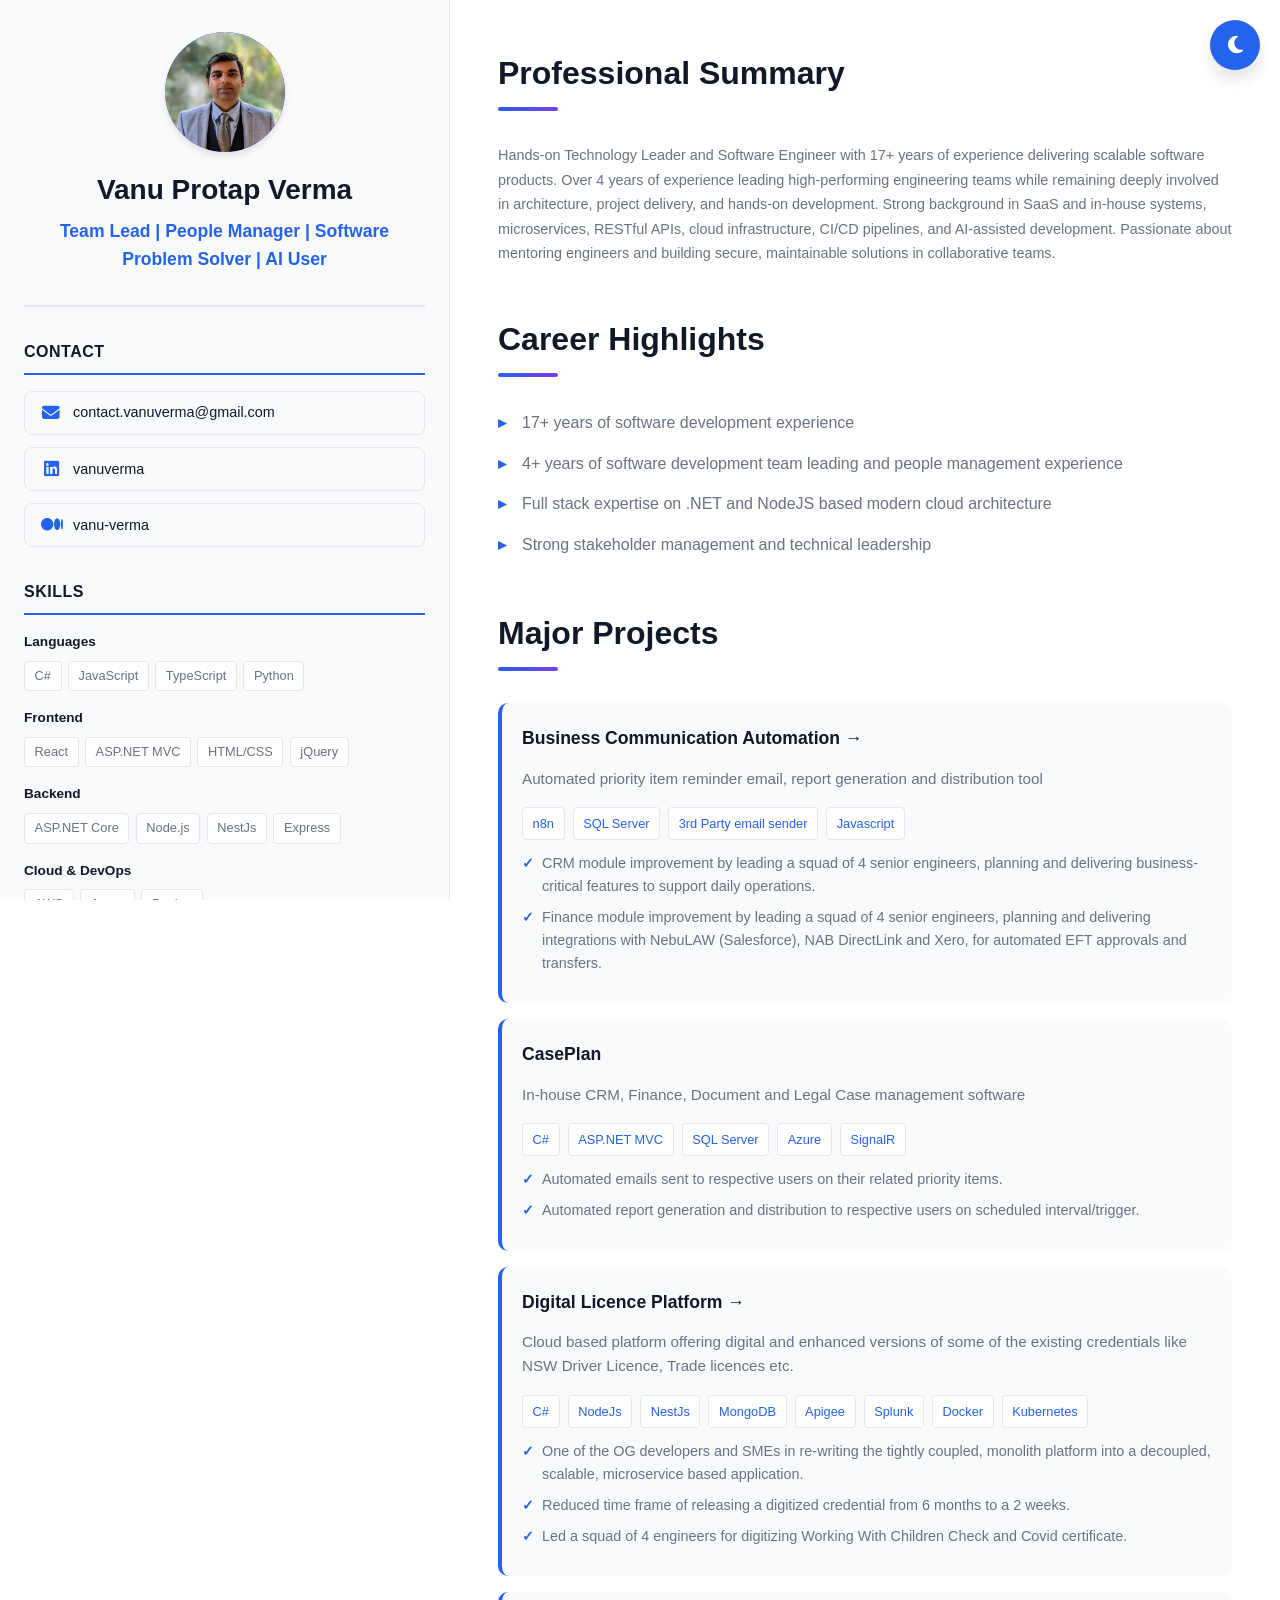
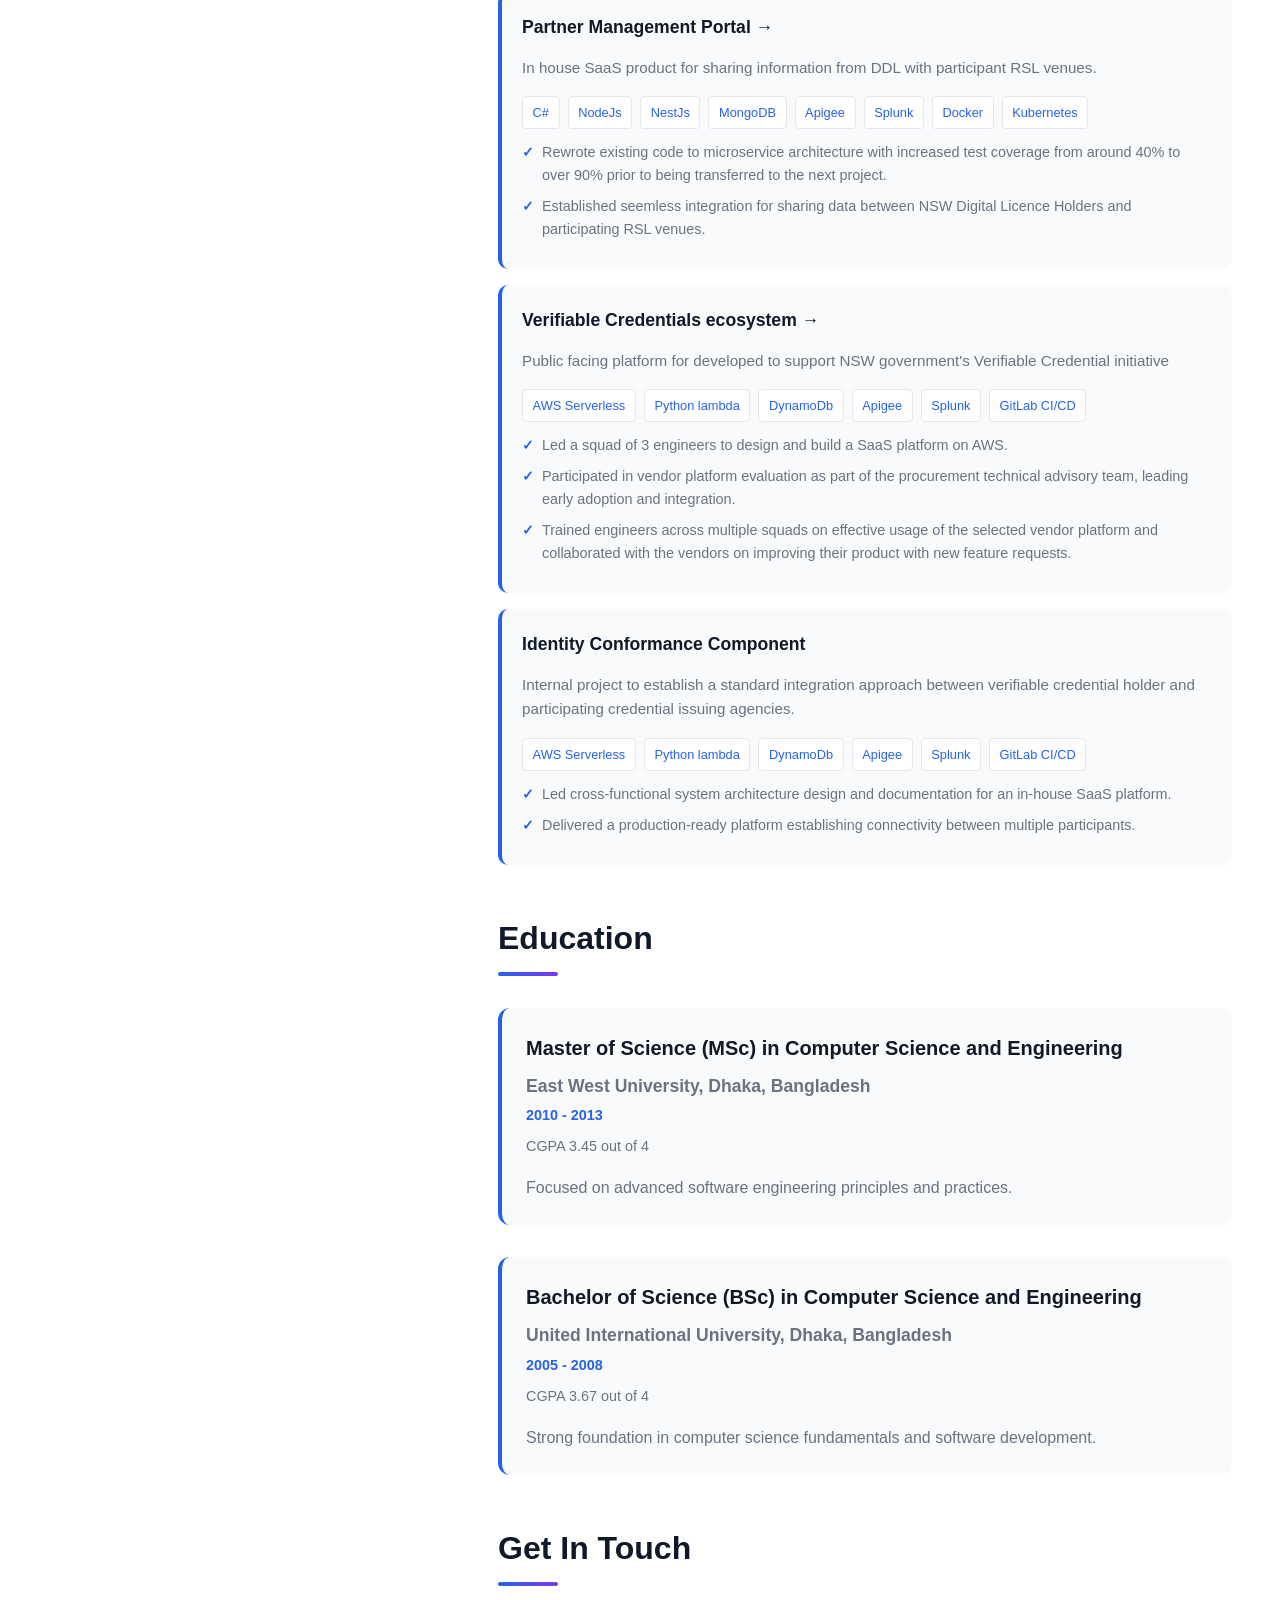
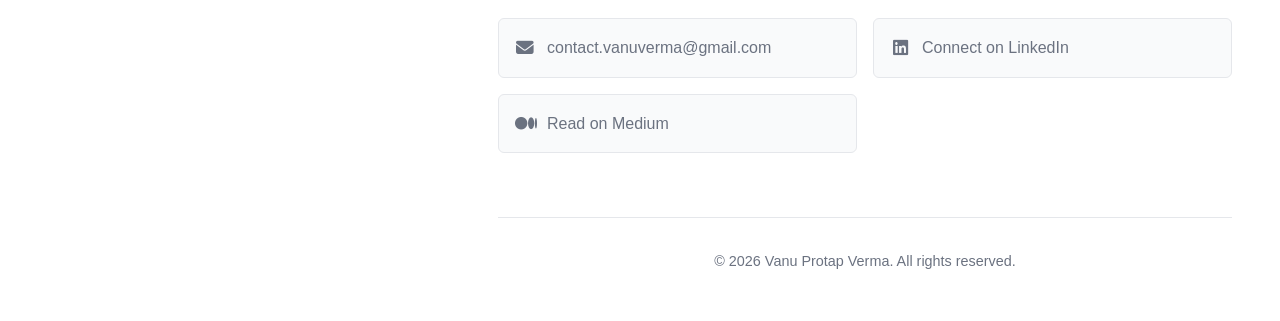
<file: index.html>
<!DOCTYPE html>
<html lang="en">
<head>
    <meta charset="UTF-8">
    <meta name="viewport" content="width=device-width, initial-scale=1.0">
    <meta name="description" content="Vanu Protap Verma - Portfolio and Resume">
    <meta name="keywords" content="Engineering team lead, portfolio, resume, manager">
    <meta name="author" content="Vanu Protap Verma">
    <title>Vanu Protap Verma - Portfolio</title>
    <link rel="stylesheet" href="styles.css">
    <link rel="stylesheet" href="https://cdnjs.cloudflare.com/ajax/libs/font-awesome/6.4.0/css/all.min.css">
    <script>
        !function(t,e){var o,n,p,r;e.__SV||(window.posthog=e,e._i=[],e.init=function(i,s,a){function g(t,e){var o=e.split(".");2==o.length&&(t=t[o[0]],e=o[1]),t[e]=function(){t.push([e].concat(Array.prototype.slice.call(arguments,0)))}}(p=t.createElement("script")).type="text/javascript",p.async=!0,p.src=s.api_host.replace(".i.posthog.com","-assets.i.posthog.com")+"/static/array.js",(r=t.getElementsByTagName("script")[0]).parentNode.insertBefore(p,r);var u=e;for(void 0!==a?u=e[a]=[]:a="posthog",u.people=u.people||[],u.toString=function(t){var e="posthog";return"posthog"!==a&&(e+="."+a),t||(e+=" (stub)"),e},u.people.toString=function(){return u.toString(1)+".people (stub)"},o="init capture register register_once register_for_session unregister opt_out_capturing has_opted_out_capturing opt_in_capturing reset isFeatureEnabled getFeatureFlag getFeatureFlagPayload reloadFeatureFlags group identify setPersonProperties setPersonPropertiesForFlags resetPersonPropertiesForFlags setGroupPropertiesForFlags resetGroupPropertiesForFlags resetGroups onFeatureFlags addFeatureFlagsHandler onSessionId getSurveys getActiveMatchingSurveys renderSurvey canRenderSurvey getNextSurveyStep".split(" "),n=0;n<o.length;n++)g(u,o[n]);e._i.push([i,s,a])},e.__SV=1)}(document,window.posthog||[]);
        posthog.init('phc_v8VJVFxAT62Tx60gpnQ9fvidoGuvIyEFESOv3QbUDI0', {
            api_host: 'https://us.i.posthog.com',
            defaults: '2026-01-30'
        })
    </script>
</head>
<body>
    <!-- Theme Toggle Button -->
    <button class="theme-toggle" id="themeToggle">
        <i class="fas fa-moon"></i>
    </button>

    <!-- Main Layout Container -->
    <div class="resume-container">
        <!-- Left Sidebar (Fixed) -->
        <aside class="sidebar">
            <div class="sidebar-content">
                <!-- Profile Section -->
                <div class="profile-section">
                    <div class="profile-image" id="profileImage">
                        <img class="profile-photo" id="profilePhoto" src="" alt="Profile" style="display: none;">
                        <span class="profile-initials" id="profileInitials">VV</span>
                    </div>
                    <h1 class="profile-name" id="heroName">Vanu Protap Verma</h1>
                    <p class="profile-title" id="heroTitle">Portfolio</p>
                </div>

                <!-- Contact Icons Section -->
                <div class="sidebar-section">
                    <h2 class="sidebar-heading">Contact</h2>
                    <div class="sidebar-contact-icons" id="sidebarContactIcons">
                        <!-- Content loaded from data.json -->
                    </div>
                </div>

                <!-- Skills Section -->
                <div class="sidebar-section">
                    <h2 class="sidebar-heading">Skills</h2>
                    <div id="skillsContainer">
                        <!-- Content loaded from data.json -->
                    </div>
                </div>
            </div>
        </aside>

        <!-- Right Content Area (Scrollable) -->
        <main class="main-content">
            <!-- Summary Section -->
            <section id="about" class="content-section">
                <h2 class="content-heading">Professional Summary</h2>
                <div class="about-content" id="aboutText">
                    <!-- Content loaded from data.json -->
                </div>
            </section>

            <!-- Key Responsibilities Section -->
            <section id="responsibilitiesSection" class="content-section">
                <h2 class="content-heading">Career Highlights</h2>
                <div id="responsibilitiesContainer">
                    <!-- Content loaded from data.json -->
                </div>
            </section>

            <!-- Experience Section -->
            <section id="experience" class="content-section">
                <h2 class="content-heading">Major Projects</h2>
                <div class="experience-list" id="experienceTimeline">
                    <!-- Content loaded from data.json -->
                </div>
            </section>

            <!-- Education Section -->
            <section id="education" class="content-section">
                <h2 class="content-heading">Education</h2>
                <div id="educationList">
                    <!-- Content loaded from data.json -->
                </div>
            </section>

            <!-- Certifications Section -->
            <section id="certifications" class="content-section">
                <h2 class="content-heading">Certifications</h2>
                <div id="certificationsList">
                    <!-- Content loaded from data.json -->
                </div>
            </section>

            <!-- Projects Section -->
            <section id="projects" class="content-section">
                <h2 class="content-heading">Personal Projects</h2>
                <div class="projects-list" id="projectsGrid">
                    <!-- Content loaded from data.json -->
                </div>
            </section>

            <!-- Contact Section -->
            <section id="contact" class="content-section">
                <h2 class="content-heading">Get In Touch</h2>
                <div class="contact-list" id="contactMethods">
                    <!-- Content loaded from data.json -->
                </div>
            </section>

            <!-- Footer -->
            <footer class="main-footer">
                <p>&copy; <span id="currentYear"></span> <span id="footerName">Vanu Verma</span>. All rights reserved.</p>
            </footer>
        </main>
    </div>

    <script src="script.js?v=2"></script>
</body>
</html>
</file>
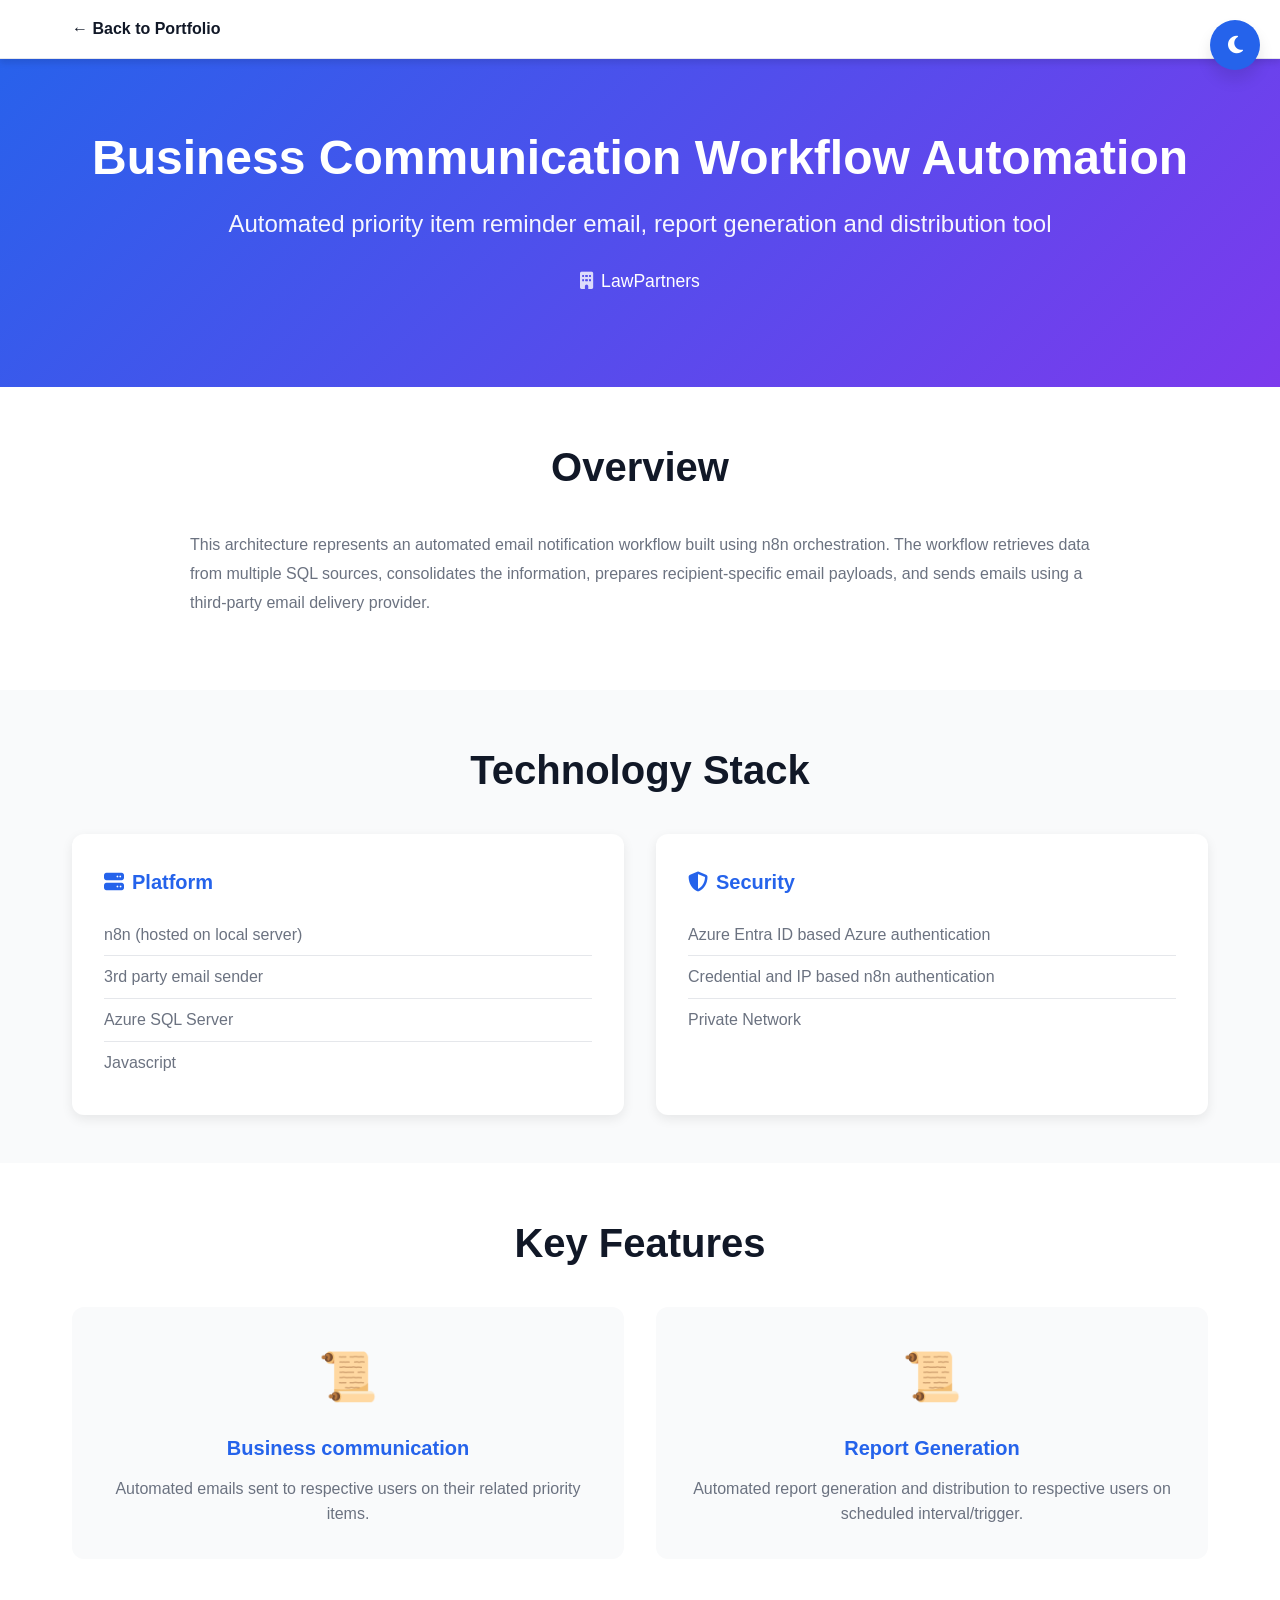
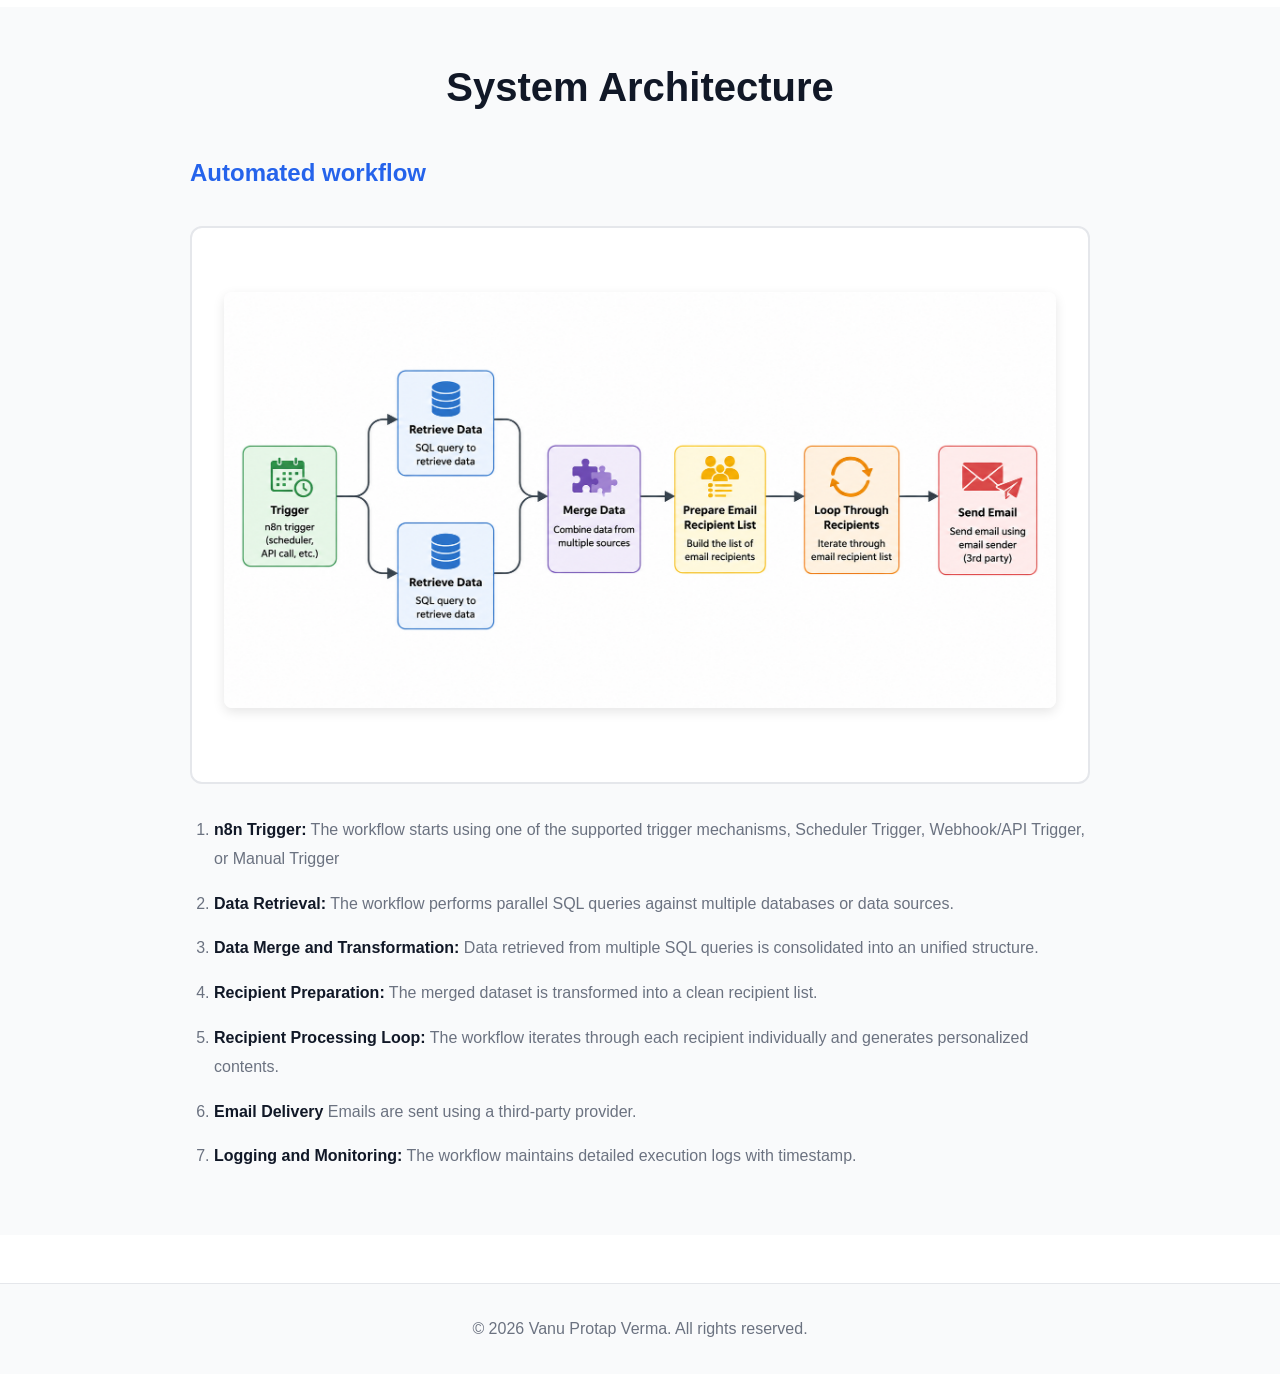
<file: project-business-communication-automation.html>
<!DOCTYPE html>
<html lang="en">
<head>
    <meta charset="UTF-8">
    <meta name="viewport" content="width=device-width, initial-scale=1.0">
    <title>Business communication workflow automation</title>
    <link rel="stylesheet" href="styles.css">
    <link rel="stylesheet" href="project-detail.css">
    <link rel="stylesheet" href="https://cdnjs.cloudflare.com/ajax/libs/font-awesome/6.4.0/css/all.min.css">
    <script>
        !function(t,e){var o,n,p,r;e.__SV||(window.posthog=e,e._i=[],e.init=function(i,s,a){function g(t,e){var o=e.split(".");2==o.length&&(t=t[o[0]],e=o[1]),t[e]=function(){t.push([e].concat(Array.prototype.slice.call(arguments,0)))}}(p=t.createElement("script")).type="text/javascript",p.async=!0,p.src=s.api_host.replace(".i.posthog.com","-assets.i.posthog.com")+"/static/array.js",(r=t.getElementsByTagName("script")[0]).parentNode.insertBefore(p,r);var u=e;for(void 0!==a?u=e[a]=[]:a="posthog",u.people=u.people||[],u.toString=function(t){var e="posthog";return"posthog"!==a&&(e+="."+a),t||(e+=" (stub)"),e},u.people.toString=function(){return u.toString(1)+".people (stub)"},o="init capture register register_once register_for_session unregister opt_out_capturing has_opted_out_capturing opt_in_capturing reset isFeatureEnabled getFeatureFlag getFeatureFlagPayload reloadFeatureFlags group identify setPersonProperties setPersonPropertiesForFlags resetPersonPropertiesForFlags setGroupPropertiesForFlags resetGroupPropertiesForFlags resetGroups onFeatureFlags addFeatureFlagsHandler onSessionId getSurveys getActiveMatchingSurveys renderSurvey canRenderSurvey getNextSurveyStep".split(" "),n=0;n<o.length;n++)g(u,o[n]);e._i.push([i,s,a])},e.__SV=1)}(document,window.posthog||[]);
        posthog.init('phc_v8VJVFxAT62Tx60gpnQ9fvidoGuvIyEFESOv3QbUDI0', {
            api_host: 'https://us.i.posthog.com',
            defaults: '2026-01-30'
        })
    </script>
</head>
<body>
    <!-- Navigation -->
    <nav class="navbar">
        <div class="nav-container">
            <a href="index.html" class="nav-logo">← Back to Portfolio</a>
            <button class="theme-toggle" id="themeToggle">
                <i class="fas fa-moon"></i>
            </button>
        </div>
    </nav>

    <!-- Project Header -->
    <section class="project-header">
        <div class="container">
            <h1 class="project-title-large">Business Communication Workflow Automation</h1>
            <p class="project-subtitle">Automated priority item reminder email, report generation and distribution tool</p>
            <div class="project-meta">
                <span class="meta-item"><i class="fas fa-building"></i> LawPartners</span>
            </div>
        </div>
    </section>

    <!-- Project Overview -->
    <section class="section">
        <div class="container">
            <h2 class="section-title">Overview</h2>
            <div class="content-section">
                <p>This architecture represents an automated email notification workflow built using n8n orchestration. The workflow retrieves data from multiple SQL sources, consolidates the information, prepares recipient-specific email payloads, and sends emails using a third-party email delivery provider.</p>
            </div>
        </div>
    </section>

    <!-- Tech Stack -->
    <section class="section section-alt">
        <div class="container">
            <h2 class="section-title">Technology Stack</h2>
            <div class="tech-stack-grid">
                <div class="tech-stack-item">
                    <h3><i class="fas fa-server"></i> Platform</h3>
                    <ul>
                        <li>n8n (hosted on local server)</li>
                        <li>3rd party email sender</li>
                        <li>Azure SQL Server</li>
                        <li>Javascript</li>
                    </ul>
                </div>
                <div class="tech-stack-item">
                    <h3><i class="fas fa-shield-alt"></i> Security</h3>
                    <ul>
                        <li>Azure Entra ID based Azure authentication</li>
                        <li>Credential and IP based n8n authentication</li>
                        <li>Private Network</li>
                    </ul>
                </div>
            </div>
        </div>
    </section>

    <!-- Key Features -->
    <section class="section">
        <div class="container">
            <h2 class="section-title">Key Features</h2>
            <div class="features-grid">
                <div class="feature-item">
                    <div class="feature-icon">📜</div>
                    <h3>Business communication</h3>
                    <p>Automated emails sent to respective users on their related priority items.</p>
                </div>
                <div class="feature-item">
                    <div class="feature-icon">📜</div>
                    <h3>Report Generation</h3>
                    <p>Automated report generation and distribution to respective users on scheduled interval/trigger.</p>
                </div>
                <!-- <div class="feature-item">
                    <div class="feature-icon">🔗</div>
                    <h3>Verification Request Links</h3>
                    <p>Verifiers generate secure verification request links presented as QR codes.</p>
                </div>
                <div class="feature-item">
                    <div class="feature-icon">✅</div>
                    <h3>Cryptographic Validation</h3>
                    <p>PKI-based cryptographic verification ensures credential authenticity and integrity.</p>
                </div> -->
            </div>
        </div>
    </section>

    <!-- System Architecture -->
    <section class="section section-alt">
        <div class="container">
            <h2 class="section-title">System Architecture</h2>
            <div class="content-section">
                <h3>Automated workflow</h3>
                <div class="architecture-diagram">
                    <img src="images/Automated Business Communication - n8n.jpg" alt="Business communication automation Flow" style="max-width: 100%; height: auto; border-radius: 8px; margin: 2rem 0; box-shadow: 0 4px 12px rgba(0, 0, 0, 0.1);">
                </div>
                <ol class="architecture-list">
                    <li><strong>n8n Trigger:</strong> The workflow starts using one of the supported trigger mechanisms, Scheduler Trigger, Webhook/API Trigger, or Manual Trigger</li>
                    <li><strong>Data Retrieval:</strong> The workflow performs parallel SQL queries against multiple databases or data sources.</li>
                    <li><strong>Data Merge and Transformation:</strong> Data retrieved from multiple SQL queries is consolidated into an unified structure.</li>
                    <li><strong>Recipient Preparation:</strong> The merged dataset is transformed into a clean recipient list.</li>
                    <li><strong>Recipient Processing Loop:</strong> The workflow iterates through each recipient individually and generates personalized contents.</li>
                    <li><strong>Email Delivery</strong> Emails are sent using a third-party provider.</li>
                    <li><strong>Logging and Monitoring:</strong> The workflow maintains detailed execution logs with timestamp.</li>
                </ol>
            </div>
        </div>
    </section>

    <!-- Technical Highlights -->
    <!-- <section class="section">
        <div class="container">
            <h2 class="section-title">Technical Highlights</h2>
            <div class="challenges-list">
                <div class="challenge-item">
                    <h3>W3C Standards Implementation</h3>
                    <p>Built credential system following W3C Verifiable Credentials specification for interoperability and future-proofing.</p>
                </div>
                
                <div class="challenge-item">
                    <h3>Selective Disclosure Technology</h3>
                    <p>Implemented privacy-preserving selective disclosure allowing users to share only necessary credential attributes.</p>
                </div>
                
                <div class="challenge-item">
                    <h3>Verifier Integration System</h3>
                    <p>Created flexible verifier registration and verification request system with QR code-based presentation.</p>
                </div>
            </div>
        </div>
    </section> -->

    <!-- Results -->
    <!-- <section class="section section-alt">
        <div class="container">
            <h2 class="section-title">Impact</h2>
            <div class="content-section">
                <ul class="achievement-list">
                    <li>Standards-compliant verifiable credentials platform following W3C specifications</li>
                    <li>Privacy-first design with selective disclosure capabilities</li>
                    <li>Seamless verifier integration with QR code-based verification requests</li>
                    <li>End-to-end cryptographic security with PKI encryption and validation</li>
                </ul>
            </div>
        </div>
    </section> -->

    <!-- Footer -->
    <footer class="footer">
        <div class="container">
            <p>&copy; <span id="currentYear"></span> Vanu Protap Verma. All rights reserved.</p>
        </div>
    </footer>

    <script>
        // Theme Toggle
        const themeToggle = document.getElementById('themeToggle');
        const htmlElement = document.documentElement;

        function setTheme(theme) {
            htmlElement.setAttribute('data-theme', theme);
            localStorage.setItem('theme', theme);
            
            const icon = themeToggle.querySelector('i');
            if (theme === 'dark') {
                icon.classList.remove('fa-moon');
                icon.classList.add('fa-sun');
            } else {
                icon.classList.remove('fa-sun');
                icon.classList.add('fa-moon');
            }
        }

        const currentTheme = localStorage.getItem('theme') || 'light';
        setTheme(currentTheme);

        themeToggle.addEventListener('click', () => {
            const newTheme = htmlElement.getAttribute('data-theme') === 'dark' ? 'light' : 'dark';
            setTheme(newTheme);
        });

        // Set current year
        document.getElementById('currentYear').textContent = new Date().getFullYear();
    </script>
</body>
</html>
</file>
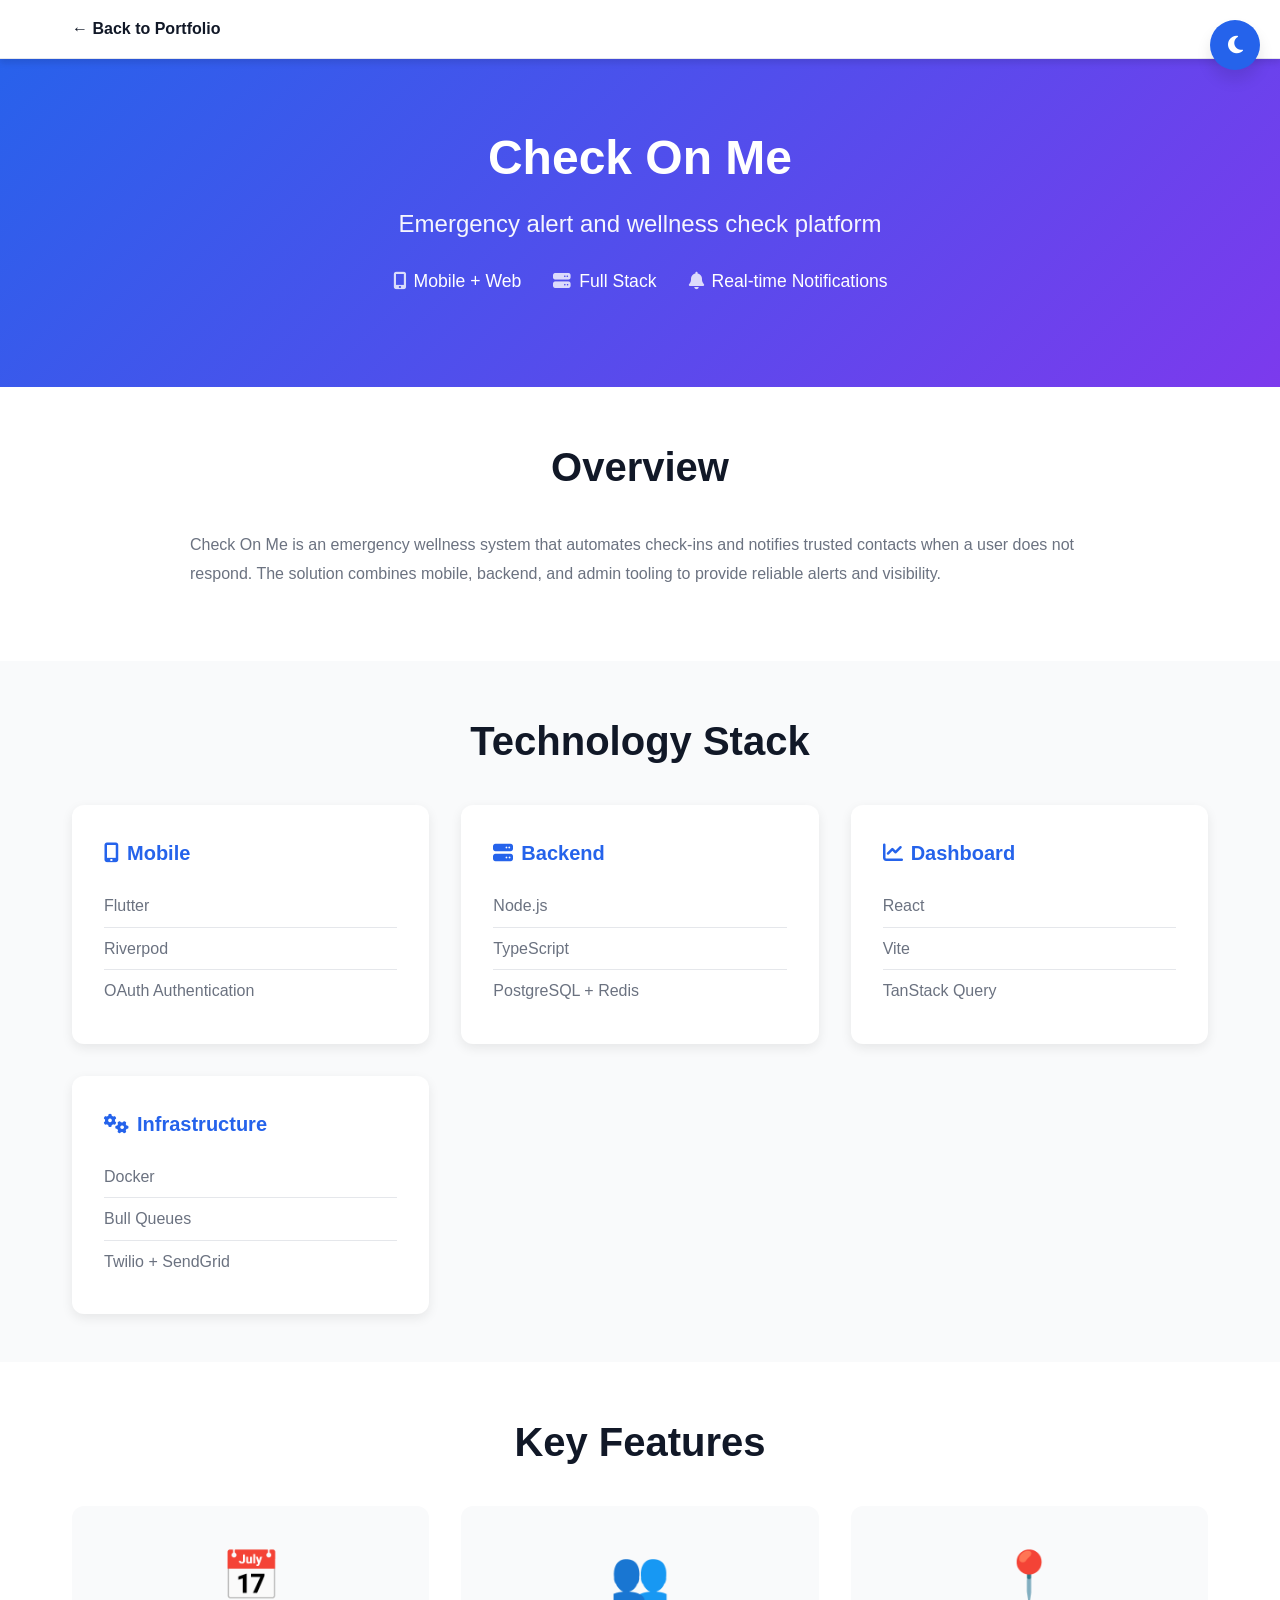
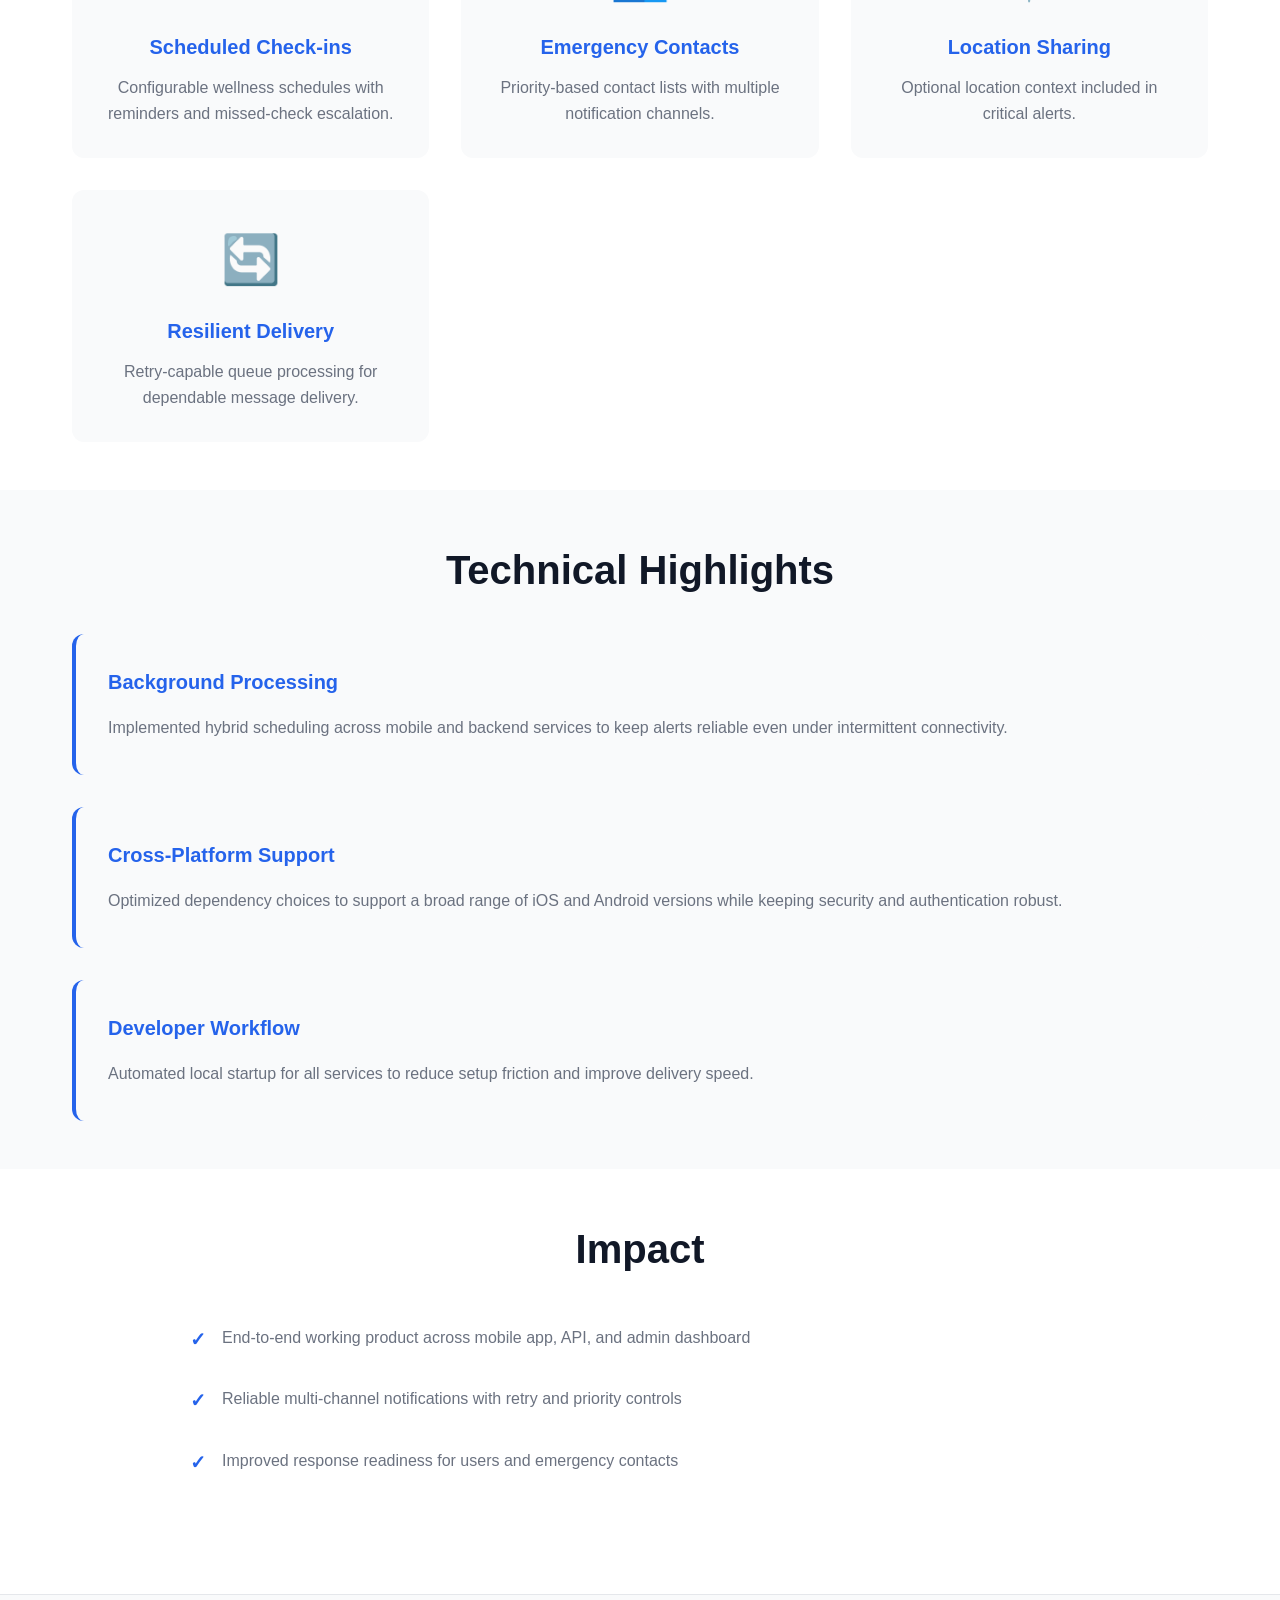
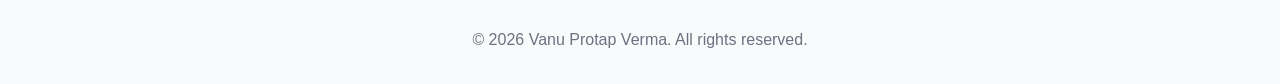
<file: project-check-on-me.html>
<!DOCTYPE html>
<html lang="en">
<head>
    <meta charset="UTF-8">
    <meta name="viewport" content="width=device-width, initial-scale=1.0">
    <title>Check On Me - Project Details</title>
    <link rel="stylesheet" href="styles.css">
    <link rel="stylesheet" href="project-detail.css">
    <link rel="stylesheet" href="https://cdnjs.cloudflare.com/ajax/libs/font-awesome/6.4.0/css/all.min.css">
</head>
<body>
    <nav class="navbar">
        <div class="nav-container">
            <a href="index.html" class="nav-logo">← Back to Portfolio</a>
            <button class="theme-toggle" id="themeToggle">
                <i class="fas fa-moon"></i>
            </button>
        </div>
    </nav>

    <section class="project-header">
        <div class="container">
            <h1 class="project-title-large">Check On Me</h1>
            <p class="project-subtitle">Emergency alert and wellness check platform</p>
            <div class="project-meta">
                <span class="meta-item"><i class="fas fa-mobile-alt"></i> Mobile + Web</span>
                <span class="meta-item"><i class="fas fa-server"></i> Full Stack</span>
                <span class="meta-item"><i class="fas fa-bell"></i> Real-time Notifications</span>
            </div>
        </div>
    </section>

    <section class="section">
        <div class="container">
            <h2 class="section-title">Overview</h2>
            <div class="content-section">
                <p>
                    Check On Me is an emergency wellness system that automates check-ins and notifies trusted contacts
                    when a user does not respond. The solution combines mobile, backend, and admin tooling to provide
                    reliable alerts and visibility.
                </p>
            </div>
        </div>
    </section>

    <section class="section section-alt">
        <div class="container">
            <h2 class="section-title">Technology Stack</h2>
            <div class="tech-stack-grid">
                <div class="tech-stack-item">
                    <h3><i class="fas fa-mobile-alt"></i> Mobile</h3>
                    <ul>
                        <li>Flutter</li>
                        <li>Riverpod</li>
                        <li>OAuth Authentication</li>
                    </ul>
                </div>
                <div class="tech-stack-item">
                    <h3><i class="fas fa-server"></i> Backend</h3>
                    <ul>
                        <li>Node.js</li>
                        <li>TypeScript</li>
                        <li>PostgreSQL + Redis</li>
                    </ul>
                </div>
                <div class="tech-stack-item">
                    <h3><i class="fas fa-chart-line"></i> Dashboard</h3>
                    <ul>
                        <li>React</li>
                        <li>Vite</li>
                        <li>TanStack Query</li>
                    </ul>
                </div>
                <div class="tech-stack-item">
                    <h3><i class="fas fa-cogs"></i> Infrastructure</h3>
                    <ul>
                        <li>Docker</li>
                        <li>Bull Queues</li>
                        <li>Twilio + SendGrid</li>
                    </ul>
                </div>
            </div>
        </div>
    </section>

    <section class="section">
        <div class="container">
            <h2 class="section-title">Key Features</h2>
            <div class="features-grid">
                <div class="feature-item">
                    <div class="feature-icon">📅</div>
                    <h3>Scheduled Check-ins</h3>
                    <p>Configurable wellness schedules with reminders and missed-check escalation.</p>
                </div>
                <div class="feature-item">
                    <div class="feature-icon">👥</div>
                    <h3>Emergency Contacts</h3>
                    <p>Priority-based contact lists with multiple notification channels.</p>
                </div>
                <div class="feature-item">
                    <div class="feature-icon">📍</div>
                    <h3>Location Sharing</h3>
                    <p>Optional location context included in critical alerts.</p>
                </div>
                <div class="feature-item">
                    <div class="feature-icon">🔄</div>
                    <h3>Resilient Delivery</h3>
                    <p>Retry-capable queue processing for dependable message delivery.</p>
                </div>
            </div>
        </div>
    </section>

    <section class="section section-alt">
        <div class="container">
            <h2 class="section-title">Technical Highlights</h2>
            <div class="challenges-list">
                <div class="challenge-item">
                    <h3>Background Processing</h3>
                    <p>
                        Implemented hybrid scheduling across mobile and backend services to keep alerts reliable even
                        under intermittent connectivity.
                    </p>
                </div>
                <div class="challenge-item">
                    <h3>Cross-Platform Support</h3>
                    <p>
                        Optimized dependency choices to support a broad range of iOS and Android versions while keeping
                        security and authentication robust.
                    </p>
                </div>
                <div class="challenge-item">
                    <h3>Developer Workflow</h3>
                    <p>
                        Automated local startup for all services to reduce setup friction and improve delivery speed.
                    </p>
                </div>
            </div>
        </div>
    </section>

    <section class="section">
        <div class="container">
            <h2 class="section-title">Impact</h2>
            <div class="content-section">
                <ul class="achievement-list">
                    <li>End-to-end working product across mobile app, API, and admin dashboard</li>
                    <li>Reliable multi-channel notifications with retry and priority controls</li>
                    <li>Improved response readiness for users and emergency contacts</li>
                </ul>
            </div>
        </div>
    </section>

    <footer class="footer">
        <div class="container">
            <p>&copy; <span id="currentYear"></span> Vanu Protap Verma. All rights reserved.</p>
        </div>
    </footer>

    <script>
        const themeToggle = document.getElementById('themeToggle');
        const htmlElement = document.documentElement;

        function setTheme(theme) {
            htmlElement.setAttribute('data-theme', theme);
            localStorage.setItem('theme', theme);

            const icon = themeToggle.querySelector('i');
            if (theme === 'dark') {
                icon.classList.remove('fa-moon');
                icon.classList.add('fa-sun');
            } else {
                icon.classList.remove('fa-sun');
                icon.classList.add('fa-moon');
            }
        }

        setTheme(localStorage.getItem('theme') || 'light');

        themeToggle.addEventListener('click', () => {
            const newTheme = htmlElement.getAttribute('data-theme') === 'dark' ? 'light' : 'dark';
            setTheme(newTheme);
        });

        document.getElementById('currentYear').textContent = new Date().getFullYear();
    </script>
</body>
</html>
</file>
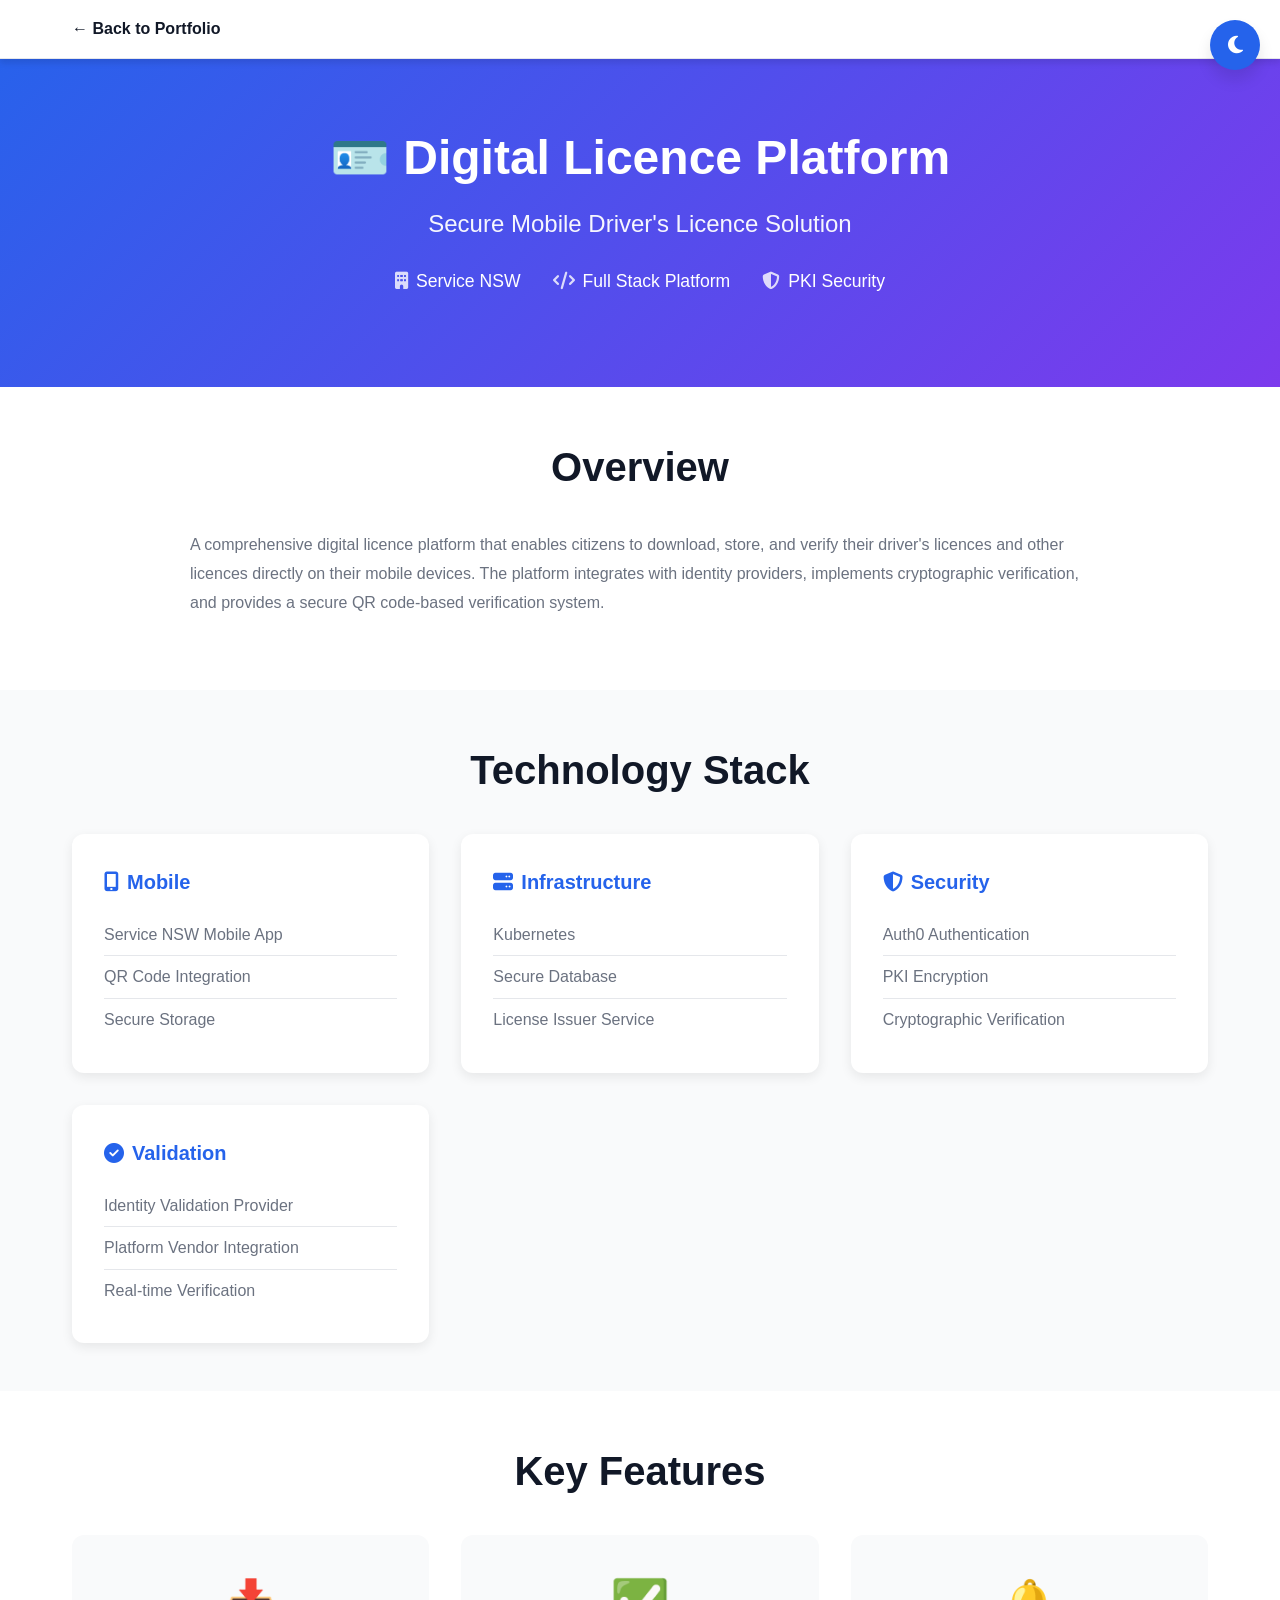
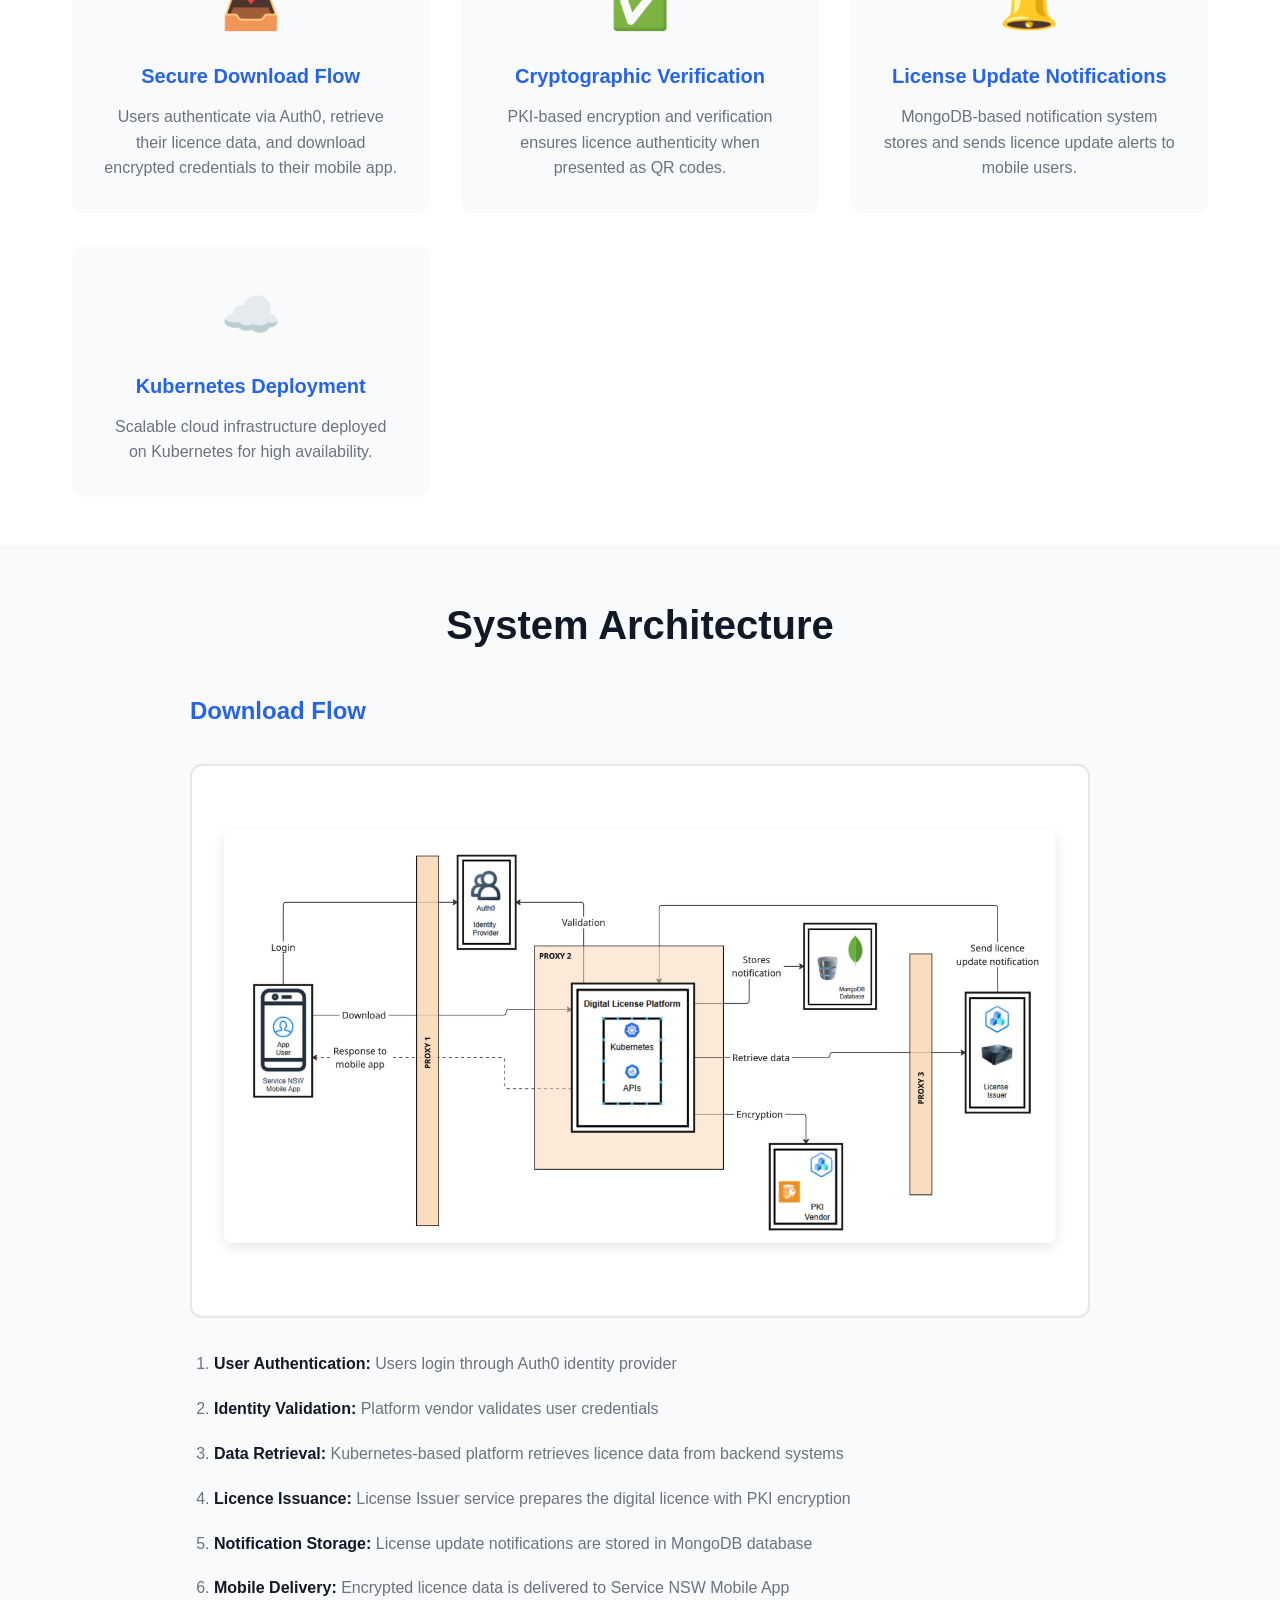
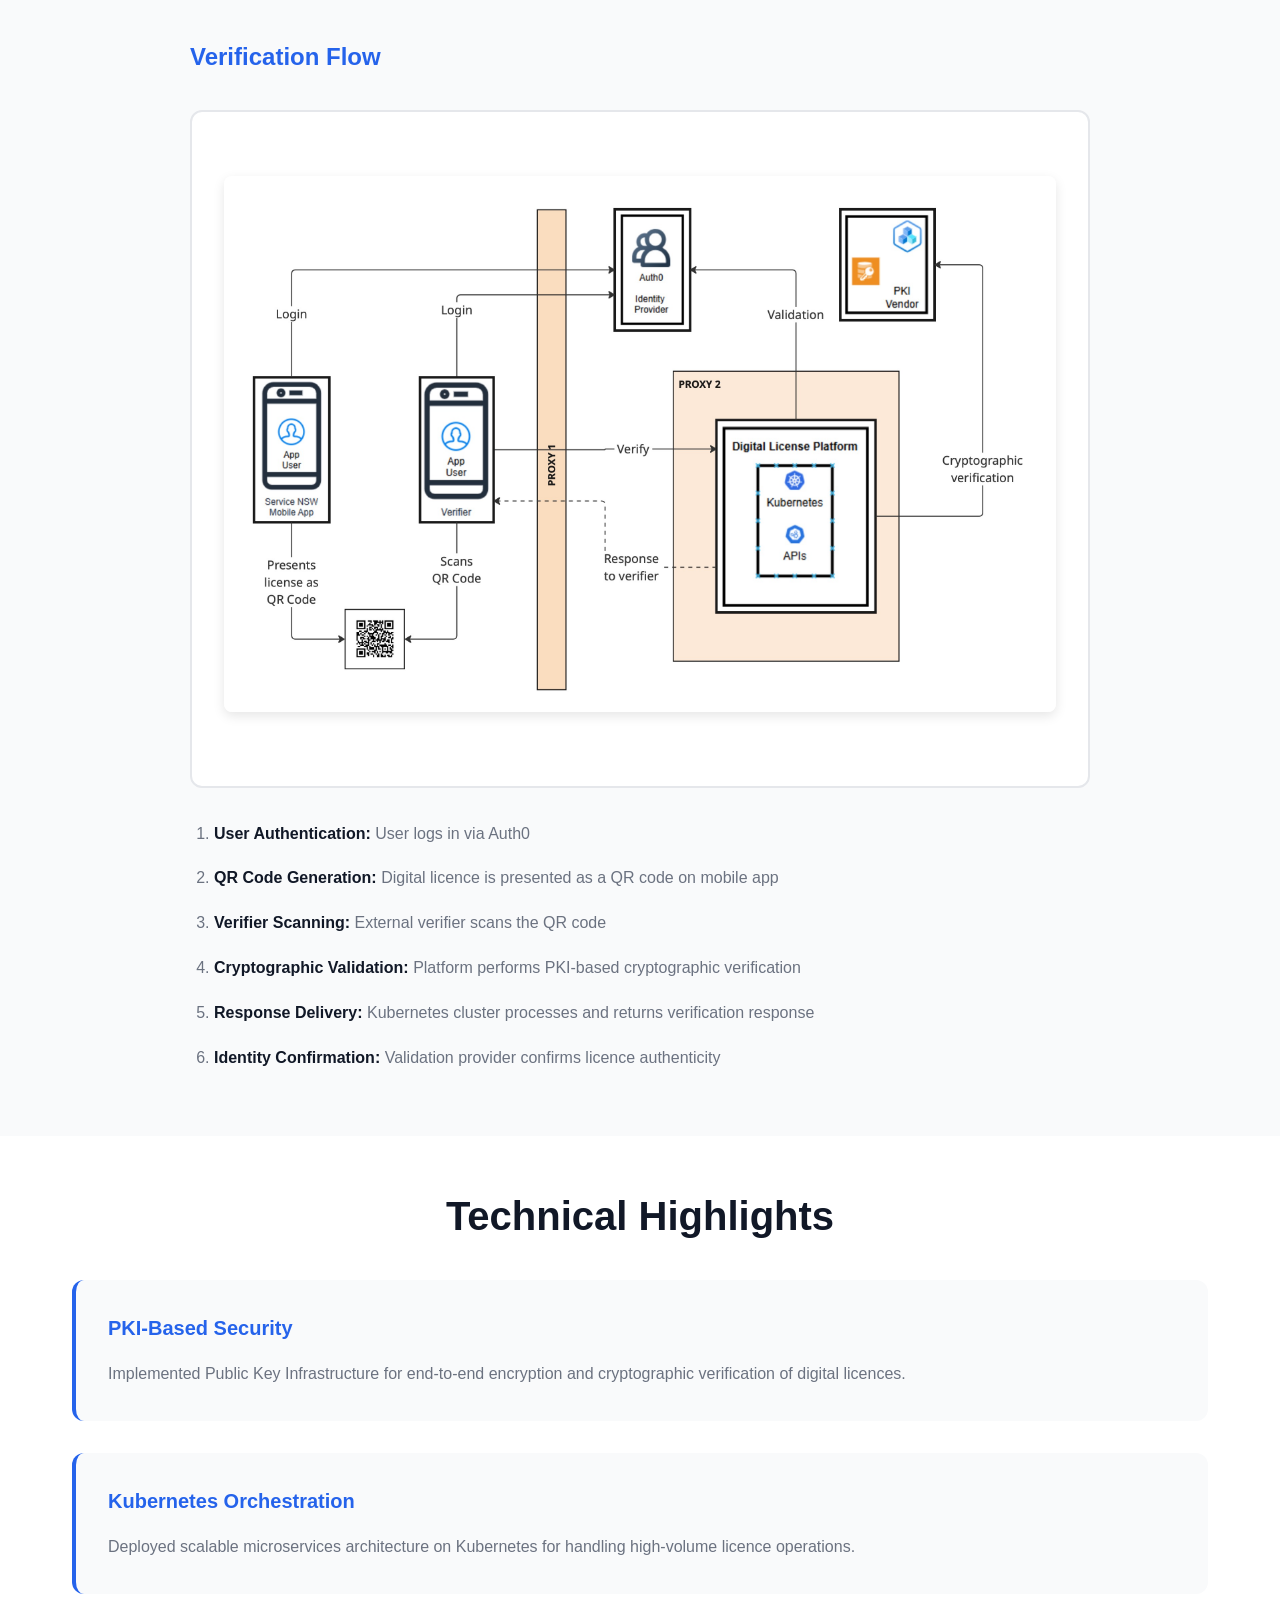
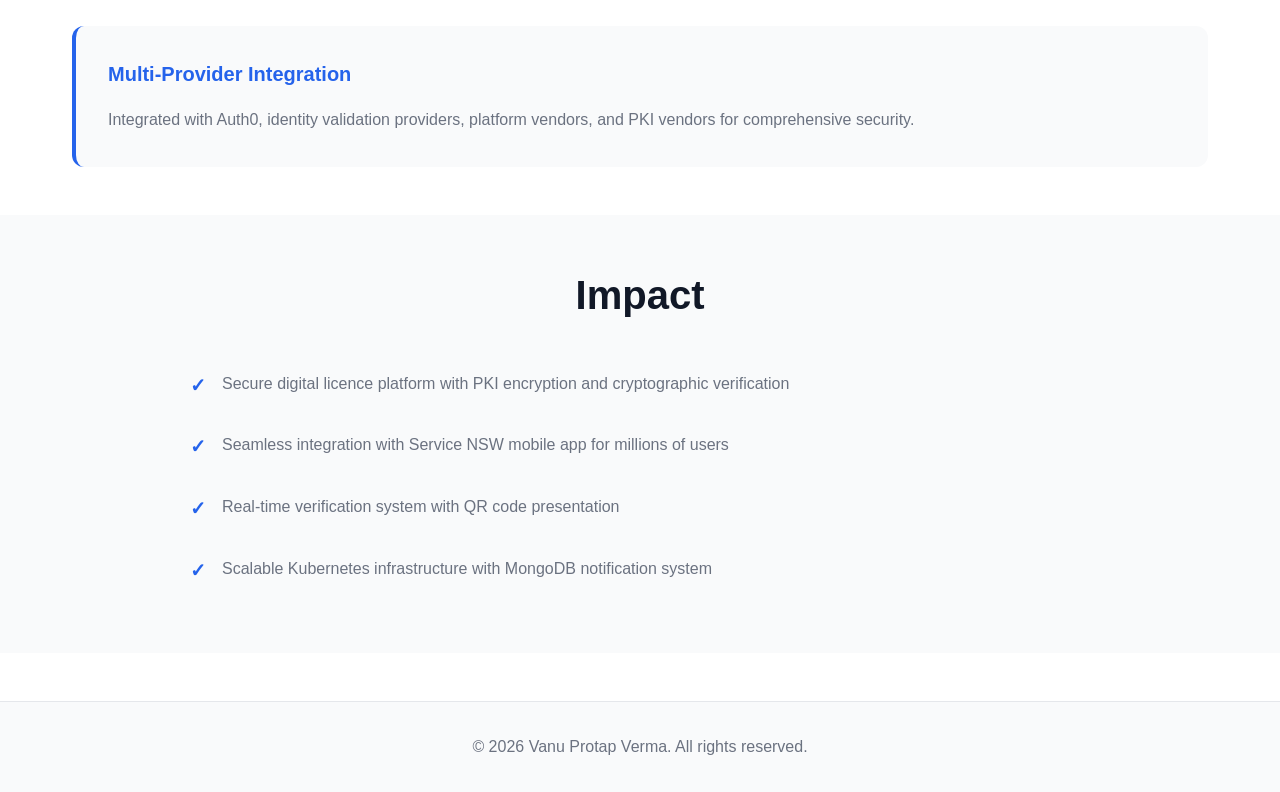
<file: project-digital-licence-platform.html>
<!DOCTYPE html>
<html lang="en">
<head>
    <meta charset="UTF-8">
    <meta name="viewport" content="width=device-width, initial-scale=1.0">
    <title>Digital Licence Platform - Project Details</title>
    <link rel="stylesheet" href="styles.css">
    <link rel="stylesheet" href="project-detail.css">
    <link rel="stylesheet" href="https://cdnjs.cloudflare.com/ajax/libs/font-awesome/6.4.0/css/all.min.css">
</head>
<body>
    <!-- Navigation -->
    <nav class="navbar">
        <div class="nav-container">
            <a href="index.html" class="nav-logo">← Back to Portfolio</a>
            <button class="theme-toggle" id="themeToggle">
                <i class="fas fa-moon"></i>
            </button>
        </div>
    </nav>

    <!-- Project Header -->
    <section class="project-header">
        <div class="container">
            <h1 class="project-title-large">🪪 Digital Licence Platform</h1>
            <p class="project-subtitle">Secure Mobile Driver's Licence Solution</p>
            <div class="project-meta">
                <span class="meta-item"><i class="fas fa-building"></i> Service NSW</span>
                <span class="meta-item"><i class="fas fa-code"></i> Full Stack Platform</span>
                <span class="meta-item"><i class="fas fa-shield-alt"></i> PKI Security</span>
            </div>
        </div>
    </section>

    <!-- Project Overview -->
    <section class="section">
        <div class="container">
            <h2 class="section-title">Overview</h2>
            <div class="content-section">
                <p>A comprehensive digital licence platform that enables citizens to download, store, and verify their driver's licences and other licences directly on their mobile devices. The platform integrates with identity providers, implements cryptographic verification, and provides a secure QR code-based verification system.</p>
            </div>
        </div>
    </section>

    <!-- Tech Stack -->
    <section class="section section-alt">
        <div class="container">
            <h2 class="section-title">Technology Stack</h2>
            <div class="tech-stack-grid">
                <div class="tech-stack-item">
                    <h3><i class="fas fa-mobile-alt"></i> Mobile</h3>
                    <ul>
                        <li>Service NSW Mobile App</li>
                        <li>QR Code Integration</li>
                        <li>Secure Storage</li>
                    </ul>
                </div>
                <div class="tech-stack-item">
                    <h3><i class="fas fa-server"></i> Infrastructure</h3>
                    <ul>
                        <li>Kubernetes</li>
                        <li>Secure Database</li>
                        <li>License Issuer Service</li>
                    </ul>
                </div>
                <div class="tech-stack-item">
                    <h3><i class="fas fa-shield-alt"></i> Security</h3>
                    <ul>
                        <li>Auth0 Authentication</li>
                        <li>PKI Encryption</li>
                        <li>Cryptographic Verification</li>
                    </ul>
                </div>
                <div class="tech-stack-item">
                    <h3><i class="fas fa-check-circle"></i> Validation</h3>
                    <ul>
                        <li>Identity Validation Provider</li>
                        <li>Platform Vendor Integration</li>
                        <li>Real-time Verification</li>
                    </ul>
                </div>
            </div>
        </div>
    </section>

    <!-- Key Features -->
    <section class="section">
        <div class="container">
            <h2 class="section-title">Key Features</h2>
            <div class="features-grid">
                <div class="feature-item">
                    <div class="feature-icon">📥</div>
                    <h3>Secure Download Flow</h3>
                    <p>Users authenticate via Auth0, retrieve their licence data, and download encrypted credentials to their mobile app.</p>
                </div>
                <div class="feature-item">
                    <div class="feature-icon">✅</div>
                    <h3>Cryptographic Verification</h3>
                    <p>PKI-based encryption and verification ensures licence authenticity when presented as QR codes.</p>
                </div>
                <div class="feature-item">
                    <div class="feature-icon">🔔</div>
                    <h3>License Update Notifications</h3>
                    <p>MongoDB-based notification system stores and sends licence update alerts to mobile users.</p>
                </div>
                <div class="feature-item">
                    <div class="feature-icon">☁️</div>
                    <h3>Kubernetes Deployment</h3>
                    <p>Scalable cloud infrastructure deployed on Kubernetes for high availability.</p>
                </div>
            </div>
        </div>
    </section>

    <!-- System Architecture -->
    <section class="section section-alt">
        <div class="container">
            <h2 class="section-title">System Architecture</h2>
            <div class="content-section">
                <h3>Download Flow</h3>
                <div class="architecture-diagram">
                    <img src="images/Digital Licence Platform (Download flow).jpg" alt="Digital Licence Platform Download Flow" style="max-width: 100%; height: auto; border-radius: 8px; margin: 2rem 0; box-shadow: 0 4px 12px rgba(0, 0, 0, 0.1);">
                </div>
                <ol class="architecture-list">
                    <li><strong>User Authentication:</strong> Users login through Auth0 identity provider</li>
                    <li><strong>Identity Validation:</strong> Platform vendor validates user credentials</li>
                    <li><strong>Data Retrieval:</strong> Kubernetes-based platform retrieves licence data from backend systems</li>
                    <li><strong>Licence Issuance:</strong> License Issuer service prepares the digital licence with PKI encryption</li>
                    <li><strong>Notification Storage:</strong> License update notifications are stored in MongoDB database</li>
                    <li><strong>Mobile Delivery:</strong> Encrypted licence data is delivered to Service NSW Mobile App</li>
                </ol>

                <h3>Verification Flow</h3>
                <div class="architecture-diagram">
                    <img src="images/Digital Licence Platform (Verify flow).jpg" alt="Digital Licence Platform Verify Flow" style="max-width: 100%; height: auto; border-radius: 8px; margin: 2rem 0; box-shadow: 0 4px 12px rgba(0, 0, 0, 0.1);">
                </div>
                <ol class="architecture-list">
                    <li><strong>User Authentication:</strong> User logs in via Auth0</li>
                    <li><strong>QR Code Generation:</strong> Digital licence is presented as a QR code on mobile app</li>
                    <li><strong>Verifier Scanning:</strong> External verifier scans the QR code</li>
                    <li><strong>Cryptographic Validation:</strong> Platform performs PKI-based cryptographic verification</li>
                    <li><strong>Response Delivery:</strong> Kubernetes cluster processes and returns verification response</li>
                    <li><strong>Identity Confirmation:</strong> Validation provider confirms licence authenticity</li>
                </ol>
            </div>
        </div>
    </section>

    <!-- Technical Highlights -->
    <section class="section">
        <div class="container">
            <h2 class="section-title">Technical Highlights</h2>
            <div class="challenges-list">
                <div class="challenge-item">
                    <h3>PKI-Based Security</h3>
                    <p>Implemented Public Key Infrastructure for end-to-end encryption and cryptographic verification of digital licences.</p>
                </div>
                
                <div class="challenge-item">
                    <h3>Kubernetes Orchestration</h3>
                    <p>Deployed scalable microservices architecture on Kubernetes for handling high-volume licence operations.</p>
                </div>
                
                <div class="challenge-item">
                    <h3>Multi-Provider Integration</h3>
                    <p>Integrated with Auth0, identity validation providers, platform vendors, and PKI vendors for comprehensive security.</p>
                </div>
            </div>
        </div>
    </section>

    <!-- Results -->
    <section class="section section-alt">
        <div class="container">
            <h2 class="section-title">Impact</h2>
            <div class="content-section">
                <ul class="achievement-list">
                    <li>Secure digital licence platform with PKI encryption and cryptographic verification</li>
                    <li>Seamless integration with Service NSW mobile app for millions of users</li>
                    <li>Real-time verification system with QR code presentation</li>
                    <li>Scalable Kubernetes infrastructure with MongoDB notification system</li>
                </ul>
            </div>
        </div>
    </section>

    <!-- Footer -->
    <footer class="footer">
        <div class="container">
            <p>&copy; <span id="currentYear"></span> Vanu Protap Verma. All rights reserved.</p>
        </div>
    </footer>

    <script>
        // Theme Toggle
        const themeToggle = document.getElementById('themeToggle');
        const htmlElement = document.documentElement;

        function setTheme(theme) {
            htmlElement.setAttribute('data-theme', theme);
            localStorage.setItem('theme', theme);
            
            const icon = themeToggle.querySelector('i');
            if (theme === 'dark') {
                icon.classList.remove('fa-moon');
                icon.classList.add('fa-sun');
            } else {
                icon.classList.remove('fa-sun');
                icon.classList.add('fa-moon');
            }
        }

        const currentTheme = localStorage.getItem('theme') || 'light';
        setTheme(currentTheme);

        themeToggle.addEventListener('click', () => {
            const newTheme = htmlElement.getAttribute('data-theme') === 'dark' ? 'light' : 'dark';
            setTheme(newTheme);
        });

        // Set current year
        document.getElementById('currentYear').textContent = new Date().getFullYear();
    </script>
</body>
</html>
</file>
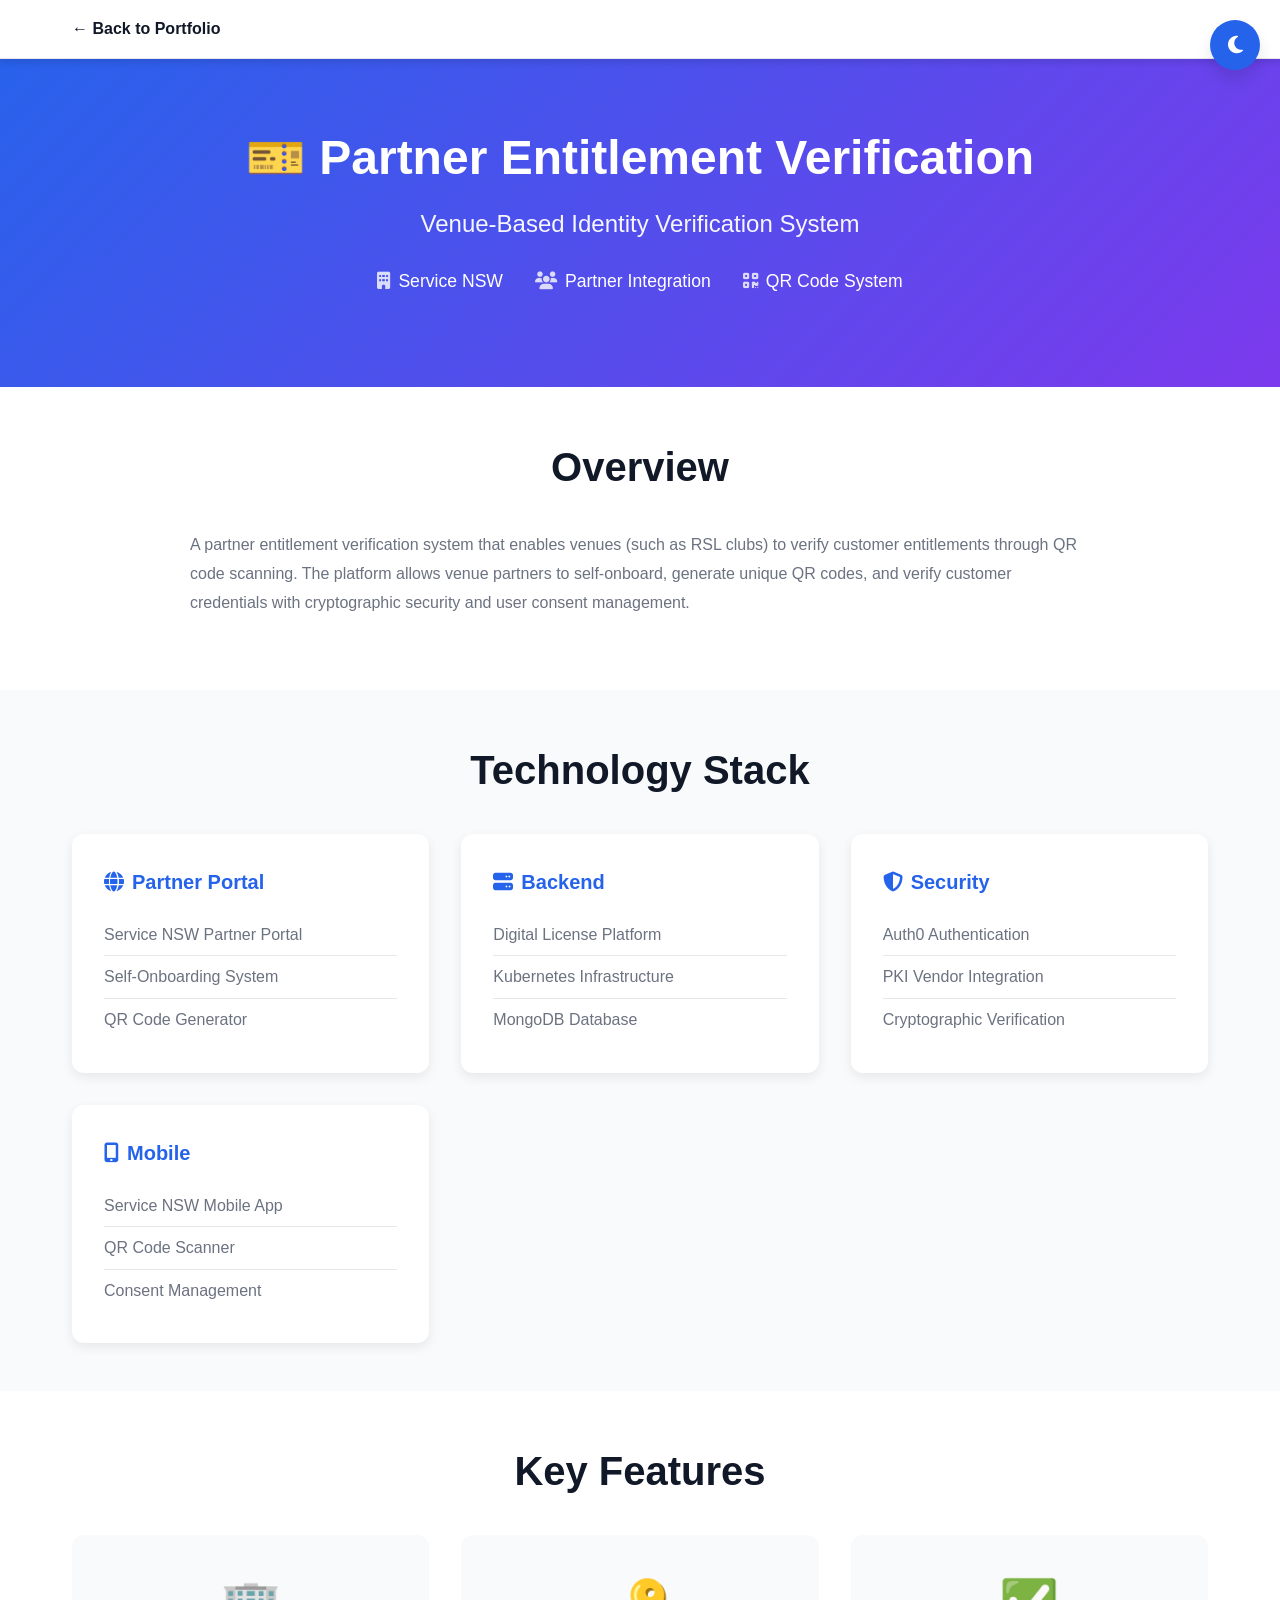
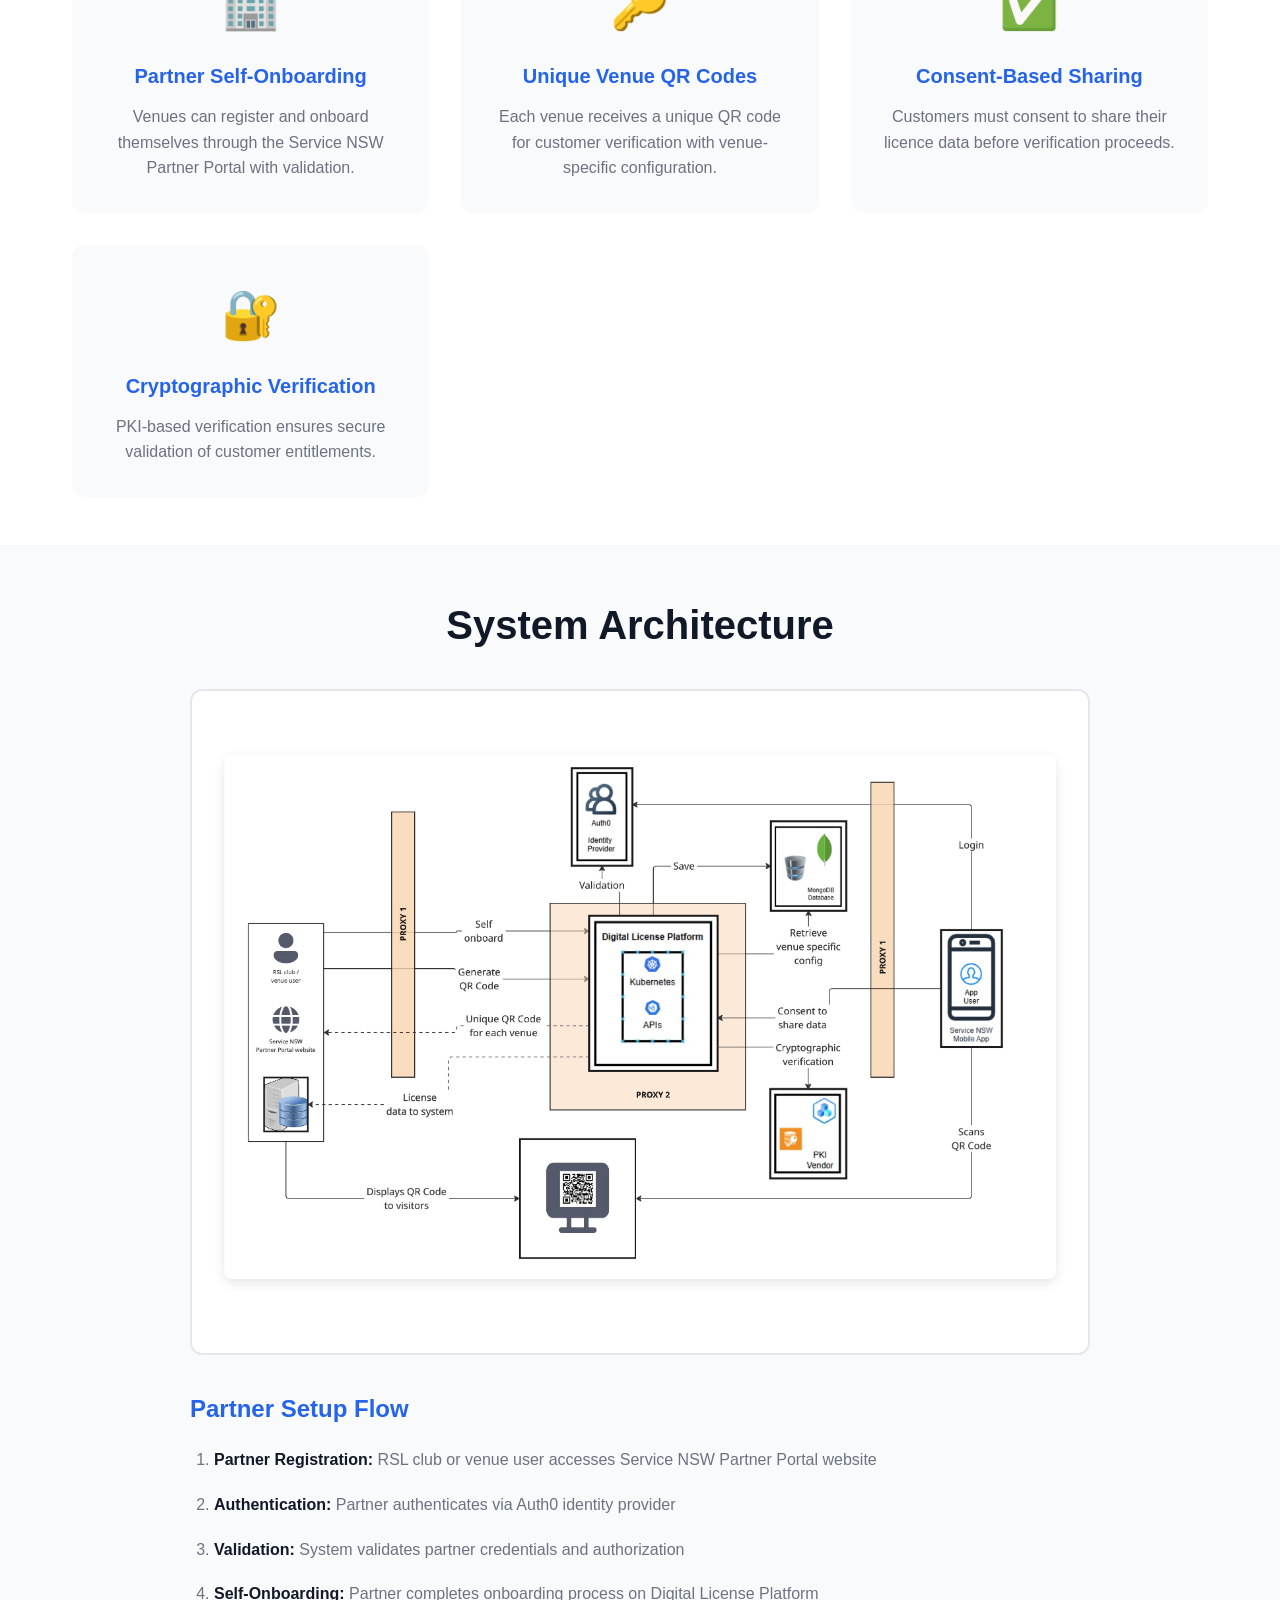
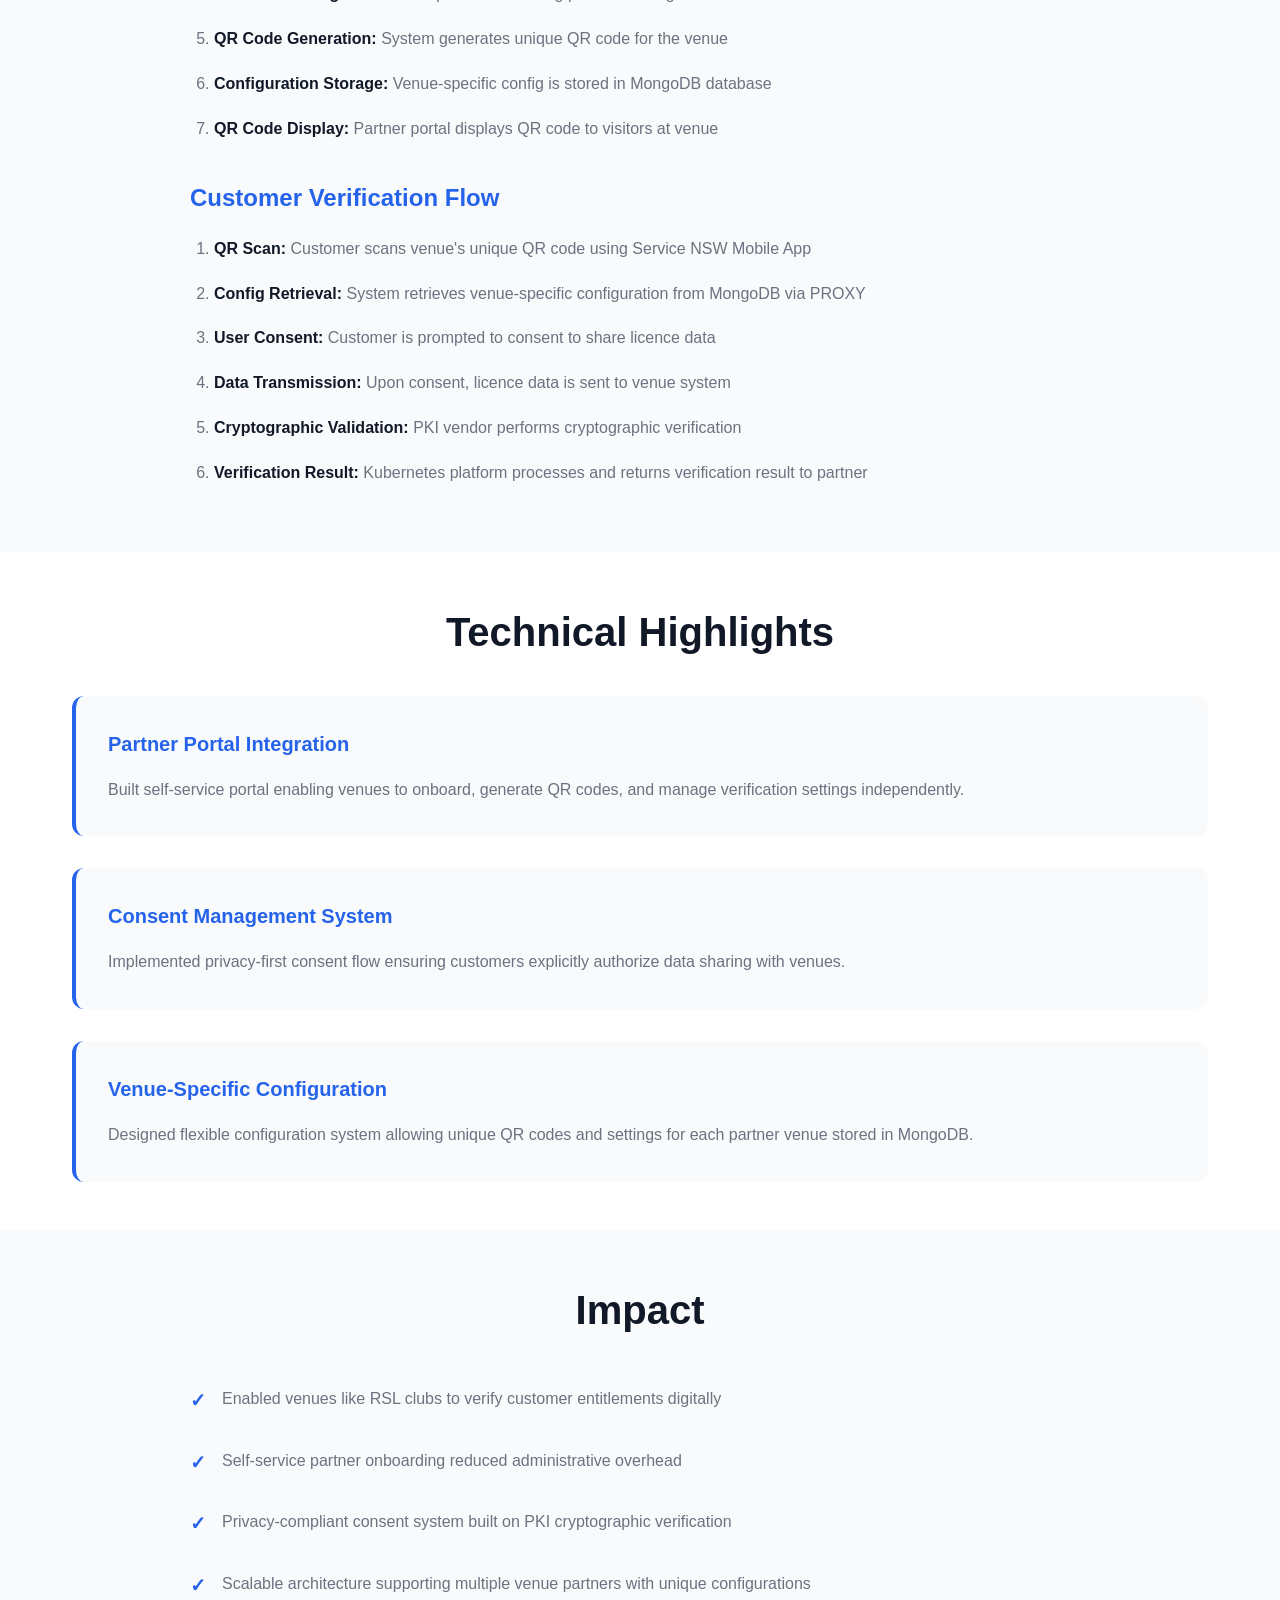
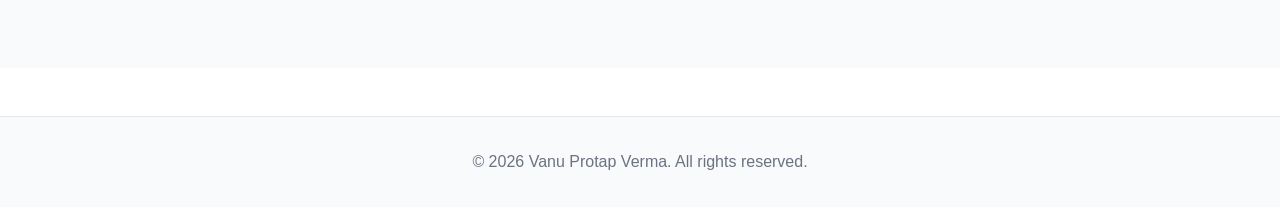
<file: project-partner-entitlement.html>
<!DOCTYPE html>
<html lang="en">
<head>
    <meta charset="UTF-8">
    <meta name="viewport" content="width=device-width, initial-scale=1.0">
    <title>Partner Entitlement Verification - Project Details</title>
    <link rel="stylesheet" href="styles.css">
    <link rel="stylesheet" href="project-detail.css">
    <link rel="stylesheet" href="https://cdnjs.cloudflare.com/ajax/libs/font-awesome/6.4.0/css/all.min.css">
</head>
<body>
    <!-- Navigation -->
    <nav class="navbar">
        <div class="nav-container">
            <a href="index.html" class="nav-logo">← Back to Portfolio</a>
            <button class="theme-toggle" id="themeToggle">
                <i class="fas fa-moon"></i>
            </button>
        </div>
    </nav>

    <!-- Project Header -->
    <section class="project-header">
        <div class="container">
            <h1 class="project-title-large">🎫 Partner Entitlement Verification</h1>
            <p class="project-subtitle">Venue-Based Identity Verification System</p>
            <div class="project-meta">
                <span class="meta-item"><i class="fas fa-building"></i> Service NSW</span>
                <span class="meta-item"><i class="fas fa-users"></i> Partner Integration</span>
                <span class="meta-item"><i class="fas fa-qrcode"></i> QR Code System</span>
            </div>
        </div>
    </section>

    <!-- Project Overview -->
    <section class="section">
        <div class="container">
            <h2 class="section-title">Overview</h2>
            <div class="content-section">
                <p>A partner entitlement verification system that enables venues (such as RSL clubs) to verify customer entitlements through QR code scanning. The platform allows venue partners to self-onboard, generate unique QR codes, and verify customer credentials with cryptographic security and user consent management.</p>
            </div>
        </div>
    </section>

    <!-- Tech Stack -->
    <section class="section section-alt">
        <div class="container">
            <h2 class="section-title">Technology Stack</h2>
            <div class="tech-stack-grid">
                <div class="tech-stack-item">
                    <h3><i class="fas fa-globe"></i> Partner Portal</h3>
                    <ul>
                        <li>Service NSW Partner Portal</li>
                        <li>Self-Onboarding System</li>
                        <li>QR Code Generator</li>
                    </ul>
                </div>
                <div class="tech-stack-item">
                    <h3><i class="fas fa-server"></i> Backend</h3>
                    <ul>
                        <li>Digital License Platform</li>
                        <li>Kubernetes Infrastructure</li>
                        <li>MongoDB Database</li>
                    </ul>
                </div>
                <div class="tech-stack-item">
                    <h3><i class="fas fa-shield-alt"></i> Security</h3>
                    <ul>
                        <li>Auth0 Authentication</li>
                        <li>PKI Vendor Integration</li>
                        <li>Cryptographic Verification</li>
                    </ul>
                </div>
                <div class="tech-stack-item">
                    <h3><i class="fas fa-mobile-alt"></i> Mobile</h3>
                    <ul>
                        <li>Service NSW Mobile App</li>
                        <li>QR Code Scanner</li>
                        <li>Consent Management</li>
                    </ul>
                </div>
            </div>
        </div>
    </section>

    <!-- Key Features -->
    <section class="section">
        <div class="container">
            <h2 class="section-title">Key Features</h2>
            <div class="features-grid">
                <div class="feature-item">
                    <div class="feature-icon">🏢</div>
                    <h3>Partner Self-Onboarding</h3>
                    <p>Venues can register and onboard themselves through the Service NSW Partner Portal with validation.</p>
                </div>
                <div class="feature-item">
                    <div class="feature-icon">🔑</div>
                    <h3>Unique Venue QR Codes</h3>
                    <p>Each venue receives a unique QR code for customer verification with venue-specific configuration.</p>
                </div>
                <div class="feature-item">
                    <div class="feature-icon">✅</div>
                    <h3>Consent-Based Sharing</h3>
                    <p>Customers must consent to share their licence data before verification proceeds.</p>
                </div>
                <div class="feature-item">
                    <div class="feature-icon">🔐</div>
                    <h3>Cryptographic Verification</h3>
                    <p>PKI-based verification ensures secure validation of customer entitlements.</p>
                </div>
            </div>
        </div>
    </section>

    <!-- System Architecture -->
    <section class="section section-alt">
        <div class="container">
            <h2 class="section-title">System Architecture</h2>
            <div class="content-section">
                <div class="architecture-diagram">
                    <img src="images/Partner Entitlement Verification.jpg" alt="Partner Entitlement Verification Architecture" style="max-width: 100%; height: auto; border-radius: 8px; margin: 2rem 0; box-shadow: 0 4px 12px rgba(0, 0, 0, 0.1);">
                </div>
                <h3>Partner Setup Flow</h3>
                <ol class="architecture-list">
                    <li><strong>Partner Registration:</strong> RSL club or venue user accesses Service NSW Partner Portal website</li>
                    <li><strong>Authentication:</strong> Partner authenticates via Auth0 identity provider</li>
                    <li><strong>Validation:</strong> System validates partner credentials and authorization</li>
                    <li><strong>Self-Onboarding:</strong> Partner completes onboarding process on Digital License Platform</li>
                    <li><strong>QR Code Generation:</strong> System generates unique QR code for the venue</li>
                    <li><strong>Configuration Storage:</strong> Venue-specific config is stored in MongoDB database</li>
                    <li><strong>QR Code Display:</strong> Partner portal displays QR code to visitors at venue</li>
                </ol>

                <h3>Customer Verification Flow</h3>
                <ol class="architecture-list">
                    <li><strong>QR Scan:</strong> Customer scans venue's unique QR code using Service NSW Mobile App</li>
                    <li><strong>Config Retrieval:</strong> System retrieves venue-specific configuration from MongoDB via PROXY</li>
                    <li><strong>User Consent:</strong> Customer is prompted to consent to share licence data</li>
                    <li><strong>Data Transmission:</strong> Upon consent, licence data is sent to venue system</li>
                    <li><strong>Cryptographic Validation:</strong> PKI vendor performs cryptographic verification</li>
                    <li><strong>Verification Result:</strong> Kubernetes platform processes and returns verification result to partner</li>
                </ol>
            </div>
        </div>
    </section>

    <!-- Technical Highlights -->
    <section class="section">
        <div class="container">
            <h2 class="section-title">Technical Highlights</h2>
            <div class="challenges-list">
                <div class="challenge-item">
                    <h3>Partner Portal Integration</h3>
                    <p>Built self-service portal enabling venues to onboard, generate QR codes, and manage verification settings independently.</p>
                </div>
                
                <div class="challenge-item">
                    <h3>Consent Management System</h3>
                    <p>Implemented privacy-first consent flow ensuring customers explicitly authorize data sharing with venues.</p>
                </div>
                
                <div class="challenge-item">
                    <h3>Venue-Specific Configuration</h3>
                    <p>Designed flexible configuration system allowing unique QR codes and settings for each partner venue stored in MongoDB.</p>
                </div>
            </div>
        </div>
    </section>

    <!-- Results -->
    <section class="section section-alt">
        <div class="container">
            <h2 class="section-title">Impact</h2>
            <div class="content-section">
                <ul class="achievement-list">
                    <li>Enabled venues like RSL clubs to verify customer entitlements digitally</li>
                    <li>Self-service partner onboarding reduced administrative overhead</li>
                    <li>Privacy-compliant consent system built on PKI cryptographic verification</li>
                    <li>Scalable architecture supporting multiple venue partners with unique configurations</li>
                </ul>
            </div>
        </div>
    </section>

    <!-- Footer -->
    <footer class="footer">
        <div class="container">
            <p>&copy; <span id="currentYear"></span> Vanu Protap Verma. All rights reserved.</p>
        </div>
    </footer>

    <script>
        // Theme Toggle
        const themeToggle = document.getElementById('themeToggle');
        const htmlElement = document.documentElement;

        function setTheme(theme) {
            htmlElement.setAttribute('data-theme', theme);
            localStorage.setItem('theme', theme);
            
            const icon = themeToggle.querySelector('i');
            if (theme === 'dark') {
                icon.classList.remove('fa-moon');
                icon.classList.add('fa-sun');
            } else {
                icon.classList.remove('fa-sun');
                icon.classList.add('fa-moon');
            }
        }

        const currentTheme = localStorage.getItem('theme') || 'light';
        setTheme(currentTheme);

        themeToggle.addEventListener('click', () => {
            const newTheme = htmlElement.getAttribute('data-theme') === 'dark' ? 'light' : 'dark';
            setTheme(newTheme);
        });

        // Set current year
        document.getElementById('currentYear').textContent = new Date().getFullYear();
    </script>
</body>
</html>
</file>
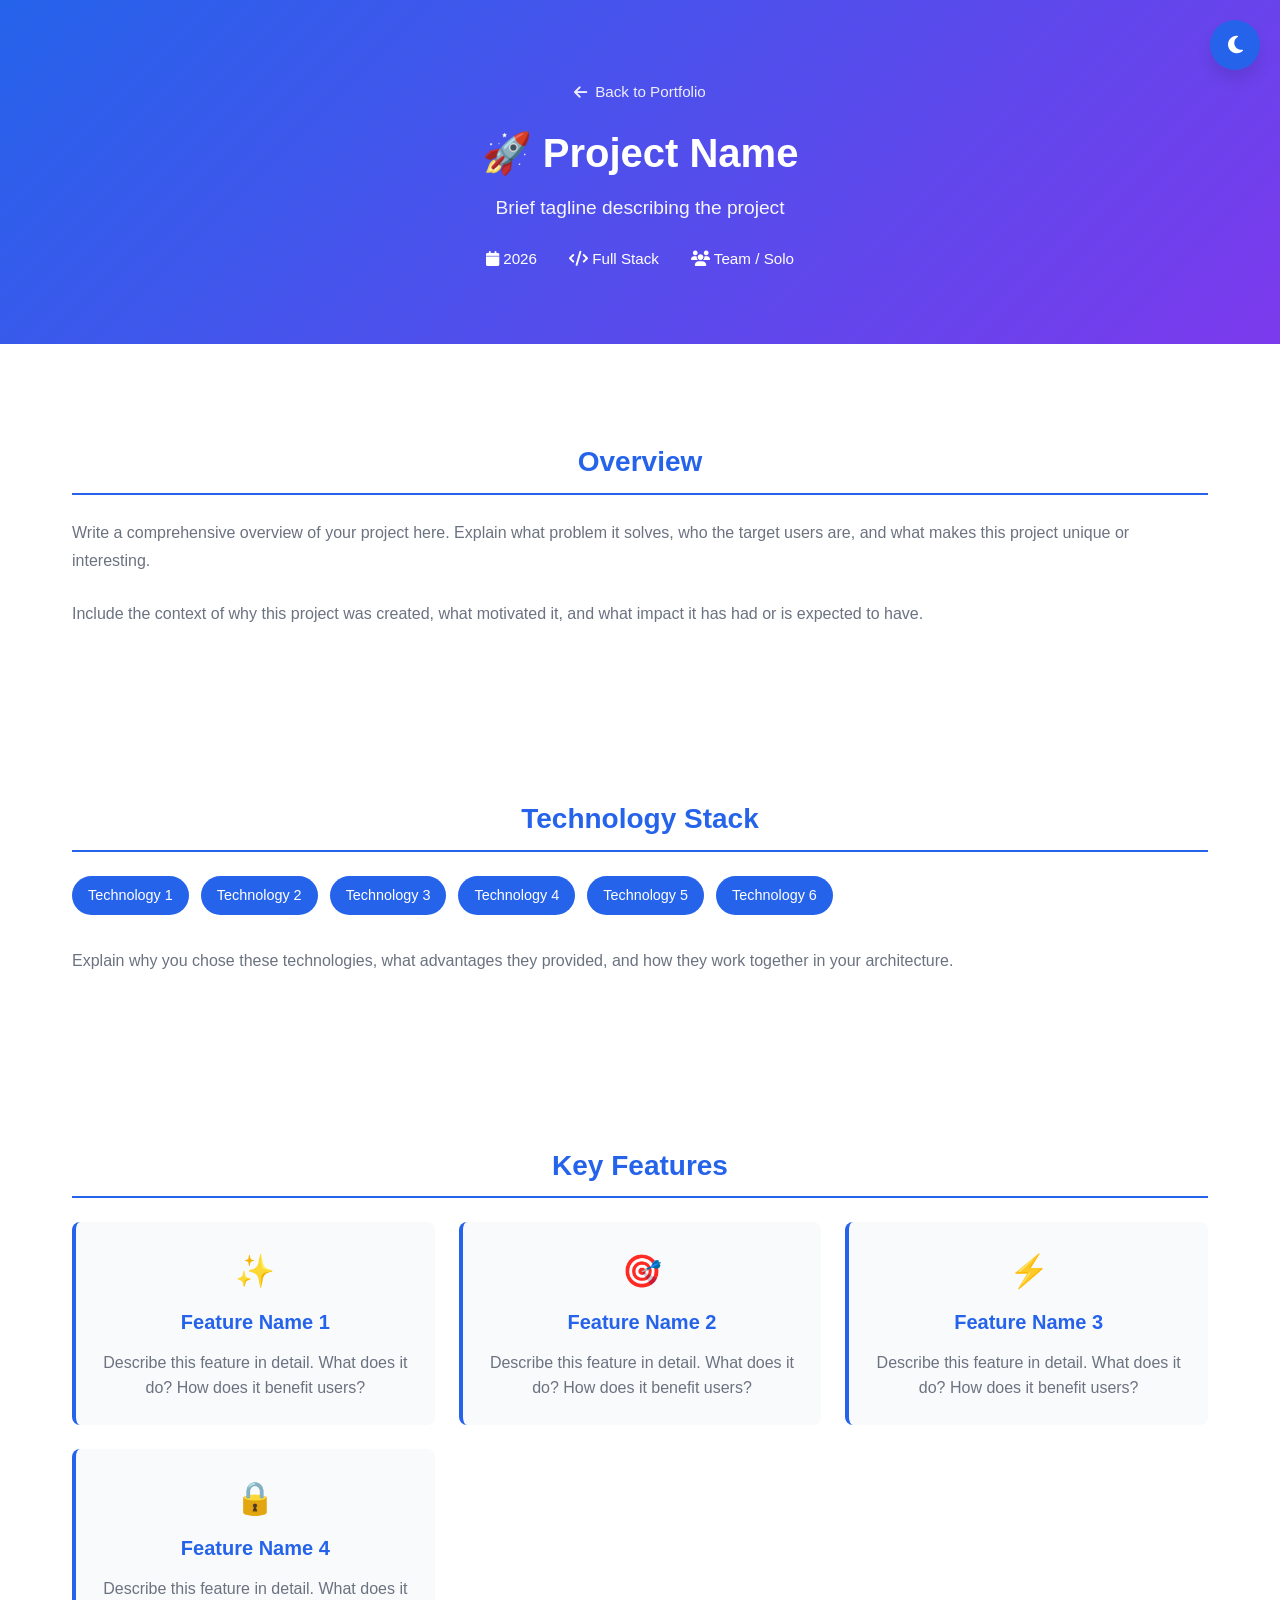
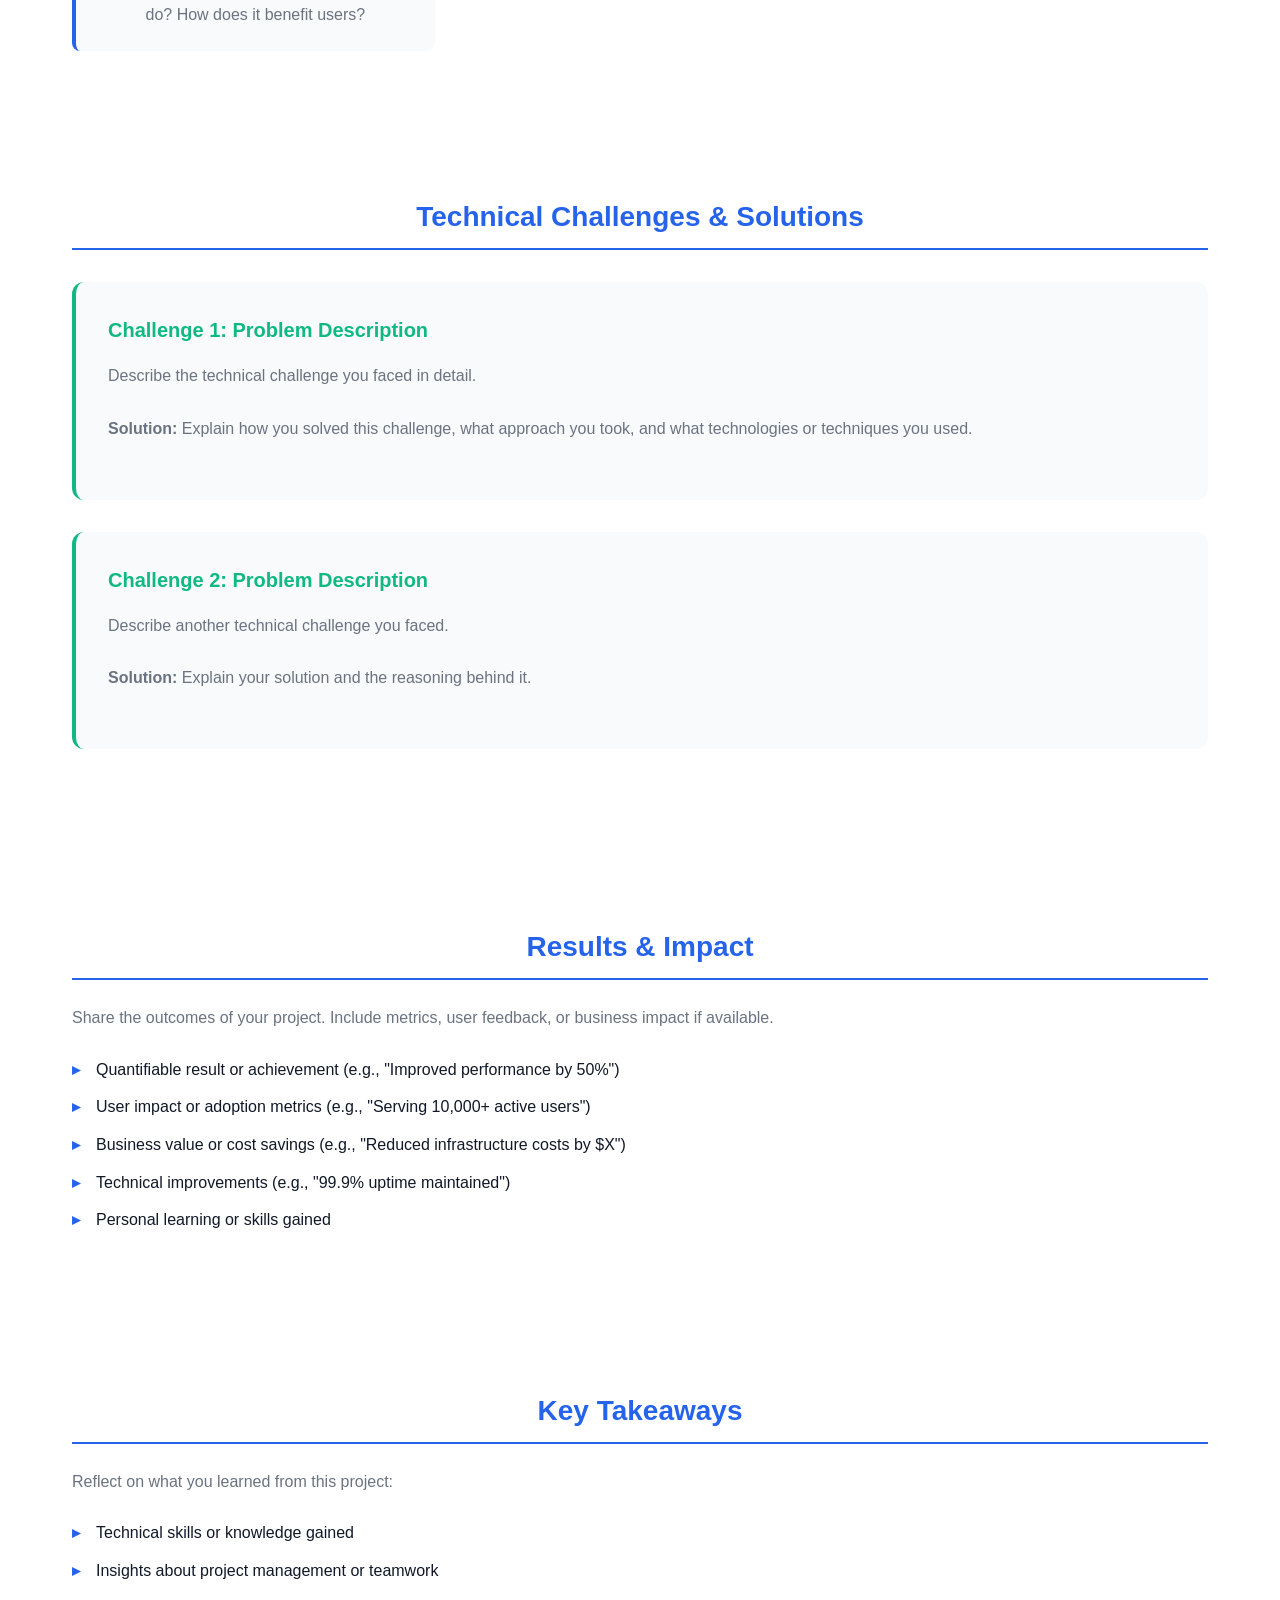
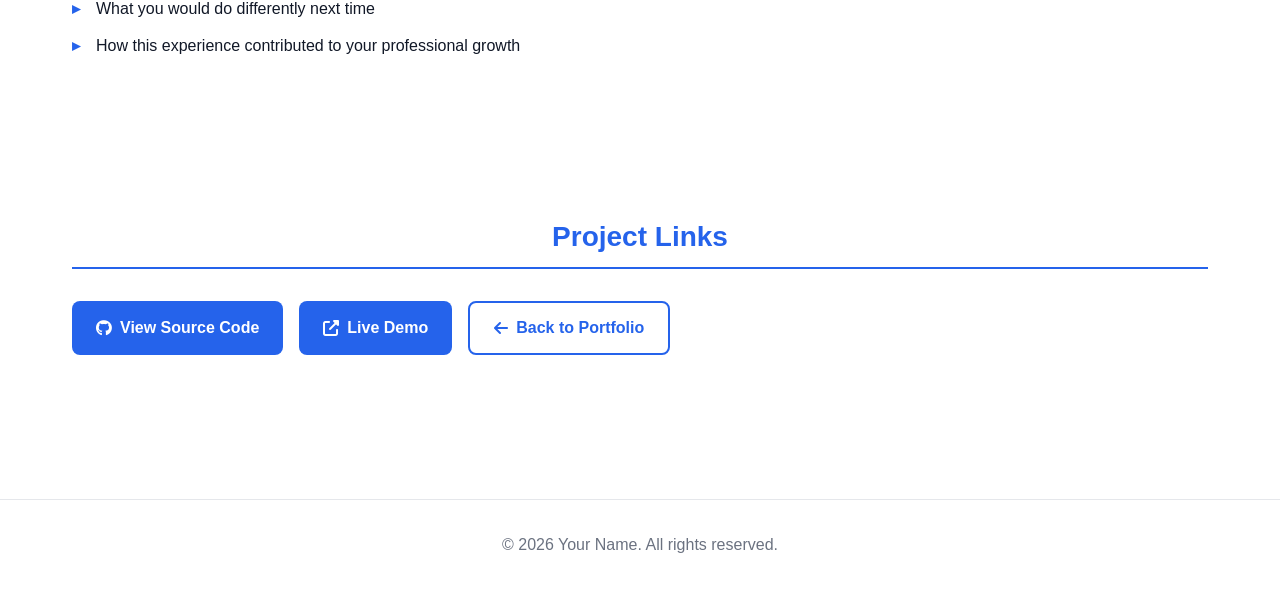
<file: project-partner-portal.html>
<!DOCTYPE html>
<html lang="en">
<head>
    <meta charset="UTF-8">
    <meta name="viewport" content="width=device-width, initial-scale=1.0">
    <title>Project Name - Partner Portal</title>
    <link rel="stylesheet" href="styles.css">
    <link rel="stylesheet" href="project-detail.css">
    <link rel="stylesheet" href="https://cdnjs.cloudflare.com/ajax/libs/font-awesome/6.4.0/css/all.min.css">
    <style>
        /* Additional project-specific styles */
        .project-header {
            background: linear-gradient(135deg, var(--primary-color) 0%, var(--secondary-color) 100%);
            padding: 80px 20px 40px;
            color: white;
            text-align: center;
        }
        
        .back-link {
            display: inline-flex;
            align-items: center;
            gap: 0.5rem;
            color: white;
            text-decoration: none;
            margin-bottom: 1rem;
            font-size: 0.95rem;
            opacity: 0.9;
            transition: opacity 0.3s ease;
        }
        
        .back-link:hover {
            opacity: 1;
        }
        
        .project-title-main {
            font-size: 2.5rem;
            font-weight: 700;
            margin-bottom: 0.5rem;
        }
        
        .project-subtitle {
            font-size: 1.2rem;
            opacity: 0.95;
            margin-bottom: 1.5rem;
        }
        
        .project-meta {
            display: flex;
            gap: 2rem;
            justify-content: center;
            flex-wrap: wrap;
            font-size: 0.95rem;
        }
        
        .project-content {
            max-width: 1200px;
            margin: 0 auto;
            padding: 3rem 2rem;
        }
        
        .section {
            margin-bottom: 3rem;
        }
        
        .section-title {
            font-size: 1.75rem;
            font-weight: 700;
            color: var(--primary-color);
            margin-bottom: 1.5rem;
            padding-bottom: 0.5rem;
            border-bottom: 2px solid var(--primary-color);
        }
        
        .tech-stack {
            display: flex;
            flex-wrap: wrap;
            gap: 0.75rem;
            margin-bottom: 2rem;
        }
        
        .tech-badge {
            display: inline-block;
            padding: 0.5rem 1rem;
            background-color: var(--primary-color);
            color: white;
            border-radius: 20px;
            font-size: 0.9rem;
            font-weight: 500;
        }
        
        .content-text {
            font-size: 1rem;
            line-height: 1.8;
            color: var(--text-secondary);
            margin-bottom: 1.5rem;
        }
        
        .feature-list {
            display: grid;
            grid-template-columns: repeat(auto-fit, minmax(300px, 1fr));
            gap: 1.5rem;
            margin-top: 1.5rem;
        }
        
        .feature-item {
            background-color: var(--bg-secondary);
            padding: 1.5rem;
            border-radius: 8px;
            border-left: 4px solid var(--primary-color);
        }
        
        .feature-icon {
            font-size: 2rem;
            margin-bottom: 0.5rem;
        }
        
        .feature-title {
            font-size: 1.1rem;
            font-weight: 600;
            color: var(--text-primary);
            margin-bottom: 0.5rem;
        }
        
        .feature-description {
            color: var(--text-secondary);
            line-height: 1.6;
        }
        
        .highlight-box {
            background-color: var(--bg-secondary);
            padding: 2rem;
            border-radius: 12px;
            margin: 2rem 0;
            border-left: 4px solid var(--accent-color);
        }
        
        .highlight-title {
            font-size: 1.25rem;
            font-weight: 600;
            color: var(--accent-color);
            margin-bottom: 1rem;
        }
        
        .bullet-list {
            list-style: none;
            padding-left: 0;
        }
        
        .bullet-list li {
            padding-left: 1.5rem;
            margin-bottom: 0.75rem;
            position: relative;
            line-height: 1.6;
        }
        
        .bullet-list li:before {
            content: "▸";
            position: absolute;
            left: 0;
            color: var(--primary-color);
            font-weight: bold;
        }
        
        .link-buttons {
            display: flex;
            gap: 1rem;
            flex-wrap: wrap;
            margin-top: 2rem;
        }
        
        .btn {
            display: inline-flex;
            align-items: center;
            gap: 0.5rem;
            padding: 0.75rem 1.5rem;
            border-radius: 8px;
            text-decoration: none;
            font-weight: 600;
            transition: all 0.3s ease;
        }
        
        .btn-primary {
            background-color: var(--primary-color);
            color: white;
        }
        
        .btn-primary:hover {
            background-color: var(--secondary-color);
            transform: translateY(-2px);
        }
        
        .btn-secondary {
            background-color: transparent;
            color: var(--primary-color);
            border: 2px solid var(--primary-color);
        }
        
        .btn-secondary:hover {
            background-color: var(--primary-color);
            color: white;
        }
        
        @media (max-width: 768px) {
            .project-title-main {
                font-size: 2rem;
            }
            
            .project-content {
                padding: 2rem 1rem;
            }
            
            .feature-list {
                grid-template-columns: 1fr;
            }
        }
    </style>
</head>
<body>
    <!-- Theme Toggle Button -->
    <button class="theme-toggle" id="themeToggle">
        <i class="fas fa-moon"></i>
    </button>

    <!-- Project Header -->
    <header class="project-header">
        <a href="index.html" class="back-link">
            <i class="fas fa-arrow-left"></i> Back to Portfolio
        </a>
        <h1 class="project-title-main">🚀 Project Name</h1>
        <p class="project-subtitle">Brief tagline describing the project</p>
        <div class="project-meta">
            <span><i class="fas fa-calendar"></i> 2026</span>
            <span><i class="fas fa-code"></i> Full Stack</span>
            <span><i class="fas fa-users"></i> Team / Solo</span>
        </div>
    </header>

    <!-- Project Content -->
    <div class="project-content">
        
        <!-- Overview Section -->
        <section class="section">
            <h2 class="section-title">Overview</h2>
            <p class="content-text">
                Write a comprehensive overview of your project here. Explain what problem it solves, 
                who the target users are, and what makes this project unique or interesting.
            </p>
            <p class="content-text">
                Include the context of why this project was created, what motivated it, and what 
                impact it has had or is expected to have.
            </p>
        </section>

        <!-- Technology Stack -->
        <section class="section">
            <h2 class="section-title">Technology Stack</h2>
            <div class="tech-stack">
                <span class="tech-badge">Technology 1</span>
                <span class="tech-badge">Technology 2</span>
                <span class="tech-badge">Technology 3</span>
                <span class="tech-badge">Technology 4</span>
                <span class="tech-badge">Technology 5</span>
                <span class="tech-badge">Technology 6</span>
            </div>
            <p class="content-text">
                Explain why you chose these technologies, what advantages they provided, 
                and how they work together in your architecture.
            </p>
        </section>

        <!-- Key Features -->
        <section class="section">
            <h2 class="section-title">Key Features</h2>
            <div class="feature-list">
                <div class="feature-item">
                    <div class="feature-icon">✨</div>
                    <h3 class="feature-title">Feature Name 1</h3>
                    <p class="feature-description">
                        Describe this feature in detail. What does it do? How does it benefit users?
                    </p>
                </div>
                <div class="feature-item">
                    <div class="feature-icon">🎯</div>
                    <h3 class="feature-title">Feature Name 2</h3>
                    <p class="feature-description">
                        Describe this feature in detail. What does it do? How does it benefit users?
                    </p>
                </div>
                <div class="feature-item">
                    <div class="feature-icon">⚡</div>
                    <h3 class="feature-title">Feature Name 3</h3>
                    <p class="feature-description">
                        Describe this feature in detail. What does it do? How does it benefit users?
                    </p>
                </div>
                <div class="feature-item">
                    <div class="feature-icon">🔒</div>
                    <h3 class="feature-title">Feature Name 4</h3>
                    <p class="feature-description">
                        Describe this feature in detail. What does it do? How does it benefit users?
                    </p>
                </div>
            </div>
        </section>

        <!-- Technical Challenges -->
        <section class="section">
            <h2 class="section-title">Technical Challenges & Solutions</h2>
            
            <div class="highlight-box">
                <h3 class="highlight-title">Challenge 1: Problem Description</h3>
                <p class="content-text">
                    Describe the technical challenge you faced in detail.
                </p>
                <p class="content-text">
                    <strong>Solution:</strong> Explain how you solved this challenge, what approach 
                    you took, and what technologies or techniques you used.
                </p>
            </div>

            <div class="highlight-box">
                <h3 class="highlight-title">Challenge 2: Problem Description</h3>
                <p class="content-text">
                    Describe another technical challenge you faced.
                </p>
                <p class="content-text">
                    <strong>Solution:</strong> Explain your solution and the reasoning behind it.
                </p>
            </div>
        </section>

        <!-- Results & Impact -->
        <section class="section">
            <h2 class="section-title">Results & Impact</h2>
            <p class="content-text">
                Share the outcomes of your project. Include metrics, user feedback, or business impact if available.
            </p>
            <ul class="bullet-list">
                <li>Quantifiable result or achievement (e.g., "Improved performance by 50%")</li>
                <li>User impact or adoption metrics (e.g., "Serving 10,000+ active users")</li>
                <li>Business value or cost savings (e.g., "Reduced infrastructure costs by $X")</li>
                <li>Technical improvements (e.g., "99.9% uptime maintained")</li>
                <li>Personal learning or skills gained</li>
            </ul>
        </section>

        <!-- Lessons Learned -->
        <section class="section">
            <h2 class="section-title">Key Takeaways</h2>
            <p class="content-text">
                Reflect on what you learned from this project:
            </p>
            <ul class="bullet-list">
                <li>Technical skills or knowledge gained</li>
                <li>Insights about project management or teamwork</li>
                <li>What you would do differently next time</li>
                <li>How this experience contributed to your professional growth</li>
            </ul>
        </section>

        <!-- Links -->
        <section class="section">
            <h2 class="section-title">Project Links</h2>
            <div class="link-buttons">
                <a href="#" class="btn btn-primary" target="_blank">
                    <i class="fab fa-github"></i> View Source Code
                </a>
                <a href="#" class="btn btn-primary" target="_blank">
                    <i class="fas fa-external-link-alt"></i> Live Demo
                </a>
                <a href="index.html" class="btn btn-secondary">
                    <i class="fas fa-arrow-left"></i> Back to Portfolio
                </a>
            </div>
        </section>

    </div>

    <!-- Footer -->
    <footer style="text-align: center; padding: 2rem; color: var(--text-secondary); border-top: 1px solid var(--border-color);">
        <p>&copy; <span id="currentYear"></span> Your Name. All rights reserved.</p>
    </footer>

    <script>
        // Theme Toggle
        const themeToggle = document.getElementById('themeToggle');
        const htmlElement = document.documentElement;

        function setTheme(theme) {
            htmlElement.setAttribute('data-theme', theme);
            localStorage.setItem('theme', theme);
            
            const icon = themeToggle.querySelector('i');
            if (theme === 'dark') {
                icon.classList.remove('fa-moon');
                icon.classList.add('fa-sun');
            } else {
                icon.classList.remove('fa-sun');
                icon.classList.add('fa-moon');
            }
        }

        const currentTheme = localStorage.getItem('theme') || 'light';
        setTheme(currentTheme);

        themeToggle.addEventListener('click', () => {
            const newTheme = htmlElement.getAttribute('data-theme') === 'dark' ? 'light' : 'dark';
            setTheme(newTheme);
        });

        // Set current year
        document.getElementById('currentYear').textContent = new Date().getFullYear();
    </script>
</body>
</html>
</file>
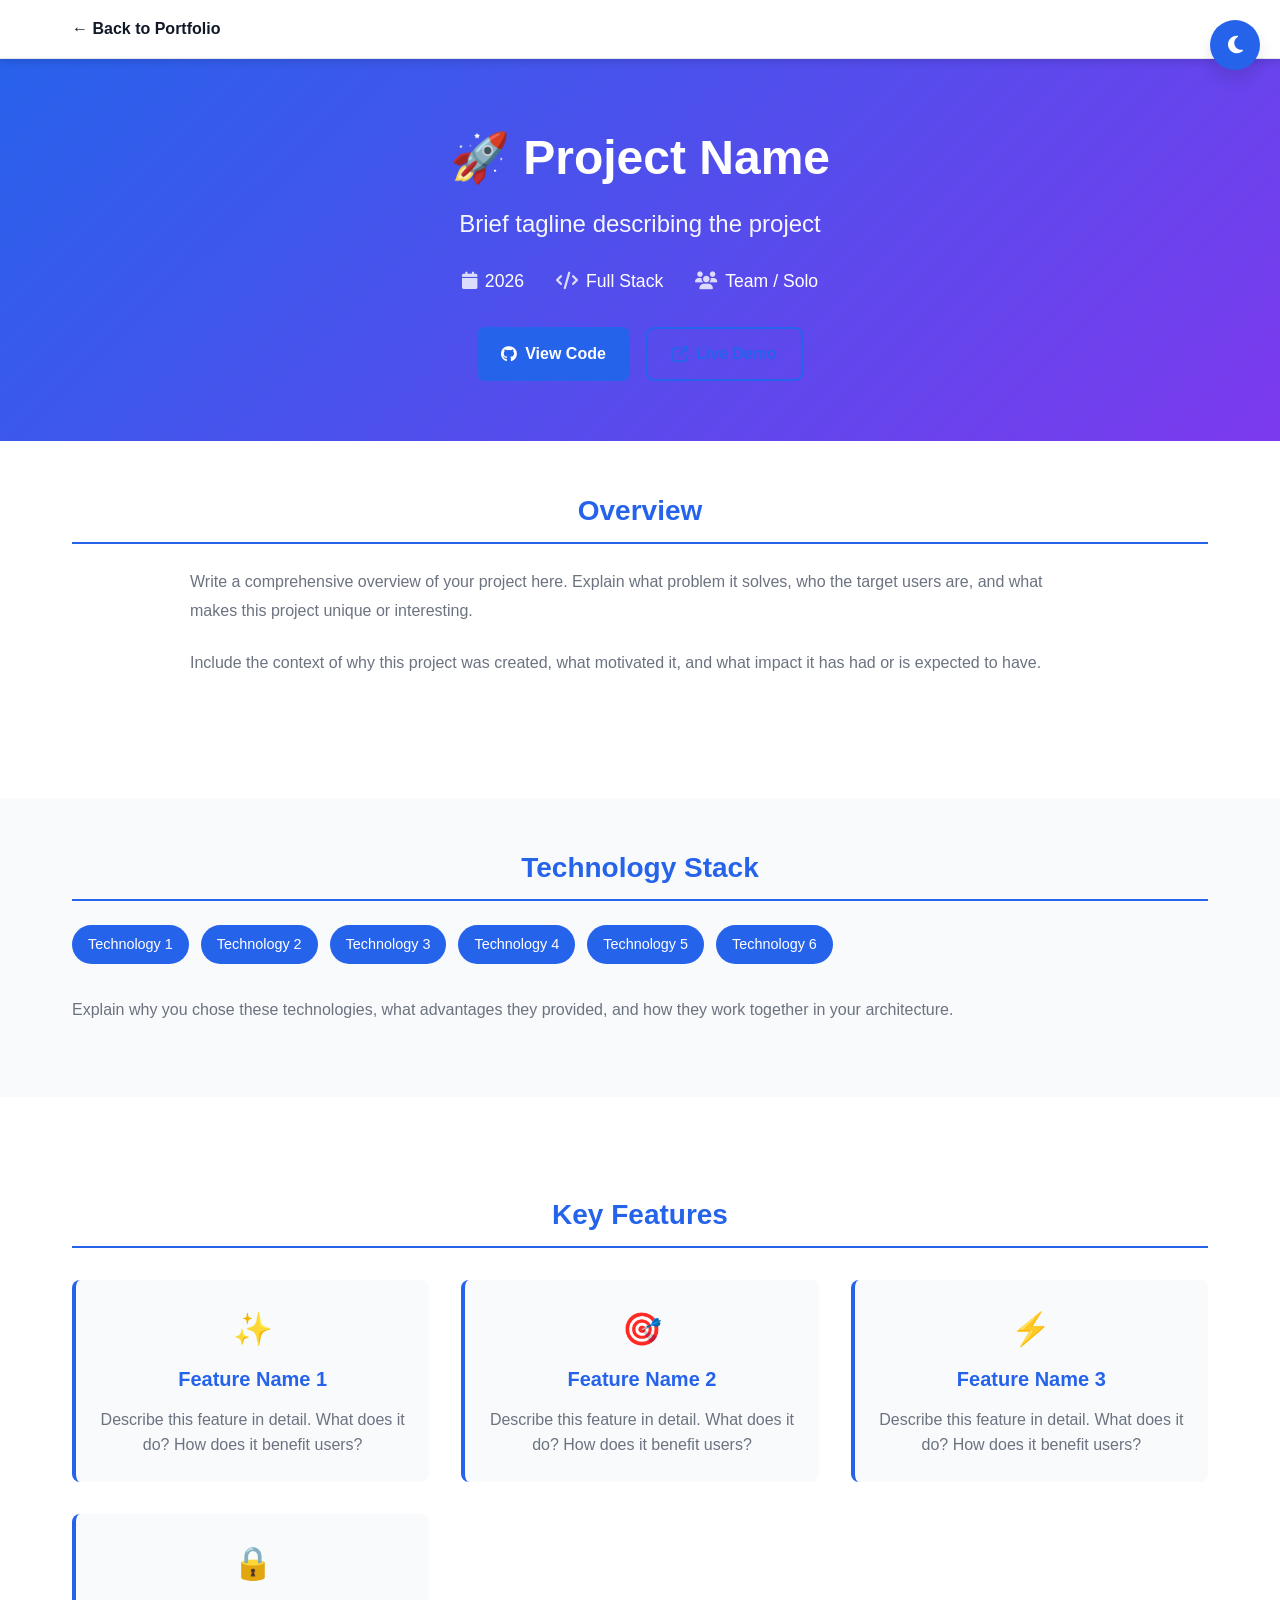
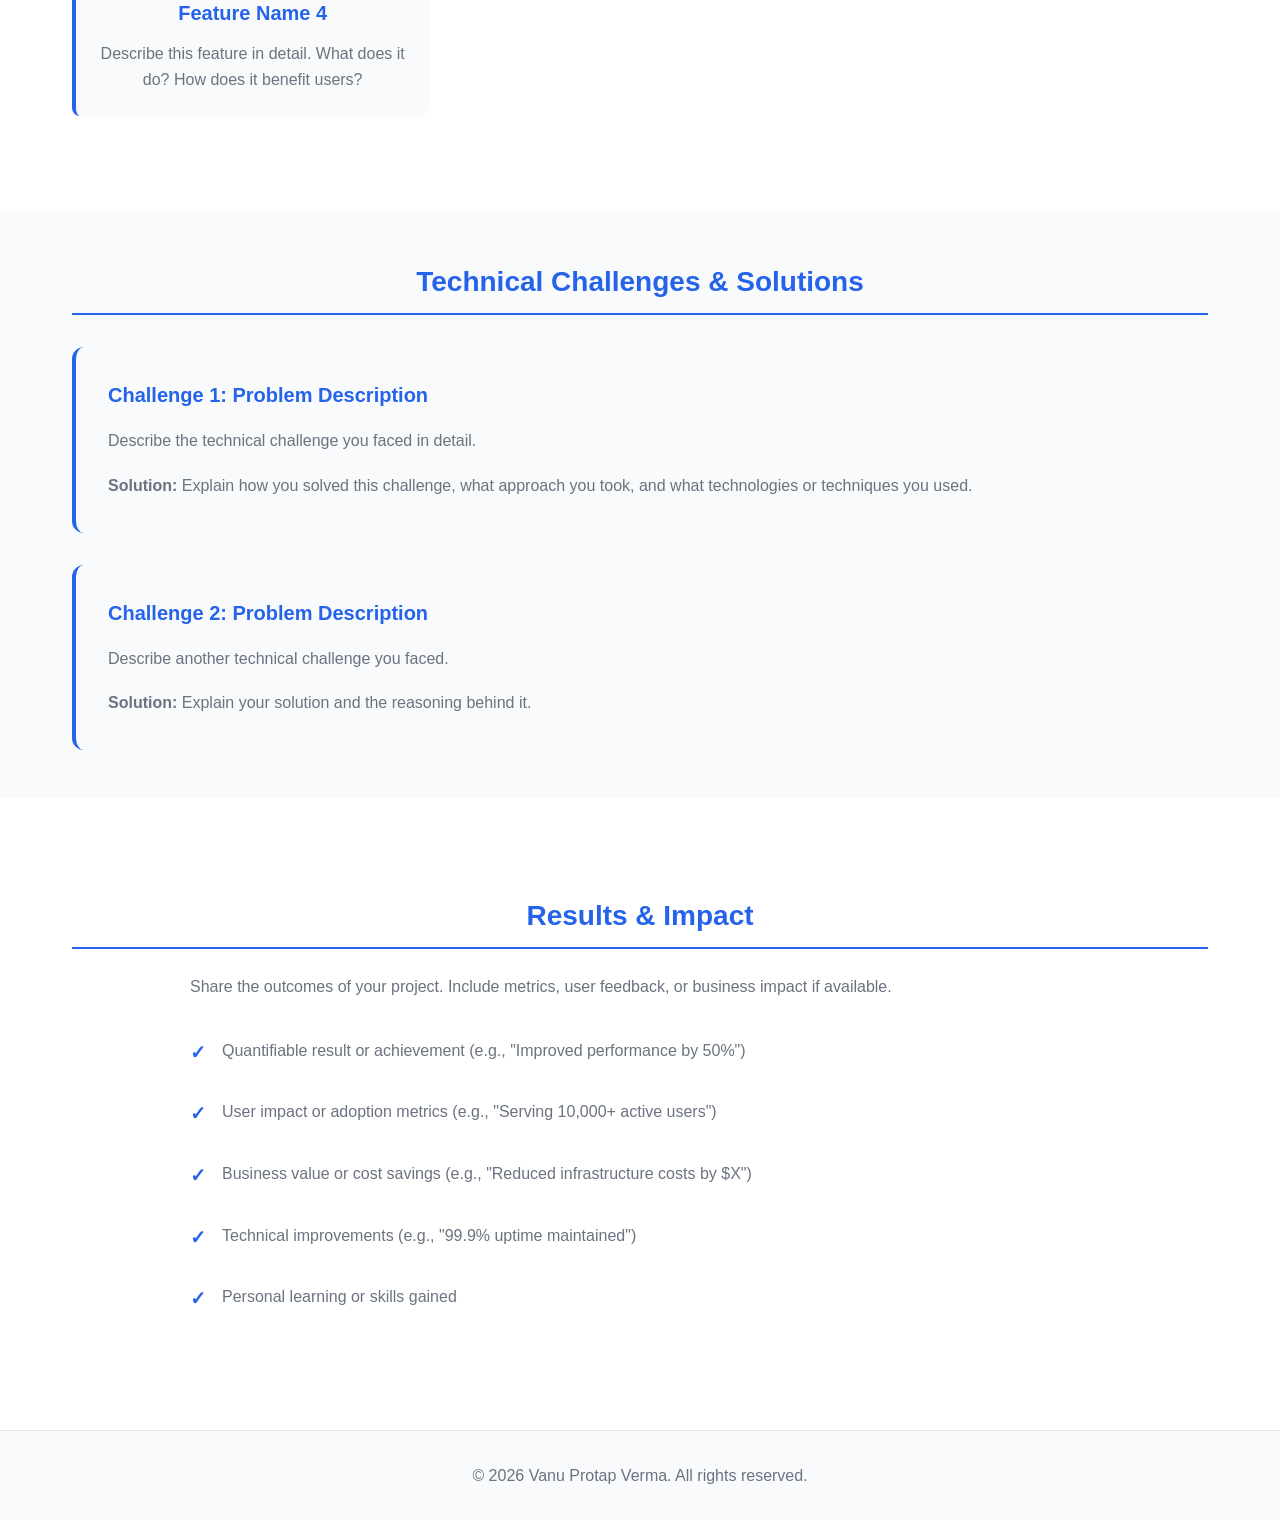
<file: project-template.html>
<!DOCTYPE html>
<html lang="en">
<head>
    <meta charset="UTF-8">
    <meta name="viewport" content="width=device-width, initial-scale=1.0">
    <title>Project Name - Portfolio</title>
    <link rel="stylesheet" href="styles.css">
    <link rel="stylesheet" href="project-detail.css">
    <link rel="stylesheet" href="https://cdnjs.cloudflare.com/ajax/libs/font-awesome/6.4.0/css/all.min.css">
    <style>
        /* Additional project-specific inline styles if needed */
        .project-meta {
            display: flex;
            gap: 2rem;
            justify-content: center;
            flex-wrap: wrap;
            font-size: 0.95rem;
        }
        
        .project-content {
            max-width: 1200px;
            margin: 0 auto;
            padding: 3rem 2rem;
        }
        
        .section {
            margin-bottom: 3rem;
        }
        
        .section-title {
            font-size: 1.75rem;
            font-weight: 700;
            color: var(--primary-color);
            margin-bottom: 1.5rem;
            padding-bottom: 0.5rem;
            border-bottom: 2px solid var(--primary-color);
        }
        
        .tech-stack {
            display: flex;
            flex-wrap: wrap;
            gap: 0.75rem;
            margin-bottom: 2rem;
        }
        
        .tech-badge {
            display: inline-block;
            padding: 0.5rem 1rem;
            background-color: var(--primary-color);
            color: white;
            border-radius: 20px;
            font-size: 0.9rem;
            font-weight: 500;
        }
        
        .content-text {
            font-size: 1rem;
            line-height: 1.8;
            color: var(--text-secondary);
            margin-bottom: 1.5rem;
        }
        
        .feature-list {
            display: grid;
            grid-template-columns: repeat(auto-fit, minmax(300px, 1fr));
            gap: 1.5rem;
            margin-top: 1.5rem;
        }
        
        .feature-item {
            background-color: var(--bg-secondary);
            padding: 1.5rem;
            border-radius: 8px;
            border-left: 4px solid var(--primary-color);
        }
        
        .feature-icon {
            font-size: 2rem;
            margin-bottom: 0.5rem;
        }
        
        .feature-title {
            font-size: 1.1rem;
            font-weight: 600;
            color: var(--text-primary);
            margin-bottom: 0.5rem;
        }
        
        .feature-description {
            color: var(--text-secondary);
            line-height: 1.6;
        }
        
        .highlight-box {
            background-color: var(--bg-secondary);
            padding: 2rem;
            border-radius: 12px;
            margin: 2rem 0;
            border-left: 4px solid var(--accent-color);
        }
        
        .highlight-title {
            font-size: 1.25rem;
            font-weight: 600;
            color: var(--accent-color);
            margin-bottom: 1rem;
        }
        
        .bullet-list {
            list-style: none;
            padding-left: 0;
        }
        
        .bullet-list li {
            padding-left: 1.5rem;
            margin-bottom: 0.75rem;
            position: relative;
            line-height: 1.6;
        }
        
        .bullet-list li:before {
            content: "▸";
            position: absolute;
            left: 0;
            color: var(--primary-color);
            font-weight: bold;
        }
        
        .link-buttons {
            display: flex;
            gap: 1rem;
            flex-wrap: wrap;
            margin-top: 2rem;
        }
        
        .btn {
            display: inline-flex;
            align-items: center;
            gap: 0.5rem;
            padding: 0.75rem 1.5rem;
            border-radius: 8px;
            text-decoration: none;
            font-weight: 600;
            transition: all 0.3s ease;
        }
        
        .btn-primary {
            background-color: var(--primary-color);
            color: white;
        }
        
        .btn-primary:hover {
            background-color: var(--secondary-color);
            transform: translateY(-2px);
        }
        
        .btn-secondary {
            background-color: transparent;
            color: var(--primary-color);
            border: 2px solid var(--primary-color);
        }
        
        .btn-secondary:hover {
            background-color: var(--primary-color);
            color: white;
        }
        
        @media (max-width: 768px) {
            .project-title-main {
                font-size: 2rem;
            }
            
            .project-content {
                padding: 2rem 1rem;
            }
            
            .feature-list {
                grid-template-columns: 1fr;
            }
        }
    </style>
</head>
<body>
    <!-- Navigation -->
    <nav class="navbar">
        <div class="nav-container">
            <a href="index.html" class="nav-logo">← Back to Portfolio</a>
            <button class="theme-toggle" id="themeToggle">
                <i class="fas fa-moon"></i>
            </button>
        </div>
    </nav>

    <!-- Project Header -->
    <section class="project-header">
        <div class="container">
            <h1 class="project-title-large">🚀 Project Name</h1>
            <p class="project-subtitle">Brief tagline describing the project</p>
            <div class="project-meta">
                <span class="meta-item"><i class="fas fa-calendar"></i> 2026</span>
                <span class="meta-item"><i class="fas fa-code"></i> Full Stack</span>
                <span class="meta-item"><i class="fas fa-users"></i> Team / Solo</span>
            </div>
            <div class="project-links-header">
                <a href="#" class="btn btn-primary"><i class="fab fa-github"></i> View Code</a>
                <a href="#" class="btn btn-secondary"><i class="fas fa-external-link-alt"></i> Live Demo</a>
            </div>
        </div>
    </section>

    <!-- Overview Section -->
    <section class="section">
        <div class="container">
            <h2 class="section-title">Overview</h2>
            <div class="content-section">
                <p>
                    Write a comprehensive overview of your project here. Explain what problem it solves, 
                    who the target users are, and what makes this project unique or interesting.
                </p>
                <p>
                    Include the context of why this project was created, what motivated it, and what 
                    impact it has had or is expected to have.
                </p>
            </div>
        </div>
    </section>

    <!-- Technology Stack -->
    <section class="section section-alt">
        <div class="container">
            <h2 class="section-title">Technology Stack</h2>
            <div class="tech-stack">
                <span class="tech-badge">Technology 1</span>
                <span class="tech-badge">Technology 2</span>
                <span class="tech-badge">Technology 3</span>
                <span class="tech-badge">Technology 4</span>
                <span class="tech-badge">Technology 5</span>
                <span class="tech-badge">Technology 6</span>
            </div>
            <p class="content-text">
                Explain why you chose these technologies, what advantages they provided, 
                and how they work together in your architecture.
            </p>
        </div>
    </section>

    <!-- Key Features -->
    <section class="section">
        <div class="container">
            <h2 class="section-title">Key Features</h2>
            <div class="features-grid">
                <div class="feature-item">
                    <div class="feature-icon">✨</div>
                    <h3>Feature Name 1</h3>
                    <p>
                        Describe this feature in detail. What does it do? How does it benefit users?
                    </p>
                </div>
                <div class="feature-item">
                    <div class="feature-icon">🎯</div>
                    <h3>Feature Name 2</h3>
                    <p>
                        Describe this feature in detail. What does it do? How does it benefit users?
                    </p>
                </div>
                <div class="feature-item">
                    <div class="feature-icon">⚡</div>
                    <h3>Feature Name 3</h3>
                    <p>
                        Describe this feature in detail. What does it do? How does it benefit users?
                    </p>
                </div>
                <div class="feature-item">
                    <div class="feature-icon">🔒</div>
                    <h3>Feature Name 4</h3>
                    <p>
                        Describe this feature in detail. What does it do? How does it benefit users?
                    </p>
                </div>
            </div>
        </div>
    </section>

    <!-- Technical Challenges -->
    <section class="section section-alt">
        <div class="container">
            <h2 class="section-title">Technical Challenges & Solutions</h2>
            
            <div class="challenges-list">
                <div class="challenge-item">
                    <h3>Challenge 1: Problem Description</h3>
                    <p>
                        Describe the technical challenge you faced in detail.
                    </p>
                    <p>
                        <strong>Solution:</strong> Explain how you solved this challenge, what approach 
                        you took, and what technologies or techniques you used.
                    </p>
                </div>

                <div class="challenge-item">
                    <h3>Challenge 2: Problem Description</h3>
                    <p>
                        Describe another technical challenge you faced.
                    </p>
                    <p>
                        <strong>Solution:</strong> Explain your solution and the reasoning behind it.
                    </p>
                </div>
            </div>
        </div>
    </section>

    <!-- Results & Impact -->
    <section class="section">
        <div class="container">
            <h2 class="section-title">Results & Impact</h2>
            <div class="content-section">
                <p>
                    Share the outcomes of your project. Include metrics, user feedback, or business impact if available.
                </p>
                <ul class="achievement-list">
                    <li>Quantifiable result or achievement (e.g., "Improved performance by 50%")</li>
                    <li>User impact or adoption metrics (e.g., "Serving 10,000+ active users")</li>
                    <li>Business value or cost savings (e.g., "Reduced infrastructure costs by $X")</li>
                    <li>Technical improvements (e.g., "99.9% uptime maintained")</li>
                    <li>Personal learning or skills gained</li>
                </ul>
            </div>
        </div>
    </section>

    <!-- Footer -->
    <footer class="footer">
        <div class="container">
            <p>&copy; <span id="currentYear"></span> Vanu Protap Verma. All rights reserved.</p>
        </div>
    </footer>

    <script>
        // Theme Toggle
        const themeToggle = document.getElementById('themeToggle');
        const htmlElement = document.documentElement;

        function setTheme(theme) {
            htmlElement.setAttribute('data-theme', theme);
            localStorage.setItem('theme', theme);
            
            const icon = themeToggle.querySelector('i');
            if (theme === 'dark') {
                icon.classList.remove('fa-moon');
                icon.classList.add('fa-sun');
            } else {
                icon.classList.remove('fa-sun');
                icon.classList.add('fa-moon');
            }
        }

        const currentTheme = localStorage.getItem('theme') || 'light';
        setTheme(currentTheme);

        themeToggle.addEventListener('click', () => {
            const newTheme = htmlElement.getAttribute('data-theme') === 'dark' ? 'light' : 'dark';
            setTheme(newTheme);
        });

        // Set current year
        document.getElementById('currentYear').textContent = new Date().getFullYear();
    </script>
</body>
</html>
</file>
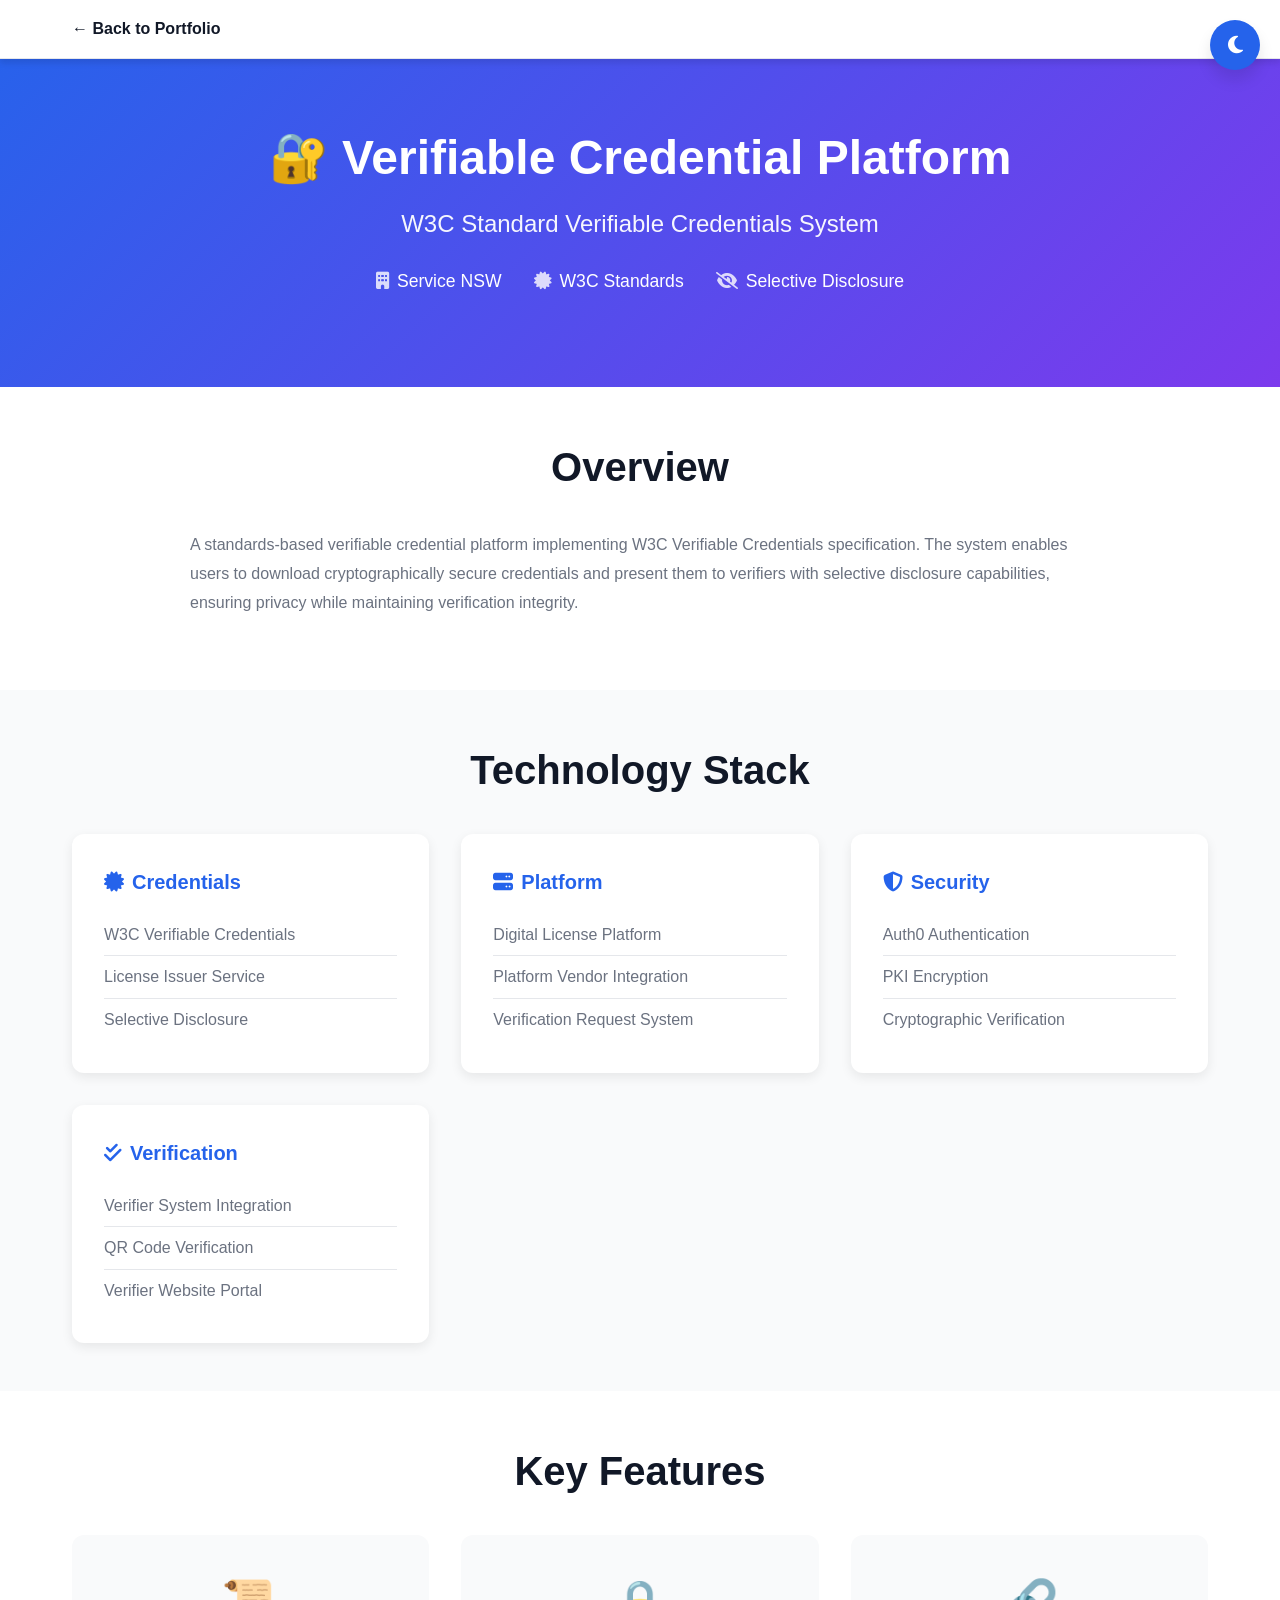
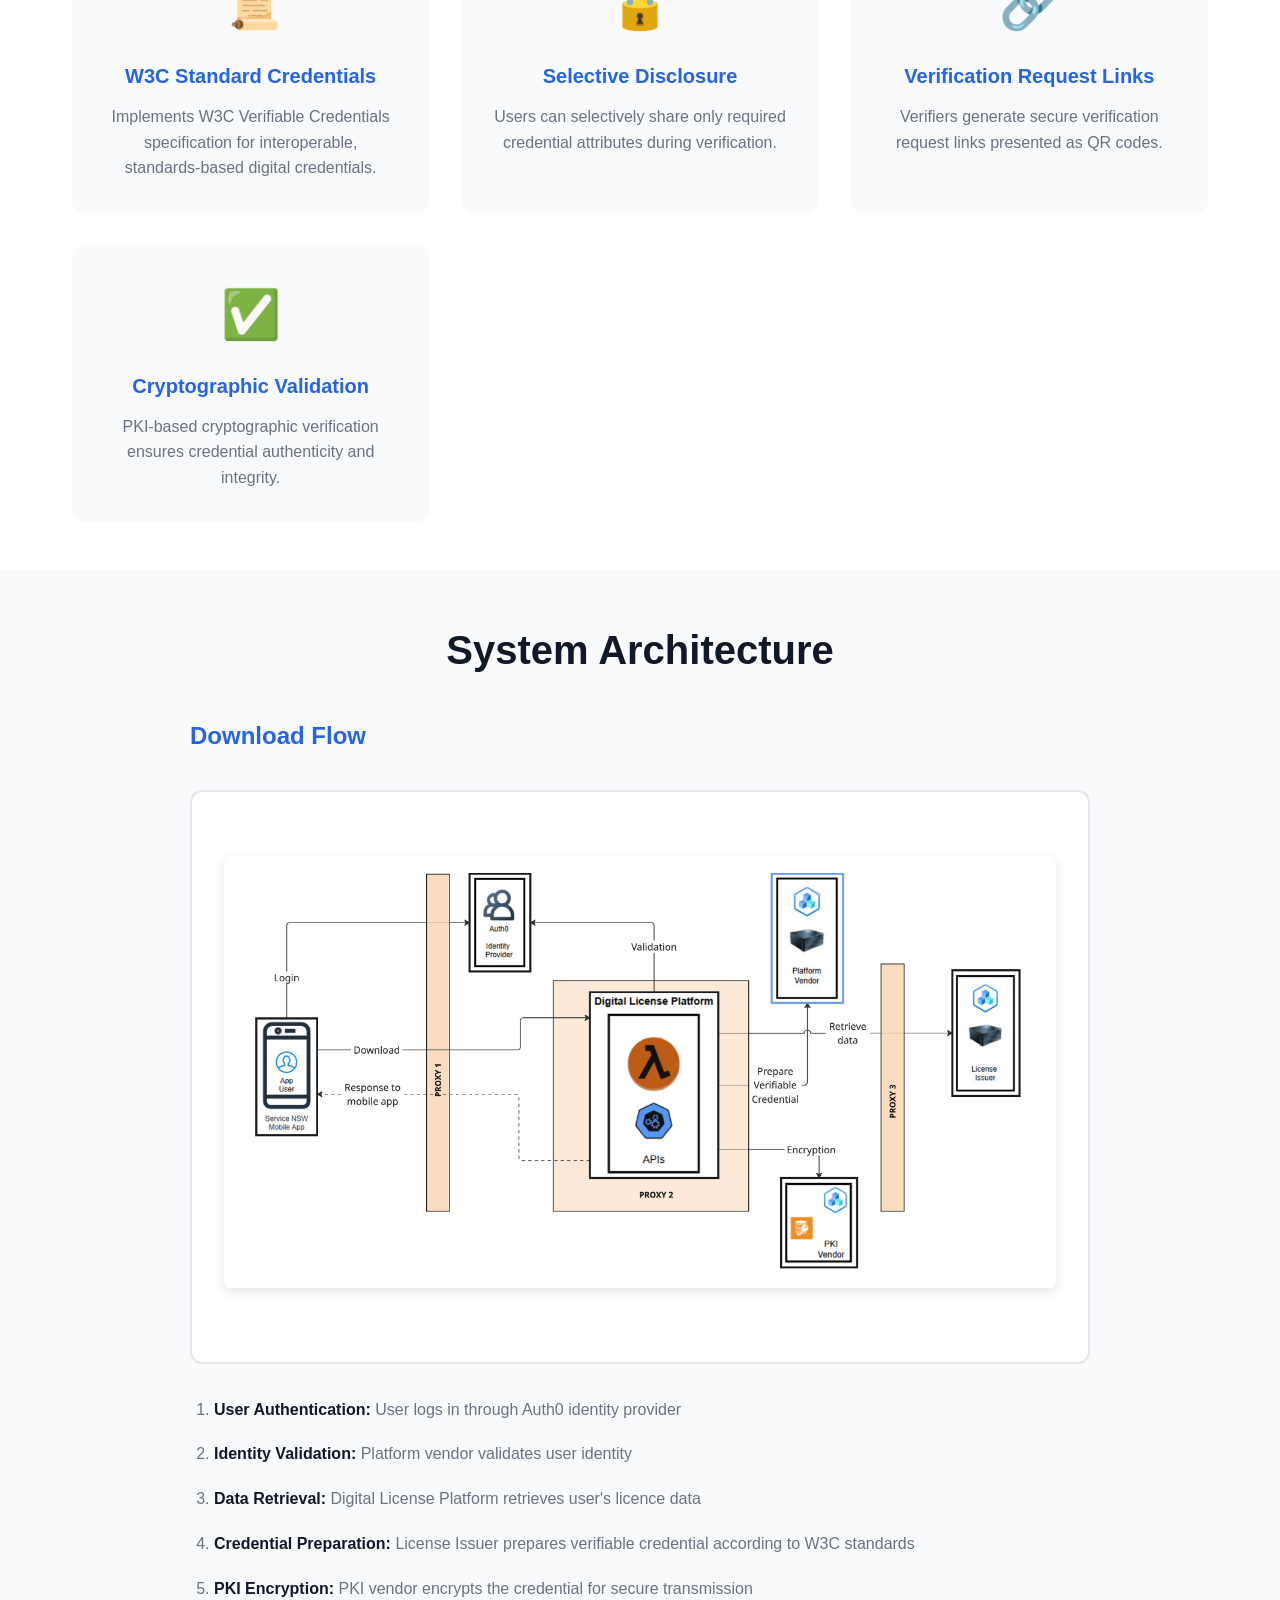
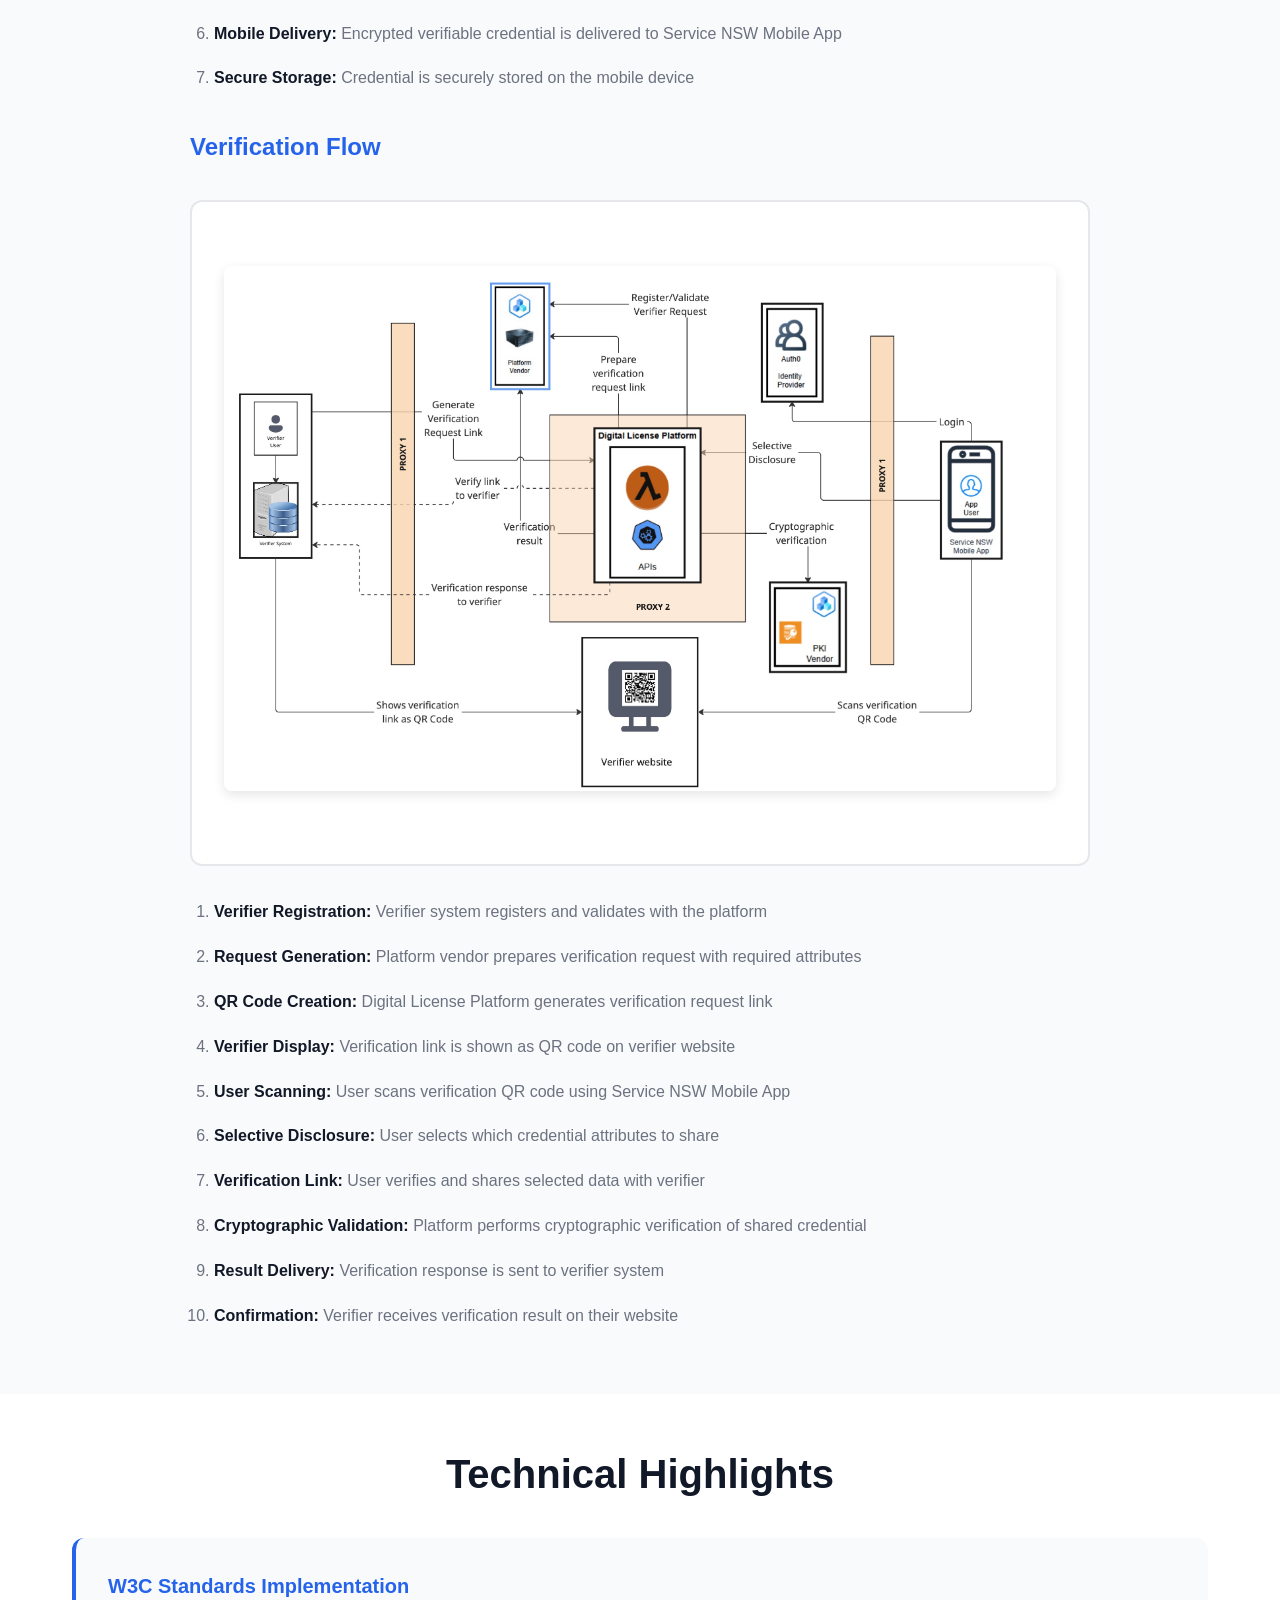
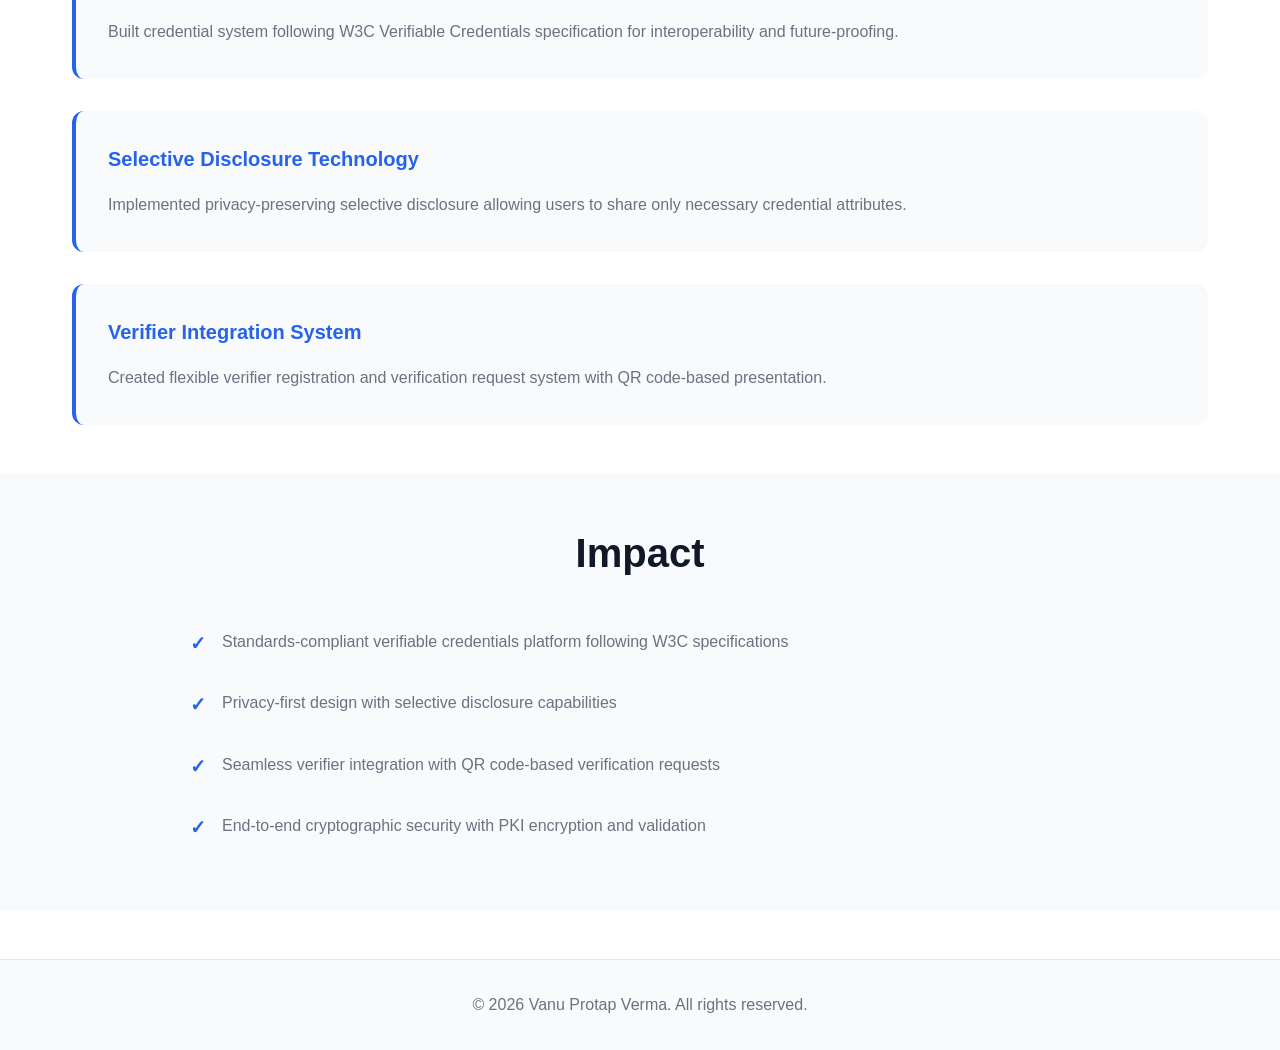
<file: project-verifiable-credential.html>
<!DOCTYPE html>
<html lang="en">
<head>
    <meta charset="UTF-8">
    <meta name="viewport" content="width=device-width, initial-scale=1.0">
    <title>Verifiable Credential Platform - Project Details</title>
    <link rel="stylesheet" href="styles.css">
    <link rel="stylesheet" href="project-detail.css">
    <link rel="stylesheet" href="https://cdnjs.cloudflare.com/ajax/libs/font-awesome/6.4.0/css/all.min.css">
</head>
<body>
    <!-- Navigation -->
    <nav class="navbar">
        <div class="nav-container">
            <a href="index.html" class="nav-logo">← Back to Portfolio</a>
            <button class="theme-toggle" id="themeToggle">
                <i class="fas fa-moon"></i>
            </button>
        </div>
    </nav>

    <!-- Project Header -->
    <section class="project-header">
        <div class="container">
            <h1 class="project-title-large">🔐 Verifiable Credential Platform</h1>
            <p class="project-subtitle">W3C Standard Verifiable Credentials System</p>
            <div class="project-meta">
                <span class="meta-item"><i class="fas fa-building"></i> Service NSW</span>
                <span class="meta-item"><i class="fas fa-certificate"></i> W3C Standards</span>
                <span class="meta-item"><i class="fas fa-eye-slash"></i> Selective Disclosure</span>
            </div>
        </div>
    </section>

    <!-- Project Overview -->
    <section class="section">
        <div class="container">
            <h2 class="section-title">Overview</h2>
            <div class="content-section">
                <p>A standards-based verifiable credential platform implementing W3C Verifiable Credentials specification. The system enables users to download cryptographically secure credentials and present them to verifiers with selective disclosure capabilities, ensuring privacy while maintaining verification integrity.</p>
            </div>
        </div>
    </section>

    <!-- Tech Stack -->
    <section class="section section-alt">
        <div class="container">
            <h2 class="section-title">Technology Stack</h2>
            <div class="tech-stack-grid">
                <div class="tech-stack-item">
                    <h3><i class="fas fa-certificate"></i> Credentials</h3>
                    <ul>
                        <li>W3C Verifiable Credentials</li>
                        <li>License Issuer Service</li>
                        <li>Selective Disclosure</li>
                    </ul>
                </div>
                <div class="tech-stack-item">
                    <h3><i class="fas fa-server"></i> Platform</h3>
                    <ul>
                        <li>Digital License Platform</li>
                        <li>Platform Vendor Integration</li>
                        <li>Verification Request System</li>
                    </ul>
                </div>
                <div class="tech-stack-item">
                    <h3><i class="fas fa-shield-alt"></i> Security</h3>
                    <ul>
                        <li>Auth0 Authentication</li>
                        <li>PKI Encryption</li>
                        <li>Cryptographic Verification</li>
                    </ul>
                </div>
                <div class="tech-stack-item">
                    <h3><i class="fas fa-check-double"></i> Verification</h3>
                    <ul>
                        <li>Verifier System Integration</li>
                        <li>QR Code Verification</li>
                        <li>Verifier Website Portal</li>
                    </ul>
                </div>
            </div>
        </div>
    </section>

    <!-- Key Features -->
    <section class="section">
        <div class="container">
            <h2 class="section-title">Key Features</h2>
            <div class="features-grid">
                <div class="feature-item">
                    <div class="feature-icon">📜</div>
                    <h3>W3C Standard Credentials</h3>
                    <p>Implements W3C Verifiable Credentials specification for interoperable, standards-based digital credentials.</p>
                </div>
                <div class="feature-item">
                    <div class="feature-icon">🔒</div>
                    <h3>Selective Disclosure</h3>
                    <p>Users can selectively share only required credential attributes during verification.</p>
                </div>
                <div class="feature-item">
                    <div class="feature-icon">🔗</div>
                    <h3>Verification Request Links</h3>
                    <p>Verifiers generate secure verification request links presented as QR codes.</p>
                </div>
                <div class="feature-item">
                    <div class="feature-icon">✅</div>
                    <h3>Cryptographic Validation</h3>
                    <p>PKI-based cryptographic verification ensures credential authenticity and integrity.</p>
                </div>
            </div>
        </div>
    </section>

    <!-- System Architecture -->
    <section class="section section-alt">
        <div class="container">
            <h2 class="section-title">System Architecture</h2>
            <div class="content-section">
                <h3>Download Flow</h3>
                <div class="architecture-diagram">
                    <img src="images/Verifiable Credential (Download flow).jpg" alt="Verifiable Credential Download Flow" style="max-width: 100%; height: auto; border-radius: 8px; margin: 2rem 0; box-shadow: 0 4px 12px rgba(0, 0, 0, 0.1);">
                </div>
                <ol class="architecture-list">
                    <li><strong>User Authentication:</strong> User logs in through Auth0 identity provider</li>
                    <li><strong>Identity Validation:</strong> Platform vendor validates user identity</li>
                    <li><strong>Data Retrieval:</strong> Digital License Platform retrieves user's licence data</li>
                    <li><strong>Credential Preparation:</strong> License Issuer prepares verifiable credential according to W3C standards</li>
                    <li><strong>PKI Encryption:</strong> PKI vendor encrypts the credential for secure transmission</li>
                    <li><strong>Mobile Delivery:</strong> Encrypted verifiable credential is delivered to Service NSW Mobile App</li>
                    <li><strong>Secure Storage:</strong> Credential is securely stored on the mobile device</li>
                </ol>

                <h3>Verification Flow</h3>
                <div class="architecture-diagram">
                    <img src="images/Verifiable Credential (Verify flow).jpg" alt="Verifiable Credential Verify Flow" style="max-width: 100%; height: auto; border-radius: 8px; margin: 2rem 0; box-shadow: 0 4px 12px rgba(0, 0, 0, 0.1);">
                </div>
                <ol class="architecture-list">
                    <li><strong>Verifier Registration:</strong> Verifier system registers and validates with the platform</li>
                    <li><strong>Request Generation:</strong> Platform vendor prepares verification request with required attributes</li>
                    <li><strong>QR Code Creation:</strong> Digital License Platform generates verification request link</li>
                    <li><strong>Verifier Display:</strong> Verification link is shown as QR code on verifier website</li>
                    <li><strong>User Scanning:</strong> User scans verification QR code using Service NSW Mobile App</li>
                    <li><strong>Selective Disclosure:</strong> User selects which credential attributes to share</li>
                    <li><strong>Verification Link:</strong> User verifies and shares selected data with verifier</li>
                    <li><strong>Cryptographic Validation:</strong> Platform performs cryptographic verification of shared credential</li>
                    <li><strong>Result Delivery:</strong> Verification response is sent to verifier system</li>
                    <li><strong>Confirmation:</strong> Verifier receives verification result on their website</li>
                </ol>
            </div>
        </div>
    </section>

    <!-- Technical Highlights -->
    <section class="section">
        <div class="container">
            <h2 class="section-title">Technical Highlights</h2>
            <div class="challenges-list">
                <div class="challenge-item">
                    <h3>W3C Standards Implementation</h3>
                    <p>Built credential system following W3C Verifiable Credentials specification for interoperability and future-proofing.</p>
                </div>
                
                <div class="challenge-item">
                    <h3>Selective Disclosure Technology</h3>
                    <p>Implemented privacy-preserving selective disclosure allowing users to share only necessary credential attributes.</p>
                </div>
                
                <div class="challenge-item">
                    <h3>Verifier Integration System</h3>
                    <p>Created flexible verifier registration and verification request system with QR code-based presentation.</p>
                </div>
            </div>
        </div>
    </section>

    <!-- Results -->
    <section class="section section-alt">
        <div class="container">
            <h2 class="section-title">Impact</h2>
            <div class="content-section">
                <ul class="achievement-list">
                    <li>Standards-compliant verifiable credentials platform following W3C specifications</li>
                    <li>Privacy-first design with selective disclosure capabilities</li>
                    <li>Seamless verifier integration with QR code-based verification requests</li>
                    <li>End-to-end cryptographic security with PKI encryption and validation</li>
                </ul>
            </div>
        </div>
    </section>

    <!-- Footer -->
    <footer class="footer">
        <div class="container">
            <p>&copy; <span id="currentYear"></span> Vanu Protap Verma. All rights reserved.</p>
        </div>
    </footer>

    <script>
        // Theme Toggle
        const themeToggle = document.getElementById('themeToggle');
        const htmlElement = document.documentElement;

        function setTheme(theme) {
            htmlElement.setAttribute('data-theme', theme);
            localStorage.setItem('theme', theme);
            
            const icon = themeToggle.querySelector('i');
            if (theme === 'dark') {
                icon.classList.remove('fa-moon');
                icon.classList.add('fa-sun');
            } else {
                icon.classList.remove('fa-sun');
                icon.classList.add('fa-moon');
            }
        }

        const currentTheme = localStorage.getItem('theme') || 'light';
        setTheme(currentTheme);

        themeToggle.addEventListener('click', () => {
            const newTheme = htmlElement.getAttribute('data-theme') === 'dark' ? 'light' : 'dark';
            setTheme(newTheme);
        });

        // Set current year
        document.getElementById('currentYear').textContent = new Date().getFullYear();
    </script>
</body>
</html>
</file>
<file: styles.css>
/* Resume-Style Portfolio CSS */

/* CSS Variables for Theming */
:root {
    --primary-color: #2563eb;
    --secondary-color: #7c3aed;
    --accent-color: #10b981;
    --bg-primary: #ffffff;
    --bg-secondary: #f9fafb;
    --bg-sidebar: #f8fafc;
    --text-primary: #111827;
    --text-secondary: #6b7280;
    --border-color: #e5e7eb;
    --shadow: 0 1px 3px rgba(0, 0, 0, 0.1);
    --shadow-md: 0 4px 6px rgba(0, 0, 0, 0.1);
    --shadow-lg: 0 10px 15px rgba(0, 0, 0, 0.1);
}

[data-theme='dark'] {
    --primary-color: #3b82f6;
    --secondary-color: #8b5cf6;
    --accent-color: #34d399;
    --bg-primary: #1f2937;
    --bg-secondary: #111827;
    --bg-sidebar: #1a1f2e;
    --text-primary: #f9fafb;
    --text-secondary: #d1d5db;
    --border-color: #374151;
}

/* Reset and Base Styles */
* {
    margin: 0;
    padding: 0;
    box-sizing: border-box;
}

html {
    scroll-behavior: smooth;
}

body {
    font-family: -apple-system, BlinkMacSystemFont, 'Segoe UI', Roboto, 'Helvetica Neue', Arial, sans-serif;
    line-height: 1.6;
    color: var(--text-primary);
    background-color: var(--bg-primary);
    overflow-x: hidden;
}

/* Theme Toggle Button */
.theme-toggle {
    position: fixed;
    top: 20px;
    right: 20px;
    z-index: 1000;
    width: 50px;
    height: 50px;
    border-radius: 50%;
    background-color: var(--primary-color);
    color: white;
    border: none;
    cursor: pointer;
    box-shadow: var(--shadow-lg);
    transition: all 0.3s ease;
    display: flex;
    align-items: center;
    justify-content: center;
    font-size: 1.25rem;
}

.theme-toggle:hover {
    transform: scale(1.1);
    box-shadow: 0 15px 25px rgba(0, 0, 0, 0.2);
}

/* Main Layout Container */
.resume-container {
    display: flex;
    min-height: 100vh;
}

/* Left Sidebar (Fixed) */
.sidebar {
    width: 450px;
    background-color: var(--bg-sidebar);
    border-right: 1px solid var(--border-color);
    position: fixed;
    top: 0;
    left: 0;
    height: 100vh;
    overflow-y: auto;
    z-index: 100;
}

.sidebar-content {
    padding: 2rem 1.5rem;
}

/* Profile Section */
.profile-section {
    text-align: center;
    padding-bottom: 2rem;
    border-bottom: 2px solid var(--border-color);
    margin-bottom: 2rem;
}

.profile-image {
    width: 120px;
    height: 120px;
    border-radius: 50%;
    background: linear-gradient(135deg, var(--primary-color), var(--secondary-color));
    margin: 0 auto 1rem;
    display: flex;
    align-items: center;
    justify-content: center;
    box-shadow: var(--shadow-md);
    position: relative;
    overflow: hidden;
}

.profile-photo {
    width: 100%;
    height: 100%;
    object-fit: cover;
    border-radius: 50%;
}

.profile-initials {
    font-size: 3rem;
    font-weight: bold;
    color: white;
}

.profile-name {
    font-size: 1.75rem;
    font-weight: 700;
    color: var(--text-primary);
    margin-bottom: 0.25rem;
}

.profile-title {
    font-size: 1.1rem;
    color: var(--primary-color);
    font-weight: 600;
}

/* Sidebar Sections */
.sidebar-section {
    margin-bottom: 2rem;
}

/* Sidebar Contact Icons */
.sidebar-contact-icons {
    display: flex;
    flex-direction: column;
    gap: 0.75rem;
    margin-top: 0.5rem;
}

.sidebar-contact-link {
    display: flex;
    align-items: center;
    gap: 0.75rem;
    padding: 0.6rem 1rem;
    background: var(--bg-secondary);
    border-radius: 8px;
    color: var(--text-primary);
    text-decoration: none;
    transition: all 0.3s ease;
    font-size: 0.9rem;
    border: 1px solid var(--border-color);
}

.sidebar-contact-link i {
    color: var(--primary-color);
    font-size: 1.1rem;
    width: 20px;
    text-align: center;
}

.sidebar-contact-link span {
    word-break: break-all;
}

.sidebar-contact-link:hover {
    background: var(--primary-color);
    color: white;
    transform: translateX(3px);
    border-color: var(--primary-color);
}

.sidebar-contact-link:hover i {
    color: white;
}

.sidebar-heading {
    font-size: 1rem;
    font-weight: 700;
    color: var(--text-primary);
    text-transform: uppercase;
    letter-spacing: 0.5px;
    margin-bottom: 1rem;
    padding-bottom: 0.5rem;
    border-bottom: 2px solid var(--primary-color);
}

.about-content {
    font-size: 0.9rem;
    line-height: 1.7;
    color: var(--text-secondary);
}

.about-content p {
    margin-bottom: 0.75rem;
}

/* Skills in Sidebar */
.sidebar #skillsContainer {
    display: flex;
    flex-direction: column;
    gap: 1rem;
}

.sidebar .skill-category h3 {
    font-size: 0.85rem;
    font-weight: 600;
    color: var(--text-primary);
    margin-bottom: 0.5rem;
}

.sidebar .skill-list {
    display: flex;
    flex-wrap: wrap;
    gap: 0.4rem;
}

.sidebar .skill-item {
    display: inline-block;
    padding: 0.25rem 0.6rem;
    background-color: var(--bg-primary);
    color: var(--text-secondary);
    border-radius: 4px;
    font-size: 0.8rem;
    border: 1px solid var(--border-color);
}

/* Contact List */
.contact-list {
    display: flex;
    flex-direction: column;
    gap: 0.75rem;
}

.sidebar .contact-list {
    /* Sidebar specific styles if needed */
}

.main-content .contact-list {
    display: grid;
    grid-template-columns: repeat(auto-fit, minmax(250px, 1fr));
    gap: 1rem;
    margin-top: 1rem;
}

.contact-list .contact-method {
    display: flex;
    align-items: center;
    gap: 0.75rem;
    padding: 0.5rem;
    background-color: var(--bg-primary);
    border-radius: 6px;
    text-decoration: none;
    color: var(--text-secondary);
    font-size: 0.9rem;
    transition: all 0.3s ease;
    border: 1px solid var(--border-color);
}

.main-content .contact-list .contact-method {
    padding: 1rem;
    background-color: var(--bg-secondary);
    font-size: 1rem;
}

.contact-list .contact-method:hover {
    background-color: var(--primary-color);
    color: white;
    transform: translateX(5px);
}

.main-content .contact-list .contact-method:hover {
    transform: translateY(-3px);
}

.contact-list .contact-method i {
    font-size: 1.1rem;
    width: 20px;
    text-align: center;
}

/* Social Links in Sidebar */
.sidebar .social-links {
    display: flex;
    gap: 1rem;
    justify-content: center;
    margin-top: 1rem;
}

.sidebar .social-link {
    width: 40px;
    height: 40px;
    border-radius: 50%;
    background-color: var(--bg-primary);
    color: var(--text-primary);
    display: flex;
    align-items: center;
    justify-content: center;
    text-decoration: none;
    font-size: 1.2rem;
    transition: all 0.3s ease;
    border: 1px solid var(--border-color);
}

.sidebar .social-link:hover {
    background-color: var(--primary-color);
    color: white;
    transform: translateY(-3px);
}

/* Main Content Area (Scrollable) */
.main-content {
    margin-left: 450px;
    flex: 1;
    padding: 3rem;
    background-color: var(--bg-primary);
}

/* Content Sections */
.content-section {
    margin-bottom: 3rem;
}

.content-heading {
    font-size: 2rem;
    font-weight: 700;
    color: var(--text-primary);
    margin-bottom: 2rem;
    position: relative;
    padding-bottom: 0.75rem;
}

.content-heading::after {
    content: '';
    position: absolute;
    bottom: 0;
    left: 0;
    width: 60px;
    height: 4px;
    background: linear-gradient(90deg, var(--primary-color), var(--secondary-color));
    border-radius: 2px;
}

/* Experience List */
.experience-list {
    display: flex;
    flex-direction: column;
    gap: 2.5rem;
}

.timeline-item {
    position: relative;
    padding-left: 2rem;
    border-left: 2px solid var(--border-color);
}

.timeline-item::before {
    content: '';
    position: absolute;
    left: -6px;
    top: 0;
    width: 10px;
    height: 10px;
    border-radius: 50%;
    background-color: var(--primary-color);
    box-shadow: 0 0 0 4px var(--bg-primary);
}

.timeline-date {
    font-size: 0.9rem;
    color: var(--primary-color);
    font-weight: 600;
    margin-bottom: 0.5rem;
}

.timeline-company {
    font-size: 1.5rem;
    font-weight: 700;
    color: var(--text-primary);
    margin-bottom: 0.25rem;
}

.timeline-role {
    font-size: 1.1rem;
    color: var(--text-secondary);
    font-weight: 600;
    margin-bottom: 1rem;
}

.timeline-description {
    color: var(--text-secondary);
    line-height: 1.8;
}

.timeline-description p {
    margin-bottom: 1rem;
}

.timeline-description ul {
    list-style: none;
    padding-left: 0;
}

.timeline-description li {
    padding-left: 1.5rem;
    margin-bottom: 0.75rem;
    position: relative;
}

.timeline-description li::before {
    content: '▸';
    position: absolute;
    left: 0;
    color: var(--primary-color);
    font-weight: bold;
}

/* Experience Projects Cards */
.experience-projects {
    margin-top: 1.5rem;
}

.experience-projects-heading {
    font-weight: 600;
    color: var(--primary-color);
    margin-bottom: 1rem;
    font-size: 1.1rem;
}

.experience-projects-grid {
    display: flex;
    flex-direction: column;
    gap: 1rem;
}

.experience-project-card {
    background-color: var(--bg-secondary);
    padding: 1.25rem;
    border-radius: 10px;
    border-left: 4px solid var(--primary-color);
    transition: all 0.3s ease;
}

.experience-project-image {
    width: 100%;
    height: 180px;
    border-radius: 8px;
    overflow: hidden;
    margin-bottom: 1rem;
    background: linear-gradient(135deg, var(--primary-color), var(--secondary-color));
}

.experience-project-image img {
    width: 100%;
    height: 100%;
    object-fit: cover;
}

.experience-project-card:hover {
    transform: translateX(5px);
    box-shadow: var(--shadow-md);
}

.experience-project-header {
    display: flex;
    justify-content: space-between;
    align-items: start;
    margin-bottom: 0.75rem;
    gap: 1rem;
}

.experience-project-name {
    font-size: 1.1rem;
    font-weight: 700;
    color: var(--text-primary);
    margin: 0;
}

.experience-project-link {
    font-size: 0.85rem;
    color: var(--primary-color);
    text-decoration: none;
    white-space: nowrap;
    font-weight: 600;
}

.experience-project-link:hover {
    text-decoration: underline;
}

.experience-project-description {
    font-size: 0.95rem;
    color: var(--text-secondary);
    margin-bottom: 0.75rem;
    line-height: 1.6;
}

.experience-project-tech {
    display: flex;
    flex-wrap: wrap;
    gap: 0.5rem;
    margin-bottom: 0.75rem;
}

.tech-tag {
    display: inline-block;
    padding: 0.25rem 0.6rem;
    background-color: var(--bg-primary);
    color: var(--primary-color);
    border-radius: 4px;
    font-size: 0.8rem;
    font-weight: 500;
    border: 1px solid var(--border-color);
}

.experience-project-highlights {
    list-style: none;
    padding-left: 0;
    margin: 0;
}

.experience-project-highlights li {
    padding-left: 1.25rem;
    margin-bottom: 0.5rem;
    position: relative;
    font-size: 0.9rem;
    color: var(--text-secondary);
    line-height: 1.6;
}

.experience-project-highlights li::before {
    content: '✓';
    position: absolute;
    left: 0;
    color: var(--primary-color);
    font-weight: bold;
}

/* Responsibilities List */
.responsibilities-list {
    list-style: none;
    padding-left: 0;
    margin-top: 1rem;
}

.responsibilities-list li {
    padding-left: 1.5rem;
    margin-bottom: 0.75rem;
    position: relative;
    color: var(--text-secondary);
    line-height: 1.8;
}

.responsibilities-list li::before {
    content: '▸';
    position: absolute;
    left: 0;
    color: var(--primary-color);
    font-weight: bold;
}

/* highlights List */
.highlights-list {
    list-style: none;
    padding-left: 0;
    margin-top: 1rem;
}

.highlights-list li {
    padding-left: 1.5rem;
    margin-bottom: 0.75rem;
    position: relative;
    color: var(--text-secondary);
    line-height: 1.8;
}

.highlights-list li::before {
    content: '▸';
    position: absolute;
    left: 0;
    color: var(--primary-color);
    font-weight: bold;
}

/* Projects List */
.projects-list {
    display: grid;
    grid-template-columns: repeat(auto-fill, minmax(300px, 1fr));
    gap: 2rem;
}

.project-card {
    background-color: var(--bg-secondary);
    border: 1px solid var(--border-color);
    border-radius: 12px;
    padding: 1.5rem;
    transition: all 0.3s ease;
    cursor: pointer;
}

.project-card:hover {
    transform: translateY(-5px);
    box-shadow: var(--shadow-lg);
    border-color: var(--primary-color);
}

.project-image {
    width: 100%;
    height: 180px;
    background: linear-gradient(135deg, var(--primary-color), var(--secondary-color));
    border-radius: 12px 12px 0 0;
    display: flex;
    align-items: center;
    justify-content: center;
    font-size: 4rem;
    margin: -1.5rem -1.5rem 1rem -1.5rem;
    overflow: hidden;
}

.project-image img {
    width: 100%;
    height: 100%;
    object-fit: cover;
}

.project-title {
    font-size: 1.25rem;
    font-weight: 700;
    color: var(--text-primary);
    margin-bottom: 0.75rem;
}

.project-description {
    color: var(--text-secondary);
    font-size: 0.95rem;
    line-height: 1.6;
    margin-bottom: 1rem;
}

.project-tags {
    display: flex;
    flex-wrap: wrap;
    gap: 0.5rem;
    margin-bottom: 1rem;
}

.tag {
    display: inline-block;
    padding: 0.25rem 0.75rem;
    background-color: var(--primary-color);
    color: white;
    border-radius: 20px;
    font-size: 0.8rem;
    font-weight: 500;
}

.project-links {
    display: flex;
    gap: 1rem;
    flex-wrap: wrap;
}

.project-link {
    display: inline-flex;
    align-items: center;
    gap: 0.5rem;
    padding: 0.5rem 1rem;
    background-color: var(--bg-primary);
    color: var(--text-primary);
    text-decoration: none;
    border-radius: 6px;
    font-size: 0.9rem;
    font-weight: 600;
    transition: all 0.3s ease;
    border: 1px solid var(--border-color);
}

.project-link:hover {
    background-color: var(--primary-color);
    color: white;
    border-color: var(--primary-color);
}

/* Education List */
#educationList {
    display: flex;
    flex-direction: column;
    gap: 2rem;
}

.education-item {
    background-color: var(--bg-secondary);
    padding: 1.5rem;
    border-radius: 12px;
    border-left: 4px solid var(--primary-color);
}

.education-degree {
    font-size: 1.25rem;
    font-weight: 700;
    color: var(--text-primary);
    margin-bottom: 0.5rem;
}

.education-school {
    font-size: 1.1rem;
    color: var(--text-secondary);
    font-weight: 600;
    margin-bottom: 0.25rem;
}

.education-date {
    font-size: 0.9rem;
    color: var(--primary-color);
    font-weight: 600;
    margin-bottom: 0.5rem;
}

.education-result {
    font-size: 0.9rem;
    color: var(--text-secondary);
    font-weight: 500;
    margin-bottom: 1rem;
}

.education-description {
    color: var(--text-secondary);
    line-height: 1.7;
}

/* Certifications List */
#certificationsList {
    display: flex;
    flex-direction: column;
    gap: 2rem;
}

.certification-item {
    background-color: var(--bg-secondary);
    padding: 1.5rem;
    border-radius: 12px;
    border-left: 4px solid var(--secondary-color);
}

.certification-name {
    font-size: 1.25rem;
    font-weight: 700;
    color: var(--text-primary);
    margin-bottom: 0.5rem;
}

.certification-issuer {
    font-size: 1.1rem;
    color: var(--text-secondary);
    font-weight: 600;
    margin-bottom: 0.25rem;
}

.certification-date {
    font-size: 0.9rem;
    color: var(--secondary-color);
    font-weight: 600;
    margin-bottom: 0.5rem;
}

.certification-id {
    font-size: 0.85rem;
    color: var(--text-secondary);
    margin-bottom: 0.75rem;
}

.certification-link {
    display: inline-flex;
    align-items: center;
    gap: 0.5rem;
    padding: 0.5rem 1rem;
    background-color: var(--secondary-color);
    color: white;
    text-decoration: none;
    border-radius: 6px;
    font-size: 0.9rem;
    font-weight: 600;
    transition: all 0.3s ease;
}

.certification-link:hover {
    background-color: var(--primary-color);
    transform: translateY(-2px);
}

/* Footer */
.main-footer {
    margin-top: 4rem;
    padding-top: 2rem;
    border-top: 1px solid var(--border-color);
    text-align: center;
    color: var(--text-secondary);
    font-size: 0.9rem;
}

/* Scrollbar Styling */
.sidebar::-webkit-scrollbar {
    width: 6px;
}

.sidebar::-webkit-scrollbar-track {
    background: var(--bg-sidebar);
}

.sidebar::-webkit-scrollbar-thumb {
    background: var(--border-color);
    border-radius: 3px;
}

.sidebar::-webkit-scrollbar-thumb:hover {
    background: var(--primary-color);
}

/* Responsive Design */
@media (max-width: 1024px) {
    .sidebar {
        width: 300px;
    }
    
    .main-content {
        margin-left: 300px;
        padding: 2rem;
    }
}

@media (max-width: 768px) {
    .resume-container {
        display: grid;
        grid-template-columns: 1fr;
        grid-template-areas:
            "profile"
            "about"
            "highlights"
            "experience"
            "skills"
            "education"
            "certifications"
            "projects"
            "contact"
            "footer";
    }
    
    .sidebar {
        position: relative;
        width: 100%;
        height: auto;
        border-right: none;
        border-bottom: none;
        display: contents;
    }
    
    .sidebar-content {
        display: contents;
    }
    
    .profile-section {
        grid-area: profile;
        border-bottom: 2px solid var(--border-color);
        padding-bottom: 2rem;
        margin-bottom: 0;
    }
    
    .sidebar-section:has(#sidebarContactIcons) {
        display: none;
    }
    
    .sidebar-section:has(#skillsContainer) {
        grid-area: skills;
        padding: 0 1rem;
    }
    
    .main-content {
        margin-left: 0;
        padding: 0;
        display: contents;
    }
    
    #about {
        grid-area: about;
        padding: 2rem 1rem;
    }
    
    #responsibilitiesSection {
        grid-area: highlights;
        padding: 2rem 1rem;
    }
    
    #experience {
        grid-area: experience;
        padding: 2rem 1rem;
    }
    
    #education {
        grid-area: education;
        padding: 2rem 1rem;
    }
    
    #certifications {
        grid-area: certifications;
        padding: 2rem 1rem;
    }
    
    #projects {
        grid-area: projects;
        padding: 2rem 1rem;
    }
    
    #contact {
        grid-area: contact;
        padding: 2rem 1rem;
    }
    
    .main-footer {
        grid-area: footer;
        padding: 2rem 1rem;
        margin-top: 0;
    }
    
    .theme-toggle {
        top: 10px;
        right: 10px;
        width: 45px;
        height: 45px;
        font-size: 1.1rem;
    }
    
    .profile-image {
        width: 100px;
        height: 100px;
    }
    
    .profile-initials {
        font-size: 2.5rem;
    }
    
    .profile-name {
        font-size: 1.5rem;
    }
    
    .content-heading {
        font-size: 1.5rem;
    }
    
    .projects-list {
        grid-template-columns: 1fr;
    }
}

/* Print Styles */
@media print {
    .theme-toggle {
        display: none;
    }
    
    .sidebar {
        position: relative;
        width: 300px;
    }
    
    .main-content {
        margin-left: 300px;
    }
    
    .project-card,
    .education-item {
        break-inside: avoid;
    }
}
</file>
<file: project-detail.css>
/* Project Detail Page Styles */

/* Navigation */
.navbar {
    position: fixed;
    top: 0;
    left: 0;
    right: 0;
    background-color: var(--bg-primary);
    border-bottom: 1px solid var(--border-color);
    padding: 1rem 0;
    z-index: 1000;
    box-shadow: var(--shadow-md);
}

.nav-container {
    max-width: 1200px;
    margin: 0 auto;
    padding: 0 2rem;
    display: flex;
    justify-content: space-between;
    align-items: center;
}

.nav-logo {
    color: var(--text-primary);
    text-decoration: none;
    font-weight: 600;
    font-size: 1rem;
    transition: color 0.3s ease;
}

.nav-logo:hover {
    color: var(--primary-color);
}

.container {
    max-width: 1200px;
    margin: 0 auto;
    padding: 0 2rem;
}

.section {
    padding: 3rem 0;
}

.section-title {
    font-size: 2.5rem;
    font-weight: 700;
    color: var(--text-primary);
    margin-bottom: 2rem;
    text-align: center;
}

.project-header {
    padding: 120px 2rem 60px;
    background: linear-gradient(135deg, var(--primary-color) 0%, var(--secondary-color) 100%);
    color: white;
    text-align: center;
}

.project-header .container {
    padding: 0 2rem;
}

.project-title-large {
    font-size: 3rem;
    font-weight: 700;
    margin-bottom: 0.5rem;
}

.project-subtitle {
    font-size: 1.5rem;
    opacity: 0.95;
    margin-bottom: 1.5rem;
}

.project-meta {
    display: flex;
    gap: 2rem;
    justify-content: center;
    margin-bottom: 2rem;
    flex-wrap: wrap;
}

.meta-item {
    display: flex;
    align-items: center;
    gap: 0.5rem;
    font-size: 1.1rem;
}

.meta-item i {
    opacity: 0.8;
}

.project-links-header {
    display: flex;
    gap: 1rem;
    justify-content: center;
    flex-wrap: wrap;
}

.btn {
    display: inline-flex;
    align-items: center;
    gap: 0.5rem;
    padding: 0.75rem 1.5rem;
    border-radius: 8px;
    text-decoration: none;
    font-weight: 600;
    transition: all 0.3s ease;
}

.btn-primary {
    background-color: white;
    color: var(--primary-color);
}

.btn-primary:hover {
    transform: translateY(-2px);
    box-shadow: 0 8px 16px rgba(0, 0, 0, 0.2);
}

.btn-secondary {
    background-color: transparent;
    color: white;
    border: 2px solid white;
}

.btn-secondary:hover {
    background-color: white;
    color: var(--primary-color);
    transform: translateY(-2px);
}

.section-alt {
    background-color: var(--bg-secondary);
}

.content-section {
    max-width: 900px;
    margin: 0 auto;
    line-height: 1.8;
}

.content-section h3 {
    color: var(--primary-color);
    margin-top: 2rem;
    margin-bottom: 1rem;
    font-size: 1.5rem;
}

.content-section p {
    margin-bottom: 1.5rem;
    color: var(--text-secondary);
}

.content-section ol {
    margin-left: 1.5rem;
}

.content-section li {
    margin-bottom: 0.75rem;
    color: var(--text-secondary);
}

.content-section strong {
    color: var(--text-primary);
}

/* Tech Stack Grid */
.tech-stack-grid {
    display: grid;
    grid-template-columns: repeat(auto-fit, minmax(280px, 1fr));
    gap: 2rem;
    margin-top: 2rem;
}

.tech-stack-item {
    background-color: var(--bg-primary);
    padding: 2rem;
    border-radius: 12px;
    box-shadow: 0 4px 12px rgba(0, 0, 0, 0.08);
    transition: all 0.3s ease;
}

.tech-stack-item:hover {
    transform: translateY(-5px);
    box-shadow: 0 8px 24px rgba(0, 0, 0, 0.12);
}

.tech-stack-item h3 {
    color: var(--primary-color);
    margin-bottom: 1rem;
    display: flex;
    align-items: center;
    gap: 0.5rem;
    font-size: 1.25rem;
}

.tech-stack-item ul {
    list-style: none;
    padding: 0;
}

.tech-stack-item li {
    padding: 0.5rem 0;
    color: var(--text-secondary);
    border-bottom: 1px solid var(--border-color);
}

.tech-stack-item li:last-child {
    border-bottom: none;
}

.tech-stack-item strong {
    color: var(--text-primary);
    font-weight: 600;
}

/* Features Grid */
.features-grid {
    display: grid;
    grid-template-columns: repeat(auto-fit, minmax(300px, 1fr));
    gap: 2rem;
    margin-top: 2rem;
}

.feature-item {
    text-align: center;
    padding: 2rem;
    background-color: var(--bg-secondary);
    border-radius: 12px;
    transition: all 0.3s ease;
}

.feature-item:hover {
    transform: translateY(-5px);
    box-shadow: 0 8px 24px rgba(0, 0, 0, 0.1);
}

.feature-icon {
    font-size: 3rem;
    margin-bottom: 1rem;
}

.feature-item h3 {
    color: var(--primary-color);
    margin-bottom: 0.75rem;
    font-size: 1.25rem;
}

.feature-item p {
    color: var(--text-secondary);
    line-height: 1.6;
}

/* Architecture Diagram */
.architecture-diagram {
    background-color: var(--bg-primary);
    border: 2px solid var(--border-color);
    border-radius: 12px;
    padding: 2rem;
    margin: 2rem 0;
    overflow-x: auto;
}

.diagram {
    font-family: 'Courier New', monospace;
    font-size: 0.9rem;
    line-height: 1.5;
    color: var(--text-primary);
    margin: 0;
    white-space: pre;
}

/* Architecture List */
.architecture-list {
    margin-left: 1.5rem;
    margin-top: 1rem;
}

.architecture-list li {
    margin-bottom: 1rem;
    color: var(--text-secondary);
    line-height: 1.8;
}

.architecture-list strong {
    color: var(--text-primary);
    font-weight: 600;
}

/* Challenges List */
.challenges-list {
    display: flex;
    flex-direction: column;
    gap: 2rem;
    margin-top: 2rem;
}

.challenge-item {
    background-color: var(--bg-secondary);
    padding: 2rem;
    border-radius: 12px;
    border-left: 4px solid var(--primary-color);
}

.challenge-item h3 {
    color: var(--primary-color);
    margin-bottom: 1rem;
    font-size: 1.25rem;
}

.challenge-item p {
    color: var(--text-secondary);
    line-height: 1.8;
    margin-bottom: 1rem;
}

.challenge-item p:last-child {
    margin-bottom: 0;
}

/* Achievement List */
.achievement-list {
    list-style: none;
    padding: 0;
    margin-top: 1rem;
}

.achievement-list li {
    padding: 0.75rem 0 0.75rem 2rem;
    position: relative;
    color: var(--text-secondary);
    line-height: 1.6;
}

.achievement-list li::before {
    content: '✓';
    position: absolute;
    left: 0;
    color: var(--primary-color);
    font-weight: bold;
    font-size: 1.2rem;
}

/* Footer */
.footer {
    background-color: var(--bg-secondary);
    padding: 2rem 0;
    text-align: center;
    border-top: 1px solid var(--border-color);
    margin-top: 3rem;
}

.footer p {
    color: var(--text-secondary);
    margin: 0;
}

/* Responsive Design */
@media (max-width: 768px) {
    .nav-container {
        padding: 0 1.25rem;
    }
    
    .container {
        padding: 0 1.25rem;
    }
    
    .section {
        padding: 2rem 0;
    }
    
    .project-header {
        padding: 100px 1.25rem 40px;
    }
    
    .project-header .container {
        padding: 0 1rem;
    }
    
    .project-title-large {
        font-size: 2rem;
    }
    
    .project-subtitle {
        font-size: 1.2rem;
    }
    
    .project-meta {
        gap: 1rem;
        font-size: 0.95rem;
    }
    
    .tech-stack-grid,
    .features-grid {
        grid-template-columns: 1fr;
    }
    
    .architecture-diagram {
        padding: 1rem;
    }
    
    .diagram {
        font-size: 0.75rem;
    }
    
    .challenge-item,
    .tech-stack-item {
        padding: 1.5rem;
    }
}
</file>
